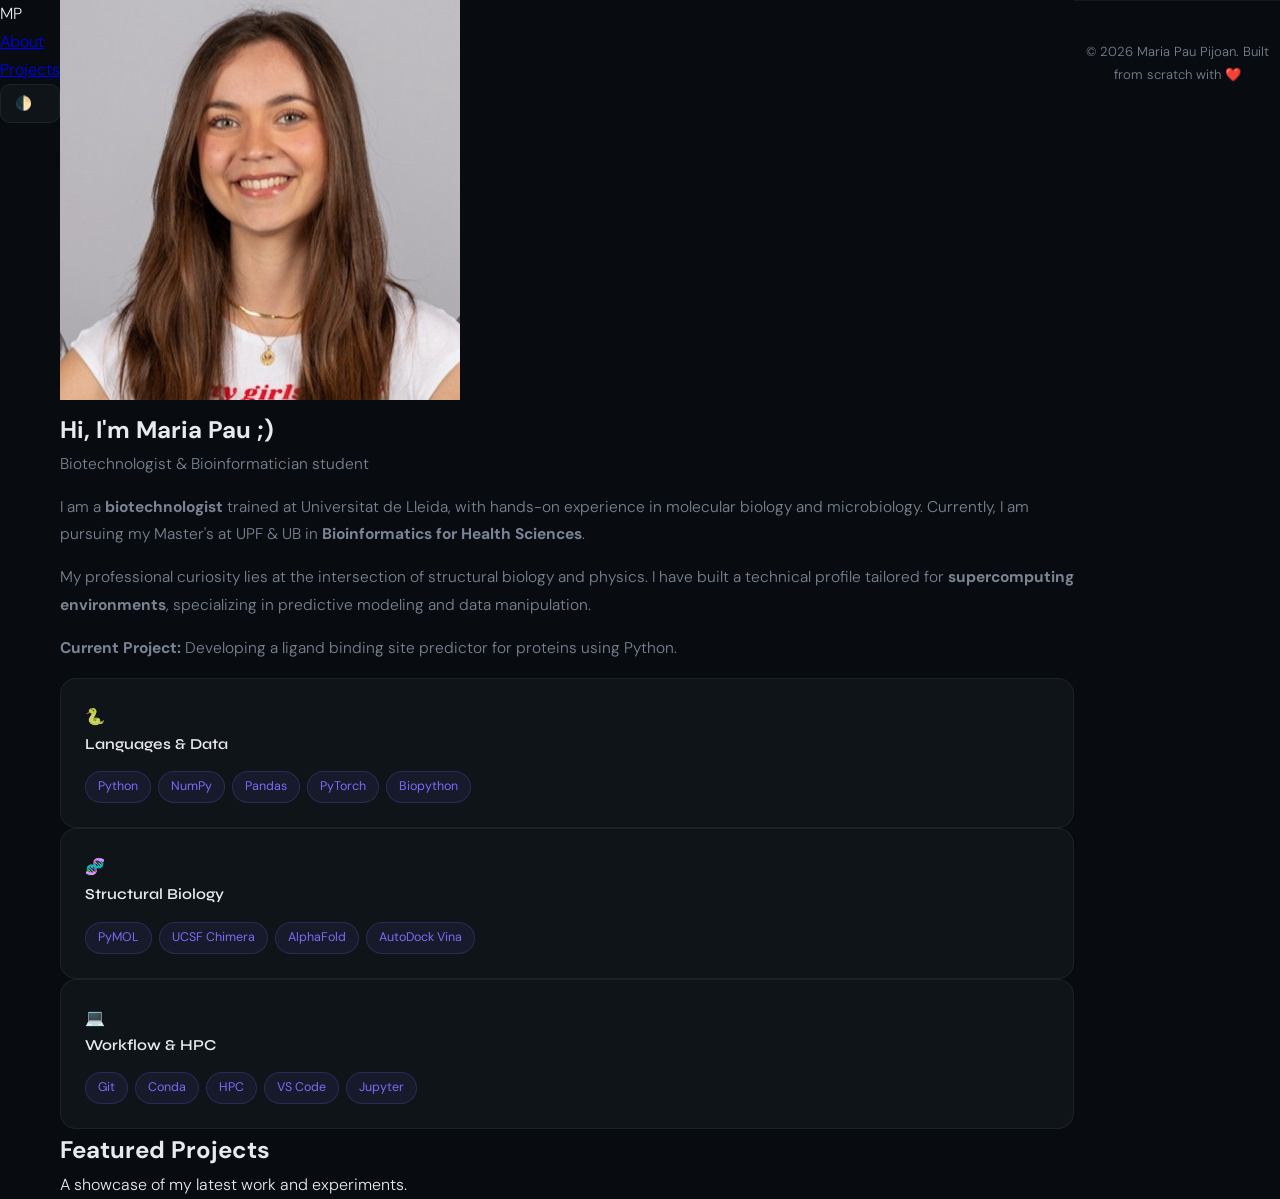
<file: myFirstHTML.html>
<!DOCTYPE html> 
<html lang="en">
<head>
    <meta charset="UTF-8">
    <meta name="viewport" content="width=device-width, initial-scale=1">
    <title>Maria Pau | Biotechnologist & Bioinformatitian student</title>
    <link rel="stylesheet" href="style.css">
</head>
<body>
    <nav class="navbar">
        <div class="logo">MP</div>
        <ul class="nav-links">
            <li><a href="#about">About</a></li>
            <li><a href="#projects">Projects</a></li>
            <li><button id="theme-toggle" aria-label="Toggle Dark Mode">🌓</button></li>
        </ul>
    </nav>

    <main>
        <section id="about" class="section">
            <div class="about-container">
                <img src="my-photo.jpg" alt="Maria Pau" class="profile-photo">
                <div class="about-text">
                    <h1>Hi, I'm Maria Pau ;)</h1>
                    <p class="subtitle">Biotechnologist & Bioinformatician student </p>
                </div>
            <div class="about-text">               
                <div class="card about-bio">
                    <p>
                        I am a <strong>biotechnologist</strong> trained at Universitat de Lleida, with hands-on experience in molecular biology and microbiology. Currently, I am pursuing my Master's at <span>UPF & UB</span> in <strong>Bioinformatics for Health Sciences</strong>.
                    </p>
                    <p>
                        My professional curiosity lies at the intersection of <span>structural biology and physics</span>. I have built a technical profile tailored for <strong>supercomputing environments</strong>, specializing in predictive modeling and data manipulation.
                    </p>
                    <p>
                        <strong>Current Project:</strong> Developing a <span>ligand binding site predictor</span> for proteins using Python.
                    </p>
                </div>

                <div class="skills-grid">
                    <div class="skill-card">
                        <div class="card-header">
                            <div class="icon-circle">🐍</div>
                            <h4>Languages & Data</h4>
                        </div>
                        <div class="tags">
                            <span>Python</span><span>NumPy</span><span>Pandas</span><span>PyTorch</span><span>Biopython</span>
                        </div>
                    </div>

                    <div class="skill-card">
                        <div class="card-header">
                            <div class="icon-circle">🧬</div>
                            <h4>Structural Biology</h4>
                        </div>
                        <div class="tags">
                            <span>PyMOL</span><span>UCSF Chimera</span><span>AlphaFold</span><span>AutoDock Vina</span>
                        </div>
                    </div>

                    <div class="skill-card">
                        <div class="card-header">
                            <div class="icon-circle">💻</div>
                            <h4>Workflow & HPC</h4>
                        </div>
                        <div class="tags">
                            <span>Git</span><span>Conda</span><span>HPC</span><span>VS Code</span><span>Jupyter</span>
                        </div>
                    </div>
                </div>
            </div>
            
        </section>

        <section id="projects" class="section">
            <div class="section-header">
                <h2>Featured Projects</h2>
                <p>A showcase of my latest work and experiments.</p>
            </div>
            
            <div class="project-grid"></div>
        </section>
    </main>

    <footer class="footer">
        <p>&copy; 2026 Maria Pau Pijoan. Built from scratch with ❤️</p>
    </footer>

    <script src="script.js"></script>
</body>
</html>
</file>
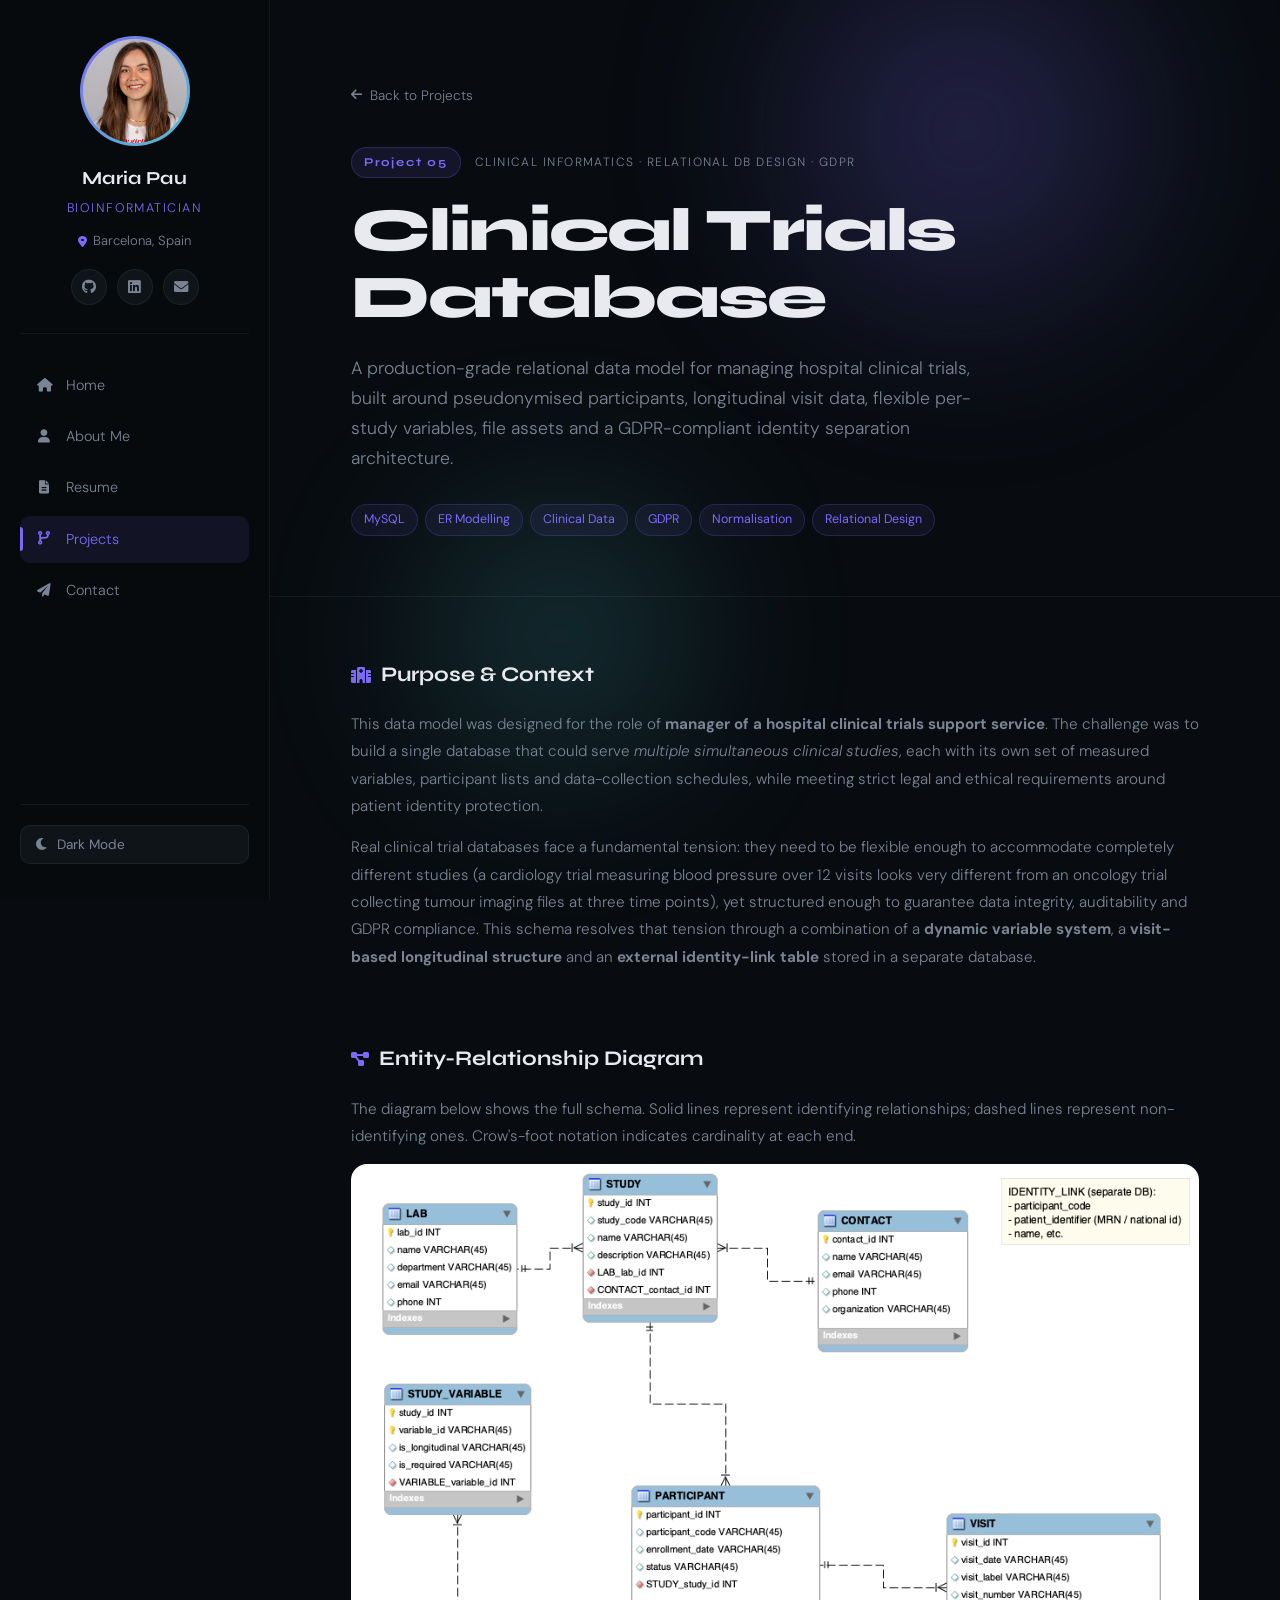
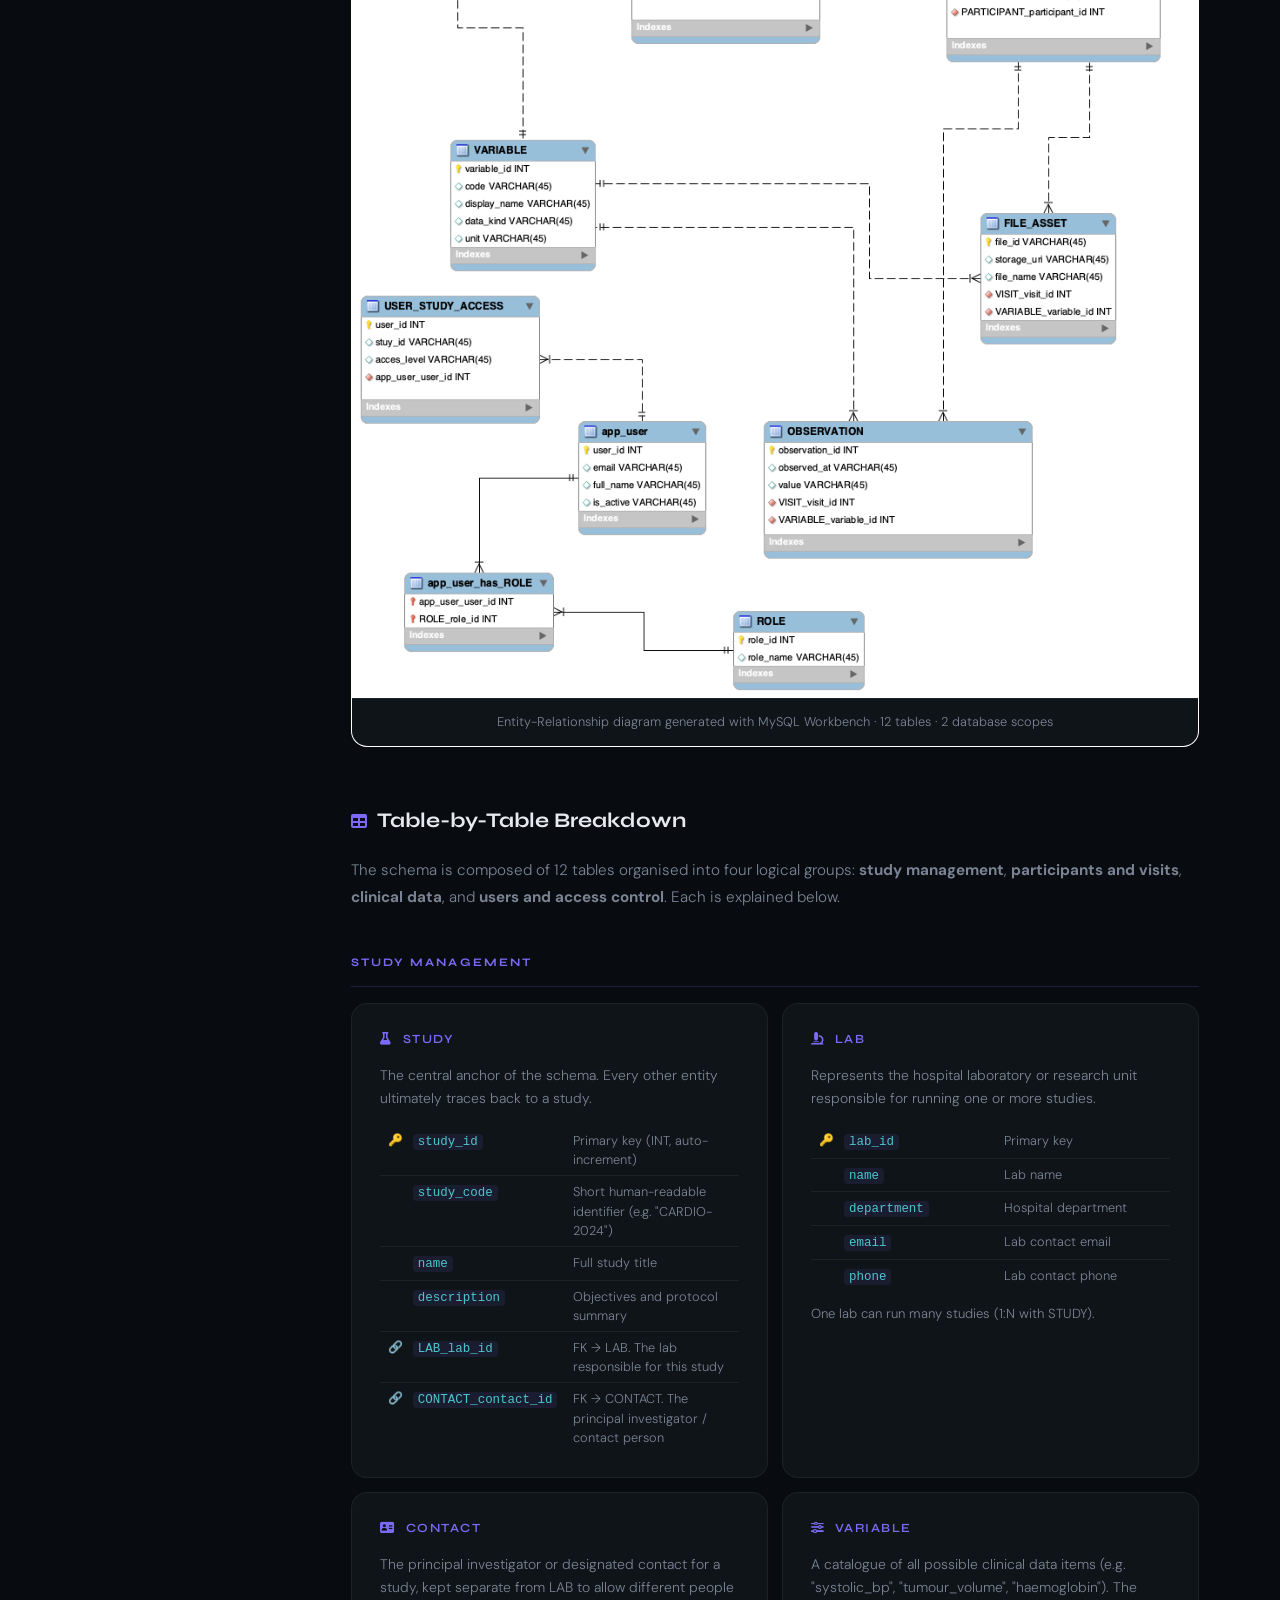
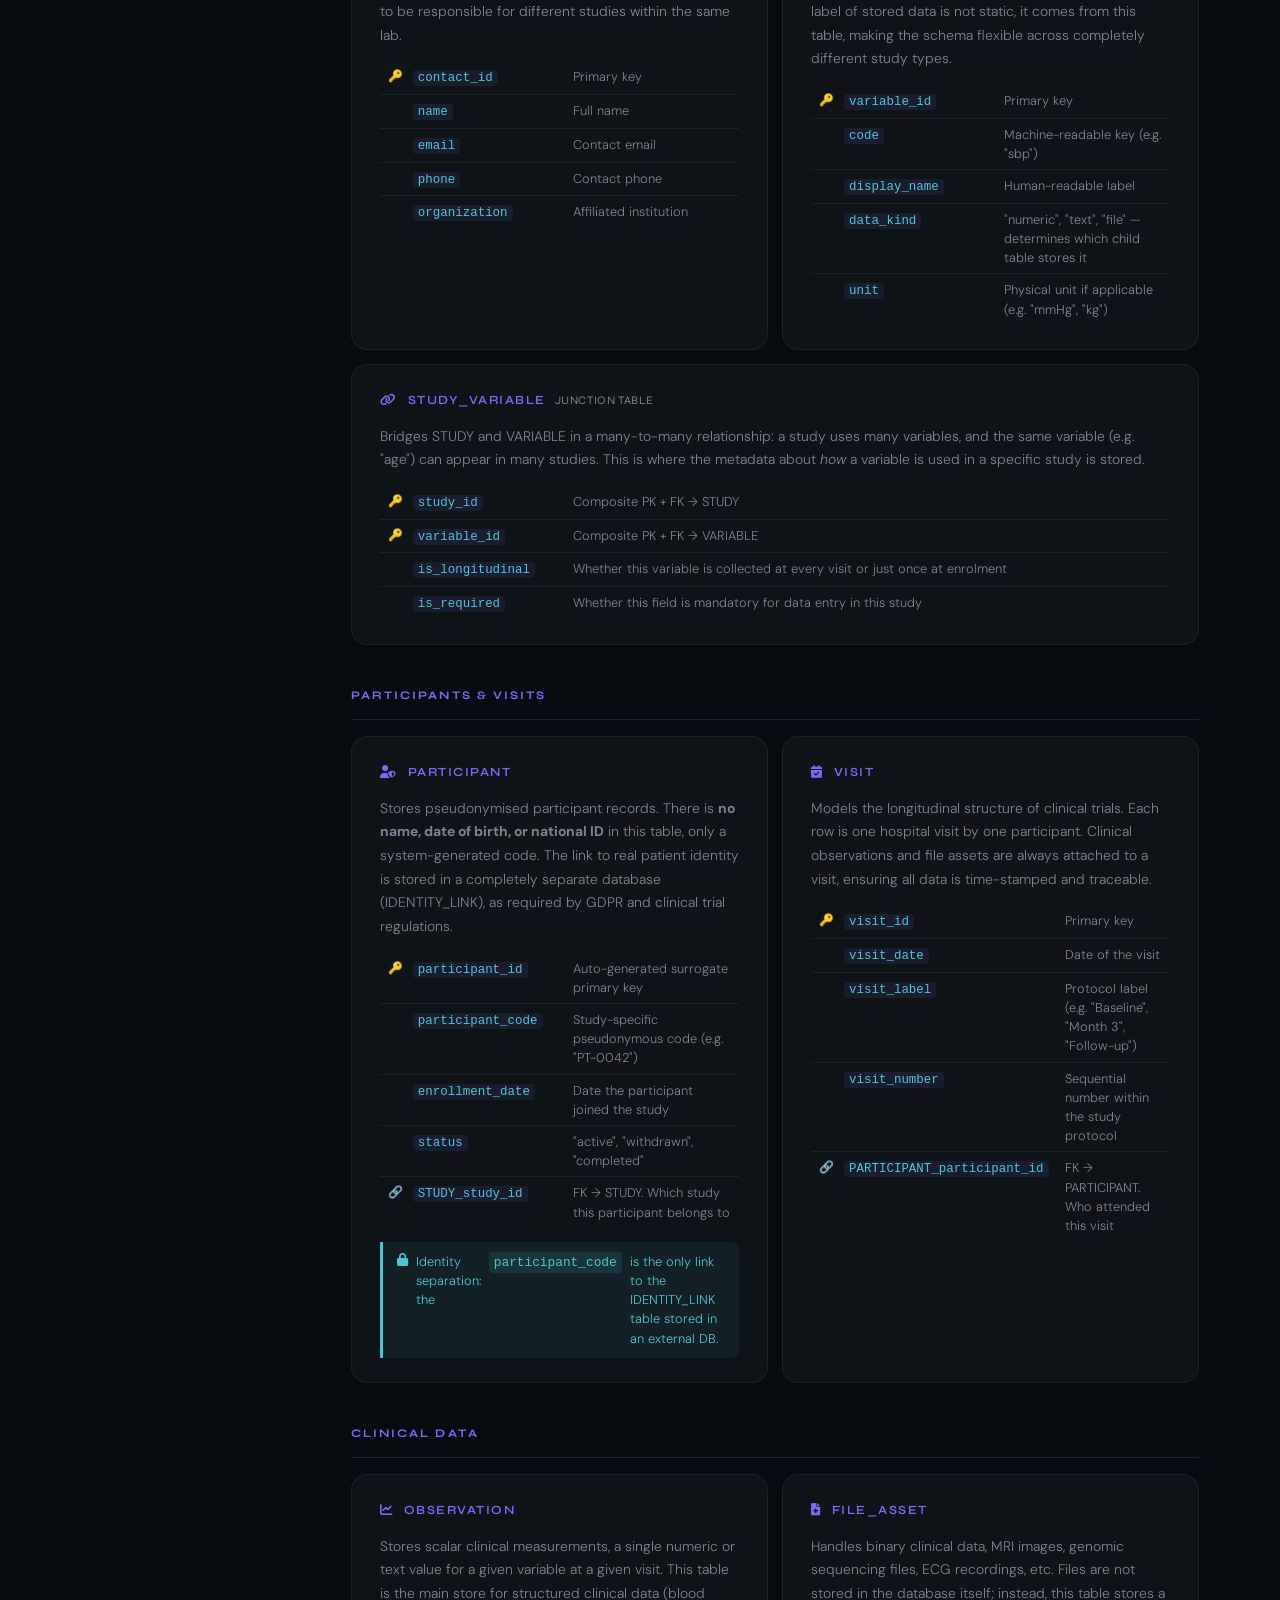
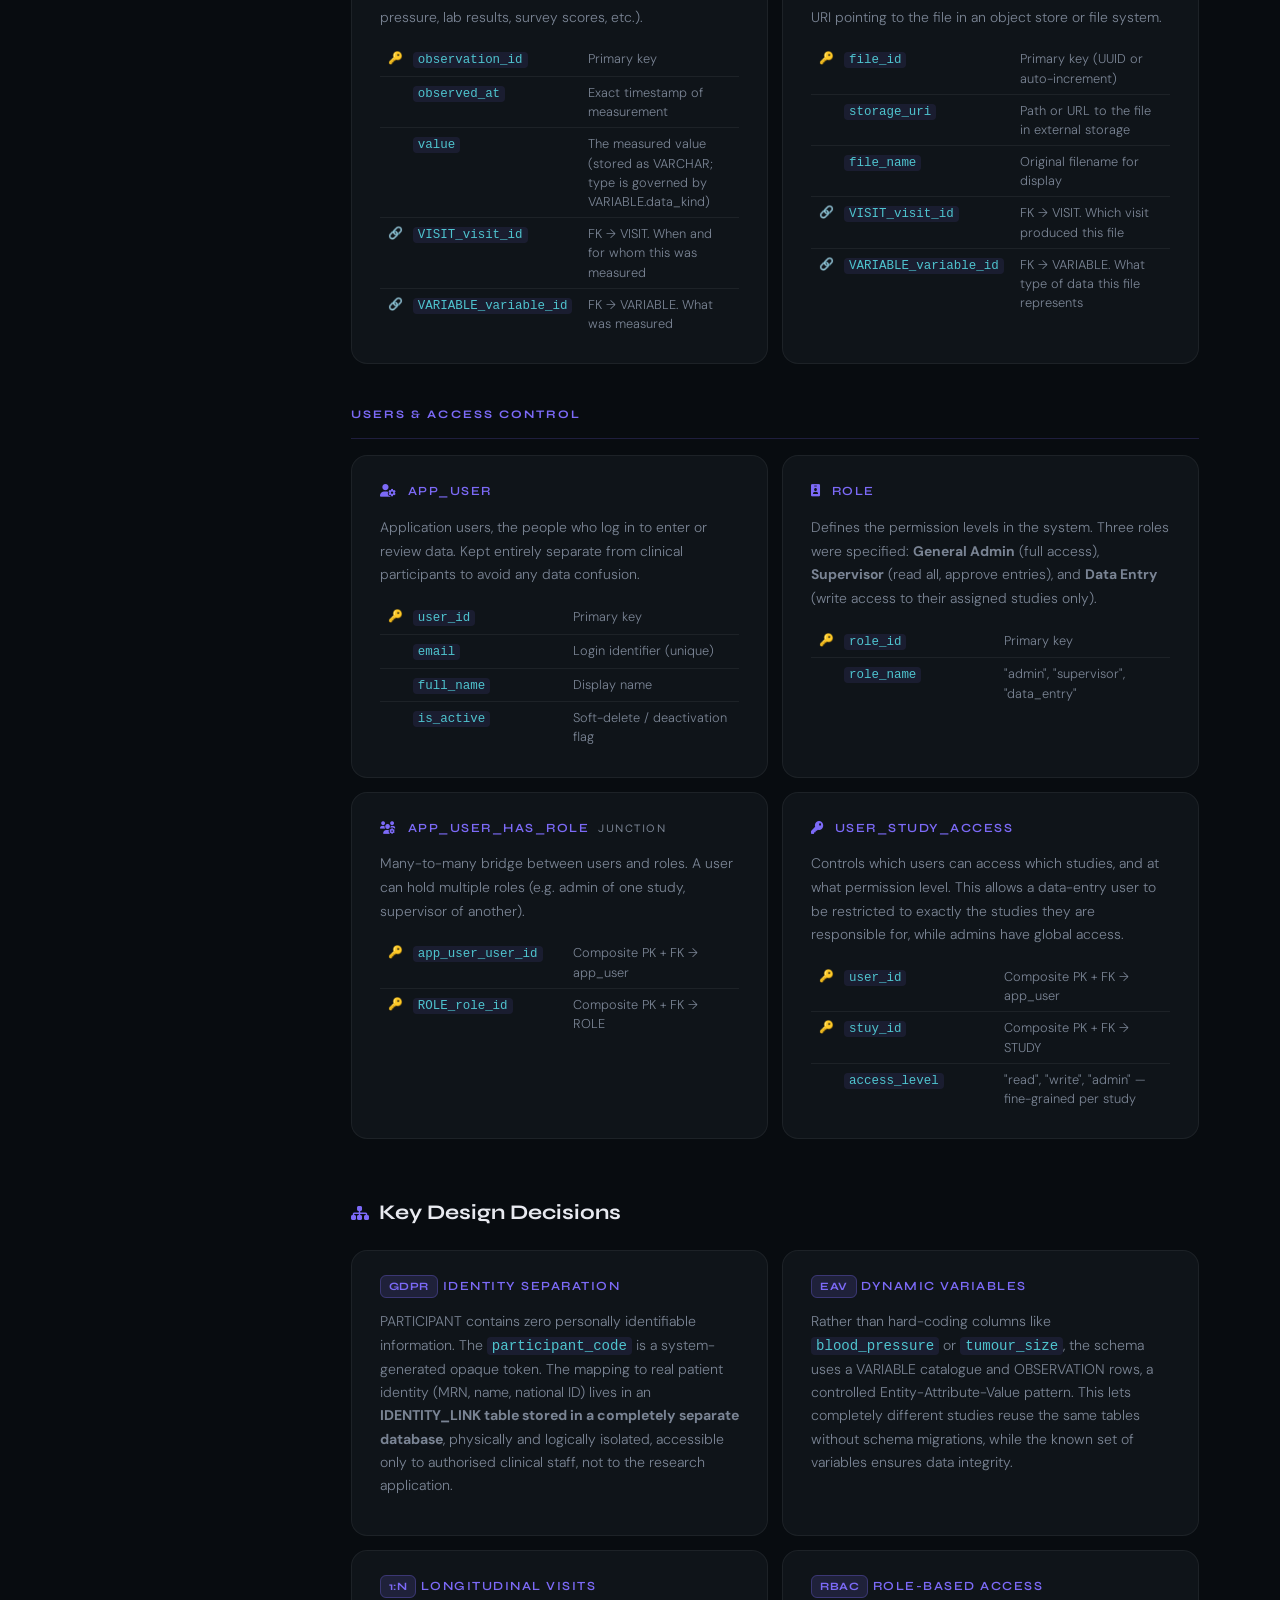
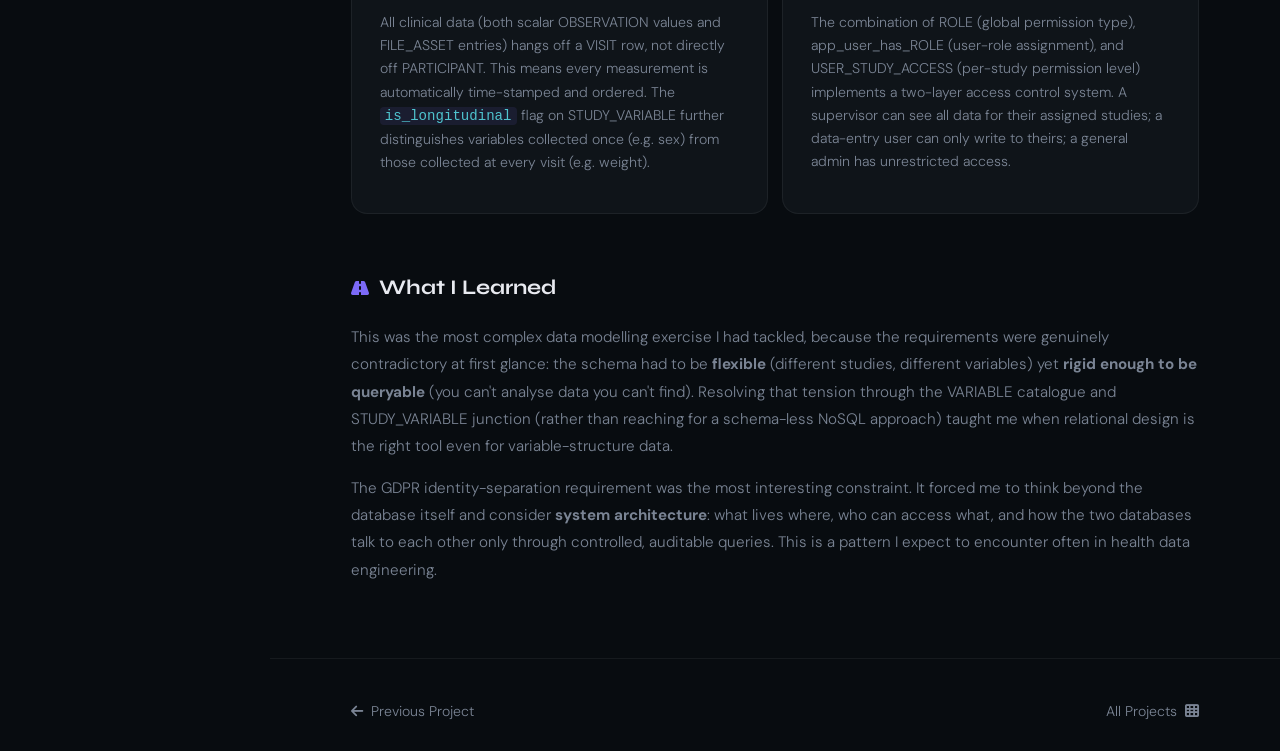
<file: project-clinical-db.html>
<!DOCTYPE html>
<html lang="en">
<head>
    <meta charset="UTF-8">
    <meta name="viewport" content="width=device-width, initial-scale=1">
    <title>Clinical Trials DB · Maria Pau</title>
    <link rel="icon" href="data:image/svg+xml,<svg xmlns=%22http://www.w3.org/2000/svg%22 viewBox=%220 0 100 100%22><text y=%22.9em%22 font-size=%2290%22>🧬</text></svg>">
    <link rel="stylesheet" href="style.css">
    <link rel="stylesheet" href="https://cdnjs.cloudflare.com/ajax/libs/font-awesome/6.0.0/css/all.min.css">
</head>
<body>

    <div class="bg-orb orb-1"></div>
    <div class="bg-orb orb-2"></div>

    <aside class="sidebar">
        <div class="sidebar-header">
            <div class="avatar-ring">
                <img src="my-photo.jpg" alt="Maria Pau" class="nav-avatar">
            </div>
            <h2 class="sidebar-name">Maria Pau</h2>
            <p class="sidebar-title">Bioinformatician</p>
            <div class="sidebar-location">
                <i class="fas fa-map-marker-alt"></i>
                <span>Barcelona, Spain</span>
            </div>
            <div class="social-links">
                <a href="https://github.com/MariaPau03" target="_blank" class="social-btn"><i class="fab fa-github"></i></a>
                <a href="https://linkedin.com/in/mariapau-pijoan-manresa" target="_blank" class="social-btn"><i class="fab fa-linkedin"></i></a>
                <a href="/cdn-cgi/l/email-protection#e28f83908b83928397cc928b888d838ca2858f838b8ecc818d8f" class="social-btn"><i class="fas fa-envelope"></i></a>
            </div>
        </div>
        <nav class="nav-menu">
            <ul>
                <li><a href="index.html#about" class="nav-link"><span class="nav-icon"><i class="fas fa-home"></i></span><span class="nav-label">Home</span></a></li>
                <li><a href="index.html#about-bio" class="nav-link"><span class="nav-icon"><i class="fas fa-user"></i></span><span class="nav-label">About Me</span></a></li>
                <li><a href="index.html#resume" class="nav-link"><span class="nav-icon"><i class="fas fa-file-alt"></i></span><span class="nav-label">Resume</span></a></li>
                <li><a href="index.html#projects" class="nav-link active"><span class="nav-icon"><i class="fas fa-code-branch"></i></span><span class="nav-label">Projects</span></a></li>
                <li><a href="index.html#contact" class="nav-link"><span class="nav-icon"><i class="fas fa-paper-plane"></i></span><span class="nav-label">Contact</span></a></li>
            </ul>
        </nav>
        <div class="sidebar-footer">
            <button id="theme-toggle"><i class="fas fa-moon"></i> <span>Dark Mode</span></button>
        </div>
    </aside>

    <div class="project-page">

        <!-- ── Hero ── -->
        <div class="project-hero">
            <a href="index.html#projects" class="back-link">
                <i class="fas fa-arrow-left"></i> Back to Projects
            </a>
            <div class="project-hero-meta">
                <span class="project-hero-num">Project 05</span>
                <span class="project-hero-category">Clinical Informatics · Relational DB Design · GDPR</span>
            </div>
            <h1>Clinical Trials Database</h1>
            <p class="project-hero-sub">A production-grade relational data model for managing hospital clinical trials, built around pseudonymised participants, longitudinal visit data, flexible per-study variables, file assets and a GDPR-compliant identity separation architecture.</p>
            <div class="project-hero-tags">
                <div class="tags">
                    <span>MySQL</span><span>ER Modelling</span><span>Clinical Data</span><span>GDPR</span><span>Normalisation</span><span>Relational Design</span>
                </div>
            </div>
        </div>

        <!-- ── Content ── -->
        <div class="project-content">

            <!-- Purpose -->
            <div class="project-section">
                <h2><i class="fas fa-hospital"></i> Purpose & Context</h2>
                <p>This data model was designed for the role of <strong>manager of a hospital clinical trials support service</strong>. The challenge was to build a single database that could serve <em>multiple simultaneous clinical studies</em>, each with its own set of measured variables, participant lists and data-collection schedules, while meeting strict legal and ethical requirements around patient identity protection.</p>
                <p>Real clinical trial databases face a fundamental tension: they need to be flexible enough to accommodate completely different studies (a cardiology trial measuring blood pressure over 12 visits looks very different from an oncology trial collecting tumour imaging files at three time points), yet structured enough to guarantee data integrity, auditability and GDPR compliance. This schema resolves that tension through a combination of a <strong>dynamic variable system</strong>, a <strong>visit-based longitudinal structure</strong> and an <strong>external identity-link table</strong> stored in a separate database.</p>
            </div>

            <!-- ER Diagram -->
            <div class="project-section">
                <h2><i class="fas fa-project-diagram"></i> Entity-Relationship Diagram</h2>
                <p>The diagram below shows the full schema. Solid lines represent identifying relationships; dashed lines represent non-identifying ones. Crow's-foot notation indicates cardinality at each end.</p>
                <div class="project-image-block">
                    <img src="data_model_clinical.png" alt="ER Diagram — Clinical Trials Database">
                    <div class="project-image-caption">Entity-Relationship diagram generated with MySQL Workbench · 12 tables · 2 database scopes</div>
                </div>
            </div>

            <!-- Table breakdown -->
            <div class="project-section">
                <h2><i class="fas fa-table"></i> Table-by-Table Breakdown</h2>
                <p>The schema is composed of 12 tables organised into four logical groups: <strong>study management</strong>, <strong>participants and visits</strong>, <strong>clinical data</strong>, and <strong>users and access control</strong>. Each is explained below.</p>

                <!-- Study management group -->
                <div class="db-group-label">Study Management</div>
                <div class="relations-grid" style="margin-bottom: 28px;">

                    <div class="project-info-card">
                        <h3><i class="fas fa-flask" style="color:var(--accent);margin-right:6px;"></i> STUDY</h3>
                        <p style="color:var(--text-dim);font-size:0.87rem;line-height:1.7;">
                            The central anchor of the schema. Every other entity ultimately traces back to a study.
                        </p>
                        <table class="schema-table">
                            <tr><td class="col-pk">🔑</td><td><code>study_id</code></td><td>Primary key (INT, auto-increment)</td></tr>
                            <tr><td></td><td><code>study_code</code></td><td>Short human-readable identifier (e.g. "CARDIO-2024")</td></tr>
                            <tr><td></td><td><code>name</code></td><td>Full study title</td></tr>
                            <tr><td></td><td><code>description</code></td><td>Objectives and protocol summary</td></tr>
                            <tr><td class="col-fk">🔗</td><td><code>LAB_lab_id</code></td><td>FK → LAB. The lab responsible for this study</td></tr>
                            <tr><td class="col-fk">🔗</td><td><code>CONTACT_contact_id</code></td><td>FK → CONTACT. The principal investigator / contact person</td></tr>
                        </table>
                    </div>

                    <div class="project-info-card">
                        <h3><i class="fas fa-microscope" style="color:var(--accent);margin-right:6px;"></i> LAB</h3>
                        <p style="color:var(--text-dim);font-size:0.87rem;line-height:1.7;">
                            Represents the hospital laboratory or research unit responsible for running one or more studies.
                        </p>
                        <table class="schema-table">
                            <tr><td class="col-pk">🔑</td><td><code>lab_id</code></td><td>Primary key</td></tr>
                            <tr><td></td><td><code>name</code></td><td>Lab name</td></tr>
                            <tr><td></td><td><code>department</code></td><td>Hospital department</td></tr>
                            <tr><td></td><td><code>email</code></td><td>Lab contact email</td></tr>
                            <tr><td></td><td><code>phone</code></td><td>Lab contact phone</td></tr>
                        </table>
                        <p style="color:var(--text-dim);font-size:0.82rem;margin-top:10px;">One lab can run many studies (1:N with STUDY).</p>
                    </div>

                    <div class="project-info-card">
                        <h3><i class="fas fa-address-card" style="color:var(--accent);margin-right:6px;"></i> CONTACT</h3>
                        <p style="color:var(--text-dim);font-size:0.87rem;line-height:1.7;">
                            The principal investigator or designated contact for a study, kept separate from LAB to allow different people to be responsible for different studies within the same lab.
                        </p>
                        <table class="schema-table">
                            <tr><td class="col-pk">🔑</td><td><code>contact_id</code></td><td>Primary key</td></tr>
                            <tr><td></td><td><code>name</code></td><td>Full name</td></tr>
                            <tr><td></td><td><code>email</code></td><td>Contact email</td></tr>
                            <tr><td></td><td><code>phone</code></td><td>Contact phone</td></tr>
                            <tr><td></td><td><code>organization</code></td><td>Affiliated institution</td></tr>
                        </table>
                    </div>

                    <div class="project-info-card">
                        <h3><i class="fas fa-sliders-h" style="color:var(--accent);margin-right:6px;"></i> VARIABLE</h3>
                        <p style="color:var(--text-dim);font-size:0.87rem;line-height:1.7;">
                            A catalogue of all possible clinical data items (e.g. "systolic_bp", "tumour_volume", "haemoglobin"). The label of stored data is not static, it comes from this table, making the schema flexible across completely different study types.
                        </p>
                        <table class="schema-table">
                            <tr><td class="col-pk">🔑</td><td><code>variable_id</code></td><td>Primary key</td></tr>
                            <tr><td></td><td><code>code</code></td><td>Machine-readable key (e.g. "sbp")</td></tr>
                            <tr><td></td><td><code>display_name</code></td><td>Human-readable label</td></tr>
                            <tr><td></td><td><code>data_kind</code></td><td>"numeric", "text", "file" — determines which child table stores it</td></tr>
                            <tr><td></td><td><code>unit</code></td><td>Physical unit if applicable (e.g. "mmHg", "kg")</td></tr>
                        </table>
                    </div>

                    <div class="project-info-card" style="grid-column: 1 / -1;">
                        <h3><i class="fas fa-link" style="color:var(--accent);margin-right:6px;"></i> STUDY_VARIABLE &nbsp;<span style="font-size:0.72rem;font-weight:400;color:var(--text-dim);letter-spacing:0.05em;">junction table</span></h3>
                        <p style="color:var(--text-dim);font-size:0.87rem;line-height:1.7;">
                            Bridges STUDY and VARIABLE in a many-to-many relationship: a study uses many variables, and the same variable (e.g. "age") can appear in many studies. This is where the metadata about <em>how</em> a variable is used in a specific study is stored.
                        </p>
                        <table class="schema-table">
                            <tr><td class="col-pk">🔑</td><td><code>study_id</code></td><td>Composite PK + FK → STUDY</td></tr>
                            <tr><td class="col-pk">🔑</td><td><code>variable_id</code></td><td>Composite PK + FK → VARIABLE</td></tr>
                            <tr><td></td><td><code>is_longitudinal</code></td><td>Whether this variable is collected at every visit or just once at enrolment</td></tr>
                            <tr><td></td><td><code>is_required</code></td><td>Whether this field is mandatory for data entry in this study</td></tr>
                        </table>
                    </div>
                </div>

                <!-- Participants & visits group -->
                <div class="db-group-label">Participants &amp; Visits</div>
                <div class="relations-grid" style="margin-bottom: 28px;">

                    <div class="project-info-card">
                        <h3><i class="fas fa-user-shield" style="color:var(--accent);margin-right:6px;"></i> PARTICIPANT</h3>
                        <p style="color:var(--text-dim);font-size:0.87rem;line-height:1.7;">
                            Stores pseudonymised participant records. There is <strong>no name, date of birth, or national ID</strong> in this table, only a system-generated code. The link to real patient identity is stored in a completely separate database (IDENTITY_LINK), as required by GDPR and clinical trial regulations.
                        </p>
                        <table class="schema-table">
                            <tr><td class="col-pk">🔑</td><td><code>participant_id</code></td><td>Auto-generated surrogate primary key</td></tr>
                            <tr><td></td><td><code>participant_code</code></td><td>Study-specific pseudonymous code (e.g. "PT-0042")</td></tr>
                            <tr><td></td><td><code>enrollment_date</code></td><td>Date the participant joined the study</td></tr>
                            <tr><td></td><td><code>status</code></td><td>"active", "withdrawn", "completed"</td></tr>
                            <tr><td class="col-fk">🔗</td><td><code>STUDY_study_id</code></td><td>FK → STUDY. Which study this participant belongs to</td></tr>
                        </table>
                        <div class="gdpr-note"><i class="fas fa-lock"></i> Identity separation: the <code>participant_code</code> is the only link to the IDENTITY_LINK table stored in an external DB.</div>
                    </div>

                    <div class="project-info-card">
                        <h3><i class="fas fa-calendar-check" style="color:var(--accent);margin-right:6px;"></i> VISIT</h3>
                        <p style="color:var(--text-dim);font-size:0.87rem;line-height:1.7;">
                            Models the longitudinal structure of clinical trials. Each row is one hospital visit by one participant. Clinical observations and file assets are always attached to a visit, ensuring all data is time-stamped and traceable.
                        </p>
                        <table class="schema-table">
                            <tr><td class="col-pk">🔑</td><td><code>visit_id</code></td><td>Primary key</td></tr>
                            <tr><td></td><td><code>visit_date</code></td><td>Date of the visit</td></tr>
                            <tr><td></td><td><code>visit_label</code></td><td>Protocol label (e.g. "Baseline", "Month 3", "Follow-up")</td></tr>
                            <tr><td></td><td><code>visit_number</code></td><td>Sequential number within the study protocol</td></tr>
                            <tr><td class="col-fk">🔗</td><td><code>PARTICIPANT_participant_id</code></td><td>FK → PARTICIPANT. Who attended this visit</td></tr>
                        </table>
                    </div>
                </div>

                <!-- Clinical data group -->
                <div class="db-group-label">Clinical Data</div>
                <div class="relations-grid" style="margin-bottom: 28px;">

                    <div class="project-info-card">
                        <h3><i class="fas fa-chart-line" style="color:var(--accent);margin-right:6px;"></i> OBSERVATION</h3>
                        <p style="color:var(--text-dim);font-size:0.87rem;line-height:1.7;">
                            Stores scalar clinical measurements, a single numeric or text value for a given variable at a given visit. This table is the main store for structured clinical data (blood pressure, lab results, survey scores, etc.).
                        </p>
                        <table class="schema-table">
                            <tr><td class="col-pk">🔑</td><td><code>observation_id</code></td><td>Primary key</td></tr>
                            <tr><td></td><td><code>observed_at</code></td><td>Exact timestamp of measurement</td></tr>
                            <tr><td></td><td><code>value</code></td><td>The measured value (stored as VARCHAR; type is governed by VARIABLE.data_kind)</td></tr>
                            <tr><td class="col-fk">🔗</td><td><code>VISIT_visit_id</code></td><td>FK → VISIT. When and for whom this was measured</td></tr>
                            <tr><td class="col-fk">🔗</td><td><code>VARIABLE_variable_id</code></td><td>FK → VARIABLE. What was measured</td></tr>
                        </table>
                    </div>

                    <div class="project-info-card">
                        <h3><i class="fas fa-file-medical" style="color:var(--accent);margin-right:6px;"></i> FILE_ASSET</h3>
                        <p style="color:var(--text-dim);font-size:0.87rem;line-height:1.7;">
                            Handles binary clinical data, MRI images, genomic sequencing files, ECG recordings, etc. Files are not stored in the database itself; instead, this table stores a URI pointing to the file in an object store or file system.
                        </p>
                        <table class="schema-table">
                            <tr><td class="col-pk">🔑</td><td><code>file_id</code></td><td>Primary key (UUID or auto-increment)</td></tr>
                            <tr><td></td><td><code>storage_uri</code></td><td>Path or URL to the file in external storage</td></tr>
                            <tr><td></td><td><code>file_name</code></td><td>Original filename for display</td></tr>
                            <tr><td class="col-fk">🔗</td><td><code>VISIT_visit_id</code></td><td>FK → VISIT. Which visit produced this file</td></tr>
                            <tr><td class="col-fk">🔗</td><td><code>VARIABLE_variable_id</code></td><td>FK → VARIABLE. What type of data this file represents</td></tr>
                        </table>
                    </div>
                </div>

                <!-- Users & access group -->
                <div class="db-group-label">Users &amp; Access Control</div>
                <div class="relations-grid" style="margin-bottom: 0;">

                    <div class="project-info-card">
                        <h3><i class="fas fa-user-cog" style="color:var(--accent);margin-right:6px;"></i> app_user</h3>
                        <p style="color:var(--text-dim);font-size:0.87rem;line-height:1.7;">
                            Application users, the people who log in to enter or review data. Kept entirely separate from clinical participants to avoid any data confusion.
                        </p>
                        <table class="schema-table">
                            <tr><td class="col-pk">🔑</td><td><code>user_id</code></td><td>Primary key</td></tr>
                            <tr><td></td><td><code>email</code></td><td>Login identifier (unique)</td></tr>
                            <tr><td></td><td><code>full_name</code></td><td>Display name</td></tr>
                            <tr><td></td><td><code>is_active</code></td><td>Soft-delete / deactivation flag</td></tr>
                        </table>
                    </div>

                    <div class="project-info-card">
                        <h3><i class="fas fa-id-badge" style="color:var(--accent);margin-right:6px;"></i> ROLE</h3>
                        <p style="color:var(--text-dim);font-size:0.87rem;line-height:1.7;">
                            Defines the permission levels in the system. Three roles were specified: <strong>General Admin</strong> (full access), <strong>Supervisor</strong> (read all, approve entries), and <strong>Data Entry</strong> (write access to their assigned studies only).
                        </p>
                        <table class="schema-table">
                            <tr><td class="col-pk">🔑</td><td><code>role_id</code></td><td>Primary key</td></tr>
                            <tr><td></td><td><code>role_name</code></td><td>"admin", "supervisor", "data_entry"</td></tr>
                        </table>
                    </div>

                    <div class="project-info-card">
                        <h3><i class="fas fa-users-cog" style="color:var(--accent);margin-right:6px;"></i> app_user_has_ROLE &nbsp;<span style="font-size:0.72rem;font-weight:400;color:var(--text-dim);">junction</span></h3>
                        <p style="color:var(--text-dim);font-size:0.87rem;line-height:1.7;">
                            Many-to-many bridge between users and roles. A user can hold multiple roles (e.g. admin of one study, supervisor of another).
                        </p>
                        <table class="schema-table">
                            <tr><td class="col-pk">🔑</td><td><code>app_user_user_id</code></td><td>Composite PK + FK → app_user</td></tr>
                            <tr><td class="col-pk">🔑</td><td><code>ROLE_role_id</code></td><td>Composite PK + FK → ROLE</td></tr>
                        </table>
                    </div>

                    <div class="project-info-card">
                        <h3><i class="fas fa-key" style="color:var(--accent);margin-right:6px;"></i> USER_STUDY_ACCESS</h3>
                        <p style="color:var(--text-dim);font-size:0.87rem;line-height:1.7;">
                            Controls which users can access which studies, and at what permission level. This allows a data-entry user to be restricted to exactly the studies they are responsible for, while admins have global access.
                        </p>
                        <table class="schema-table">
                            <tr><td class="col-pk">🔑</td><td><code>user_id</code></td><td>Composite PK + FK → app_user</td></tr>
                            <tr><td class="col-pk">🔑</td><td><code>stuy_id</code></td><td>Composite PK + FK → STUDY</td></tr>
                            <tr><td></td><td><code>access_level</code></td><td>"read", "write", "admin" — fine-grained per study</td></tr>
                        </table>
                    </div>
                </div>
            </div>

            <!-- Key design decisions -->
            <div class="project-section">
                <h2><i class="fas fa-sitemap"></i> Key Design Decisions</h2>

                <div class="relations-grid">
                    <div class="project-info-card">
                        <h3><span class="db-relation-badge">GDPR</span> Identity Separation</h3>
                        <p style="color:var(--text-dim);font-size:0.88rem;line-height:1.65;">
                            PARTICIPANT contains zero personally identifiable information. The <code style="background:rgba(124,106,247,0.1);color:var(--accent-2);padding:1px 5px;border-radius:4px;">participant_code</code> is a system-generated opaque token. The mapping to real patient identity (MRN, name, national ID) lives in an <strong>IDENTITY_LINK table stored in a completely separate database</strong>, physically and logically isolated, accessible only to authorised clinical staff, not to the research application.
                        </p>
                    </div>
                    <div class="project-info-card">
                        <h3><span class="db-relation-badge">EAV</span> Dynamic Variables</h3>
                        <p style="color:var(--text-dim);font-size:0.88rem;line-height:1.65;">
                            Rather than hard-coding columns like <code style="background:rgba(124,106,247,0.1);color:var(--accent-2);padding:1px 5px;border-radius:4px;">blood_pressure</code> or <code style="background:rgba(124,106,247,0.1);color:var(--accent-2);padding:1px 5px;border-radius:4px;">tumour_size</code>, the schema uses a VARIABLE catalogue and OBSERVATION rows, a controlled Entity-Attribute-Value pattern. This lets completely different studies reuse the same tables without schema migrations, while the known set of variables ensures data integrity.
                        </p>
                    </div>
                    <div class="project-info-card">
                        <h3><span class="db-relation-badge">1:N</span> Longitudinal Visits</h3>
                        <p style="color:var(--text-dim);font-size:0.88rem;line-height:1.65;">
                            All clinical data (both scalar OBSERVATION values and FILE_ASSET entries) hangs off a VISIT row, not directly off PARTICIPANT. This means every measurement is automatically time-stamped and ordered. The <code style="background:rgba(124,106,247,0.1);color:var(--accent-2);padding:1px 5px;border-radius:4px;">is_longitudinal</code> flag on STUDY_VARIABLE further distinguishes variables collected once (e.g. sex) from those collected at every visit (e.g. weight).
                        </p>
                    </div>
                    <div class="project-info-card">
                        <h3><span class="db-relation-badge">RBAC</span> Role-Based Access</h3>
                        <p style="color:var(--text-dim);font-size:0.88rem;line-height:1.65;">
                            The combination of ROLE (global permission type), app_user_has_ROLE (user-role assignment), and USER_STUDY_ACCESS (per-study permission level) implements a two-layer access control system. A supervisor can see all data for their assigned studies; a data-entry user can only write to theirs; a general admin has unrestricted access.
                        </p>
                    </div>
                </div>
            </div>

            <!-- What I learned -->
            <div class="project-section">
                <h2><i class="fas fa-road"></i> What I Learned</h2>
                <p>This was the most complex data modelling exercise I had tackled, because the requirements were genuinely contradictory at first glance: the schema had to be <strong>flexible</strong> (different studies, different variables) yet <strong>rigid enough to be queryable</strong> (you can't analyse data you can't find). Resolving that tension through the VARIABLE catalogue and STUDY_VARIABLE junction (rather than reaching for a schema-less NoSQL approach) taught me when relational design is the right tool even for variable-structure data.</p>
                <p>The GDPR identity-separation requirement was the most interesting constraint. It forced me to think beyond the database itself and consider <strong>system architecture</strong>: what lives where, who can access what, and how the two databases talk to each other only through controlled, auditable queries. This is a pattern I expect to encounter often in health data engineering.</p>
            </div>

        </div>

        <div class="project-footer-nav">
            <a href="project-clustal.html"><i class="fas fa-arrow-left"></i> Previous Project</a>
            <a href="index.html#projects">All Projects <i class="fas fa-th"></i></a>
        </div>

    </div>

    <s

    <script src="script.js"></script>
</body>
</html>
</file>
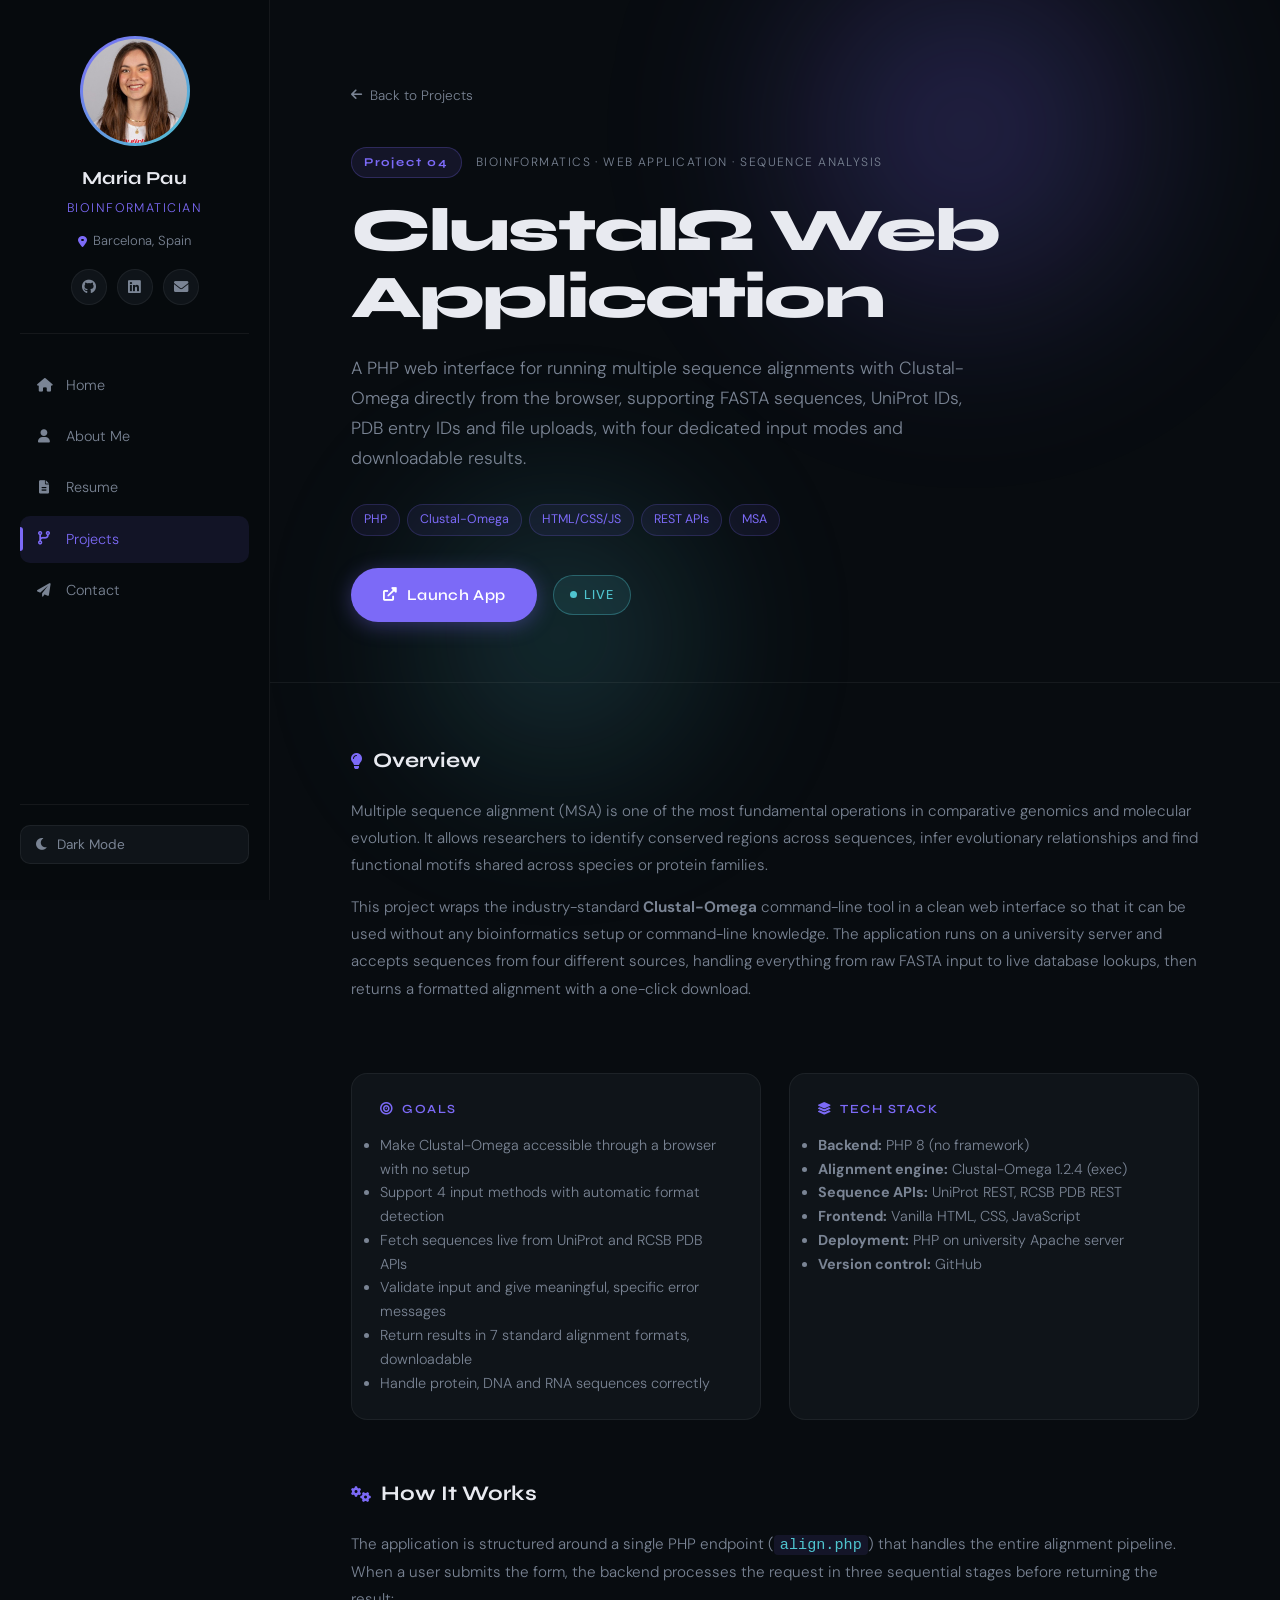
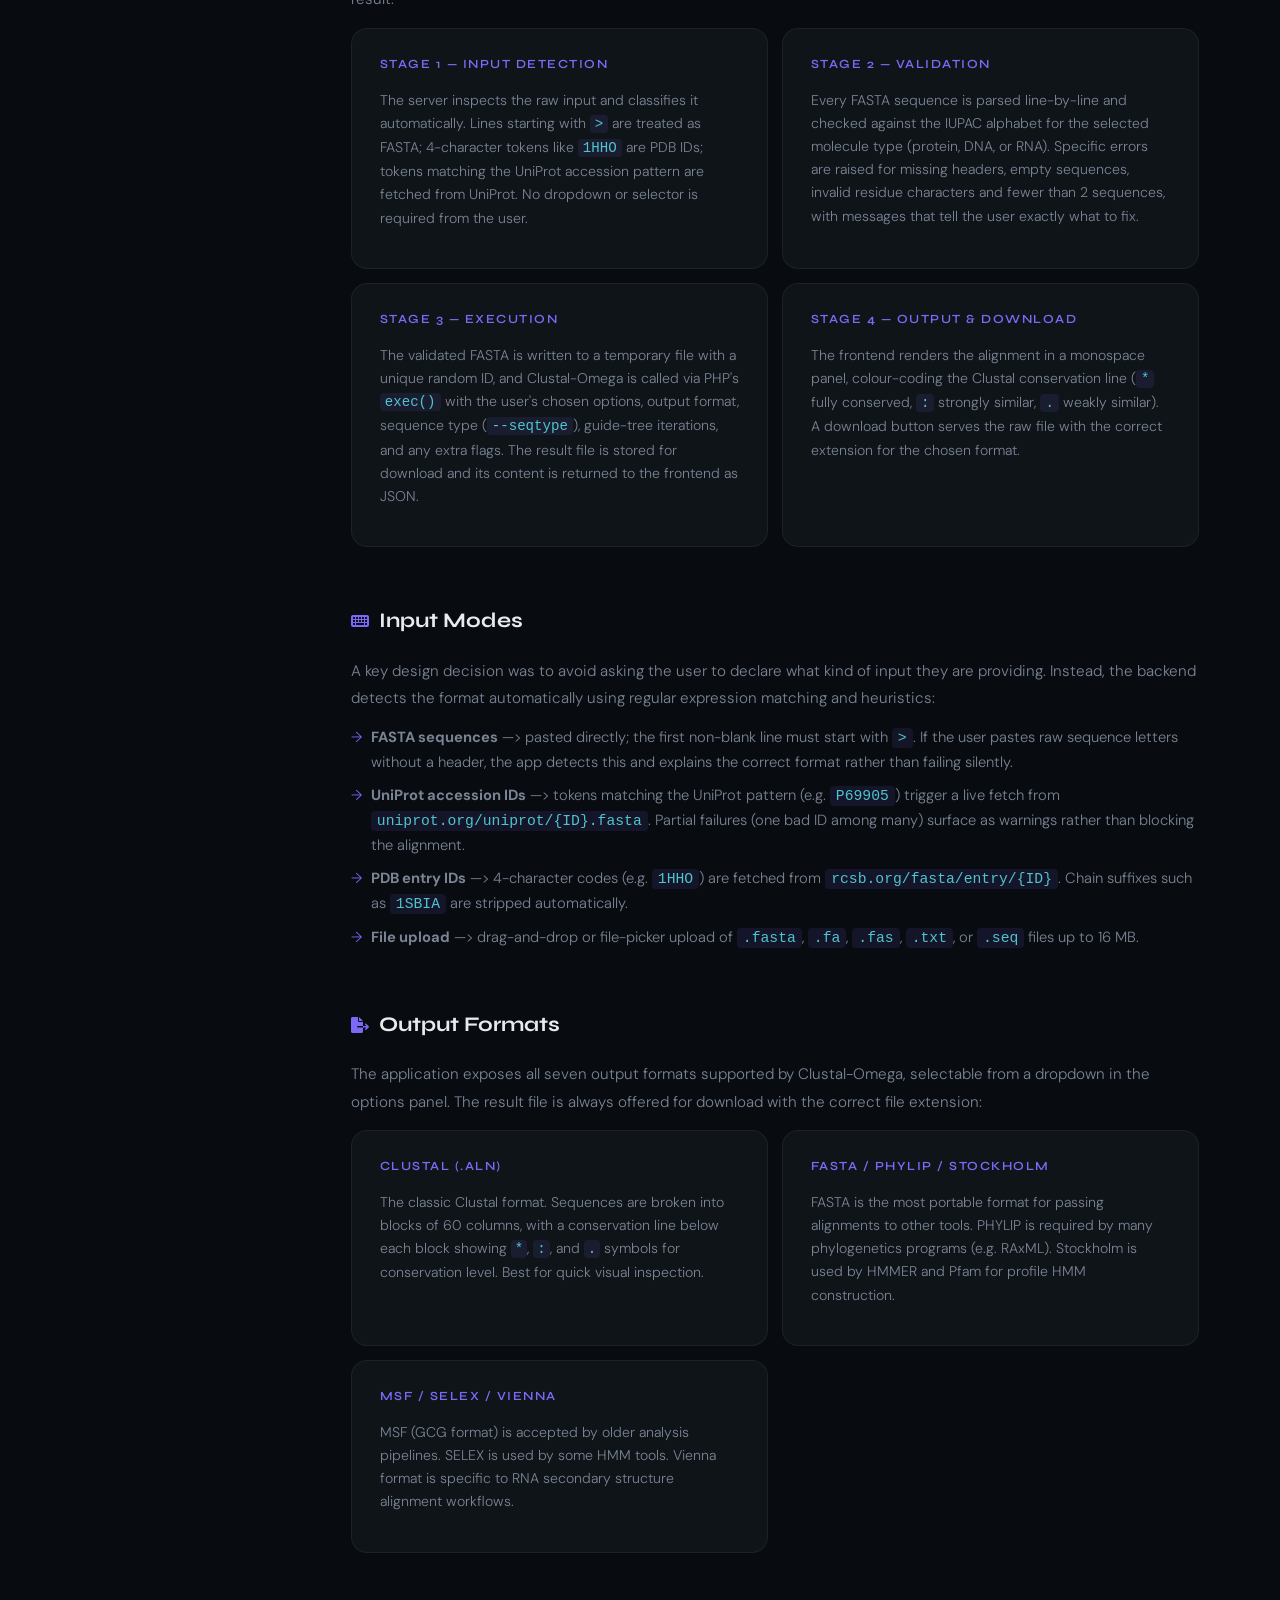
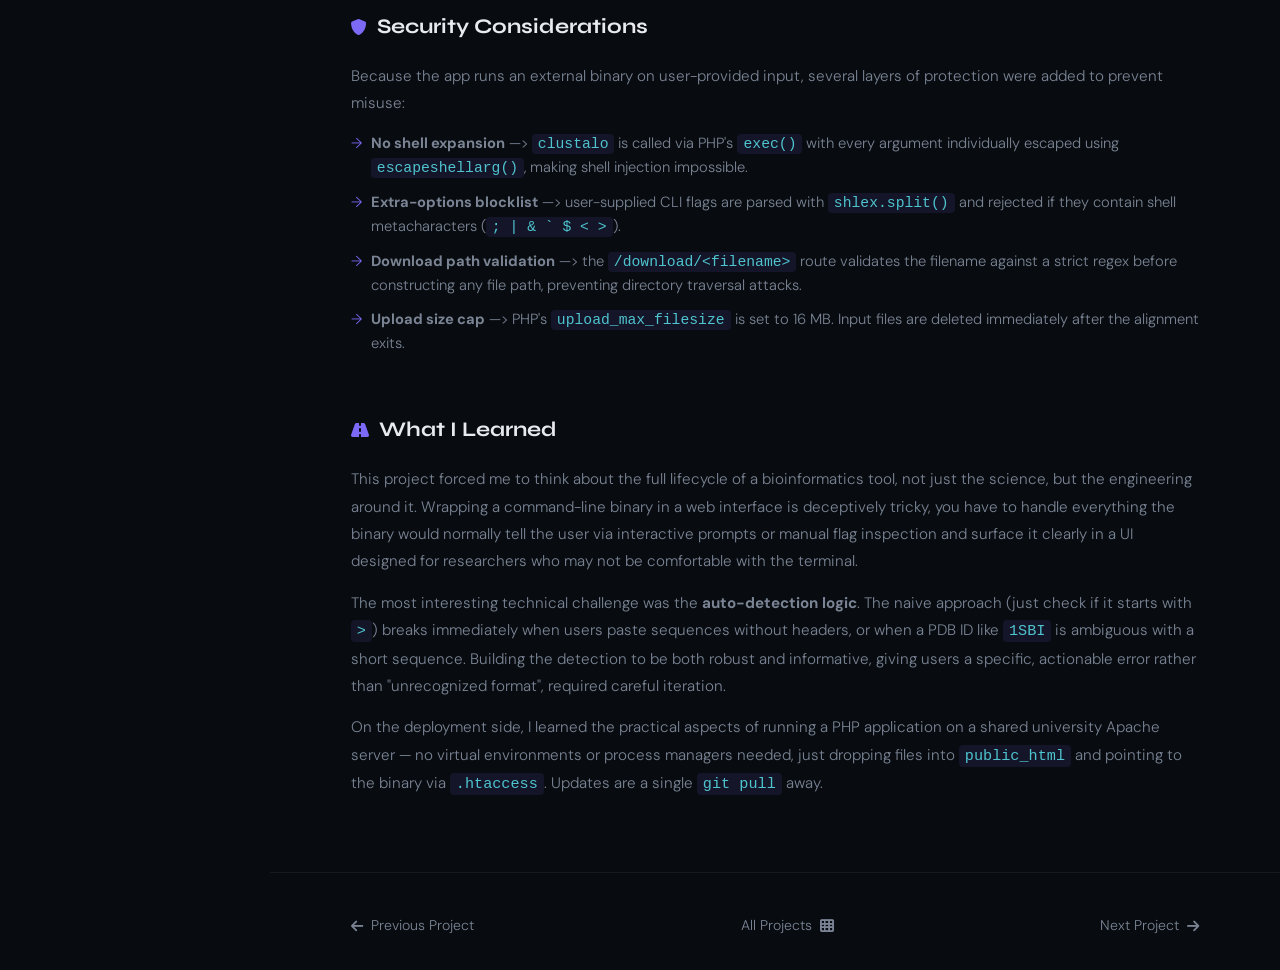
<file: project-clustal.html>
<!DOCTYPE html>
<html lang="en">
<head>
    <meta charset="UTF-8">
    <meta name="viewport" content="width=device-width, initial-scale=1">
    <title>ClustalΩ Web App · Maria Pau</title>
    <link rel="icon" href="data:image/svg+xml,<svg xmlns=%22http://www.w3.org/2000/svg%22 viewBox=%220 0 100 100%22><text y=%22.9em%22 font-size=%2290%22>🧬</text></svg>">
    <link rel="stylesheet" href="style.css">
    <link rel="stylesheet" href="https://cdnjs.cloudflare.com/ajax/libs/font-awesome/6.0.0/css/all.min.css">
</head>
<body>

    <div class="bg-orb orb-1"></div>
    <div class="bg-orb orb-2"></div>

    <aside class="sidebar">
        <div class="sidebar-header">
            <div class="avatar-ring">
                <img src="my-photo.jpg" alt="Maria Pau" class="nav-avatar">
            </div>
            <h2 class="sidebar-name">Maria Pau</h2>
            <p class="sidebar-title">Bioinformatician</p>
            <div class="sidebar-location">
                <i class="fas fa-map-marker-alt"></i>
                <span>Barcelona, Spain</span>
            </div>
            <div class="social-links">
                <a href="https://github.com/MariaPau03" target="_blank" class="social-btn"><i class="fab fa-github"></i></a>
                <a href="https://linkedin.com/in/mariapau-pijoan-manresa" target="_blank" class="social-btn"><i class="fab fa-linkedin"></i></a>
                <a href="/cdn-cgi/l/email-protection#9af7fbe8f3fbeafbefdaffe2fbf7eaf6ffb4f9f5f7" class="social-btn"><i class="fas fa-envelope"></i></a>
            </div>
        </div>
        <nav class="nav-menu">
            <ul>
                <li><a href="index.html#about" class="nav-link"><span class="nav-icon"><i class="fas fa-home"></i></span><span class="nav-label">Home</span></a></li>
                <li><a href="index.html#about-bio" class="nav-link"><span class="nav-icon"><i class="fas fa-user"></i></span><span class="nav-label">About Me</span></a></li>
                <li><a href="index.html#resume" class="nav-link"><span class="nav-icon"><i class="fas fa-file-alt"></i></span><span class="nav-label">Resume</span></a></li>
                <li><a href="index.html#projects" class="nav-link active"><span class="nav-icon"><i class="fas fa-code-branch"></i></span><span class="nav-label">Projects</span></a></li>
                <li><a href="index.html#contact" class="nav-link"><span class="nav-icon"><i class="fas fa-paper-plane"></i></span><span class="nav-label">Contact</span></a></li>
            </ul>
        </nav>
        <div class="sidebar-footer">
            <button id="theme-toggle"><i class="fas fa-moon"></i> <span>Dark Mode</span></button>
        </div>
    </aside>

    <div class="project-page">

        <!-- ─── Hero ─── -->
        <div class="project-hero">
            <a href="index.html#projects" class="back-link">
                <i class="fas fa-arrow-left"></i> Back to Projects
            </a>
            <div class="project-hero-meta">
                <span class="project-hero-num">Project 04</span>
                <span class="project-hero-category">Bioinformatics · Web Application · Sequence Analysis</span>
            </div>
            <h1>ClustalΩ Web Application</h1>
            <p class="project-hero-sub">A PHP web interface for running multiple sequence alignments with Clustal-Omega directly from the browser, supporting FASTA sequences, UniProt IDs, PDB entry IDs and file uploads, with four dedicated input modes and downloadable results.</p>
            <div class="project-hero-tags">
                <div class="tags">
                    <span>PHP</span><span>Clustal-Omega</span><span>HTML/CSS/JS</span><span>REST APIs</span><span>MSA</span>
                </div>
            </div>

            <div class="project-hero-actions">
                <a href="https://formacio.bq.ub.edu/~u316755/clustal/" target="_blank" rel="noopener noreferrer" class="launch-btn">
                    <i class="fas fa-external-link-alt"></i> Launch App
                </a>
                <span class="live-badge"><span class="live-dot"></span> Live</span>
            </div>
        </div>

        <!-- ─── Content ─── -->
        <div class="project-content">

            <!-- Overview -->
            <div class="project-section">
                <h2><i class="fas fa-lightbulb"></i> Overview</h2>
                <p>Multiple sequence alignment (MSA) is one of the most fundamental operations in comparative genomics and molecular evolution. It allows researchers to identify conserved regions across sequences, infer evolutionary relationships and find functional motifs shared across species or protein families.</p>
                <p>This project wraps the industry-standard <strong>Clustal-Omega</strong> command-line tool in a clean web interface so that it can be used without any bioinformatics setup or command-line knowledge. The application runs on a university server and accepts sequences from four different sources, handling everything from raw FASTA input to live database lookups, then returns a formatted alignment with a one-click download.</p>
            </div>

            <!-- Goals & Stack -->
            <div class="project-two-col">
                <div class="project-info-card">
                    <h3><i class="fas fa-bullseye"></i> &nbsp;Goals</h3>
                    <ul class="project-section">
                        <li>Make Clustal-Omega accessible through a browser with no setup</li>
                        <li>Support 4 input methods with automatic format detection</li>
                        <li>Fetch sequences live from UniProt and RCSB PDB APIs</li>
                        <li>Validate input and give meaningful, specific error messages</li>
                        <li>Return results in 7 standard alignment formats, downloadable</li>
                        <li>Handle protein, DNA and RNA sequences correctly</li>
                    </ul>
                </div>
                <div class="project-info-card">
                    <h3><i class="fas fa-layer-group"></i> &nbsp;Tech Stack</h3>
                    <ul class="project-section">
                        <li><strong>Backend:</strong> PHP 8 (no framework)</li>
                        <li><strong>Alignment engine:</strong> Clustal-Omega 1.2.4 (exec)</li>
                        <li><strong>Sequence APIs:</strong> UniProt REST, RCSB PDB REST</li>
                        <li><strong>Frontend:</strong> Vanilla HTML, CSS, JavaScript</li>
                        <li><strong>Deployment:</strong> PHP on university Apache server</li>
                        <li><strong>Version control:</strong> GitHub</li>
                    </ul>
                </div>
            </div>

            <!-- How it works -->
            <div class="project-section">
                <h2><i class="fas fa-cogs"></i> How It Works</h2>
                <p>The application is structured around a single PHP endpoint (<code style="background:rgba(124,106,247,0.1);color:var(--accent-2);padding:1px 6px;border-radius:4px;">align.php</code>) that handles the entire alignment pipeline. When a user submits the form, the backend processes the request in three sequential stages before returning the result:</p>

                <div class="relations-grid">
                    <div class="project-info-card">
                        <h3>Stage 1 — Input Detection</h3>
                        <p style="color:var(--text-dim);font-size:0.88rem;line-height:1.65;">The server inspects the raw input and classifies it automatically. Lines starting with <code style="background:rgba(124,106,247,0.1);color:var(--accent-2);padding:1px 5px;border-radius:4px;">&gt;</code> are treated as FASTA; 4-character tokens like <code style="background:rgba(124,106,247,0.1);color:var(--accent-2);padding:1px 5px;border-radius:4px;">1HHO</code> are PDB IDs; tokens matching the UniProt accession pattern are fetched from UniProt. No dropdown or selector is required from the user.</p>
                    </div>
                    <div class="project-info-card">
                        <h3>Stage 2 — Validation</h3>
                        <p style="color:var(--text-dim);font-size:0.88rem;line-height:1.65;">Every FASTA sequence is parsed line-by-line and checked against the IUPAC alphabet for the selected molecule type (protein, DNA, or RNA). Specific errors are raised for missing headers, empty sequences, invalid residue characters and fewer than 2 sequences, with messages that tell the user exactly what to fix.</p>
                    </div>
                    <div class="project-info-card">
                        <h3>Stage 3 — Execution</h3>
                        <p style="color:var(--text-dim);font-size:0.88rem;line-height:1.65;">The validated FASTA is written to a temporary file with a unique random ID, and Clustal-Omega is called via PHP's <code style="background:rgba(124,106,247,0.1);color:var(--accent-2);padding:1px 5px;border-radius:4px;">exec()</code> with the user's chosen options, output format, sequence type (<code style="background:rgba(124,106,247,0.1);color:var(--accent-2);padding:1px 5px;border-radius:4px;">--seqtype</code>), guide-tree iterations, and any extra flags. The result file is stored for download and its content is returned to the frontend as JSON.</p>
                    </div>
                    <div class="project-info-card">
                        <h3>Stage 4 — Output & Download</h3>
                        <p style="color:var(--text-dim);font-size:0.88rem;line-height:1.65;">The frontend renders the alignment in a monospace panel, colour-coding the Clustal conservation line (<code style="background:rgba(124,106,247,0.1);color:var(--accent-2);padding:1px 5px;border-radius:4px;">*</code> fully conserved, <code style="background:rgba(124,106,247,0.1);color:var(--accent-2);padding:1px 5px;border-radius:4px;">:</code> strongly similar, <code style="background:rgba(124,106,247,0.1);color:var(--accent-2);padding:1px 5px;border-radius:4px;">.</code> weakly similar). A download button serves the raw file with the correct extension for the chosen format.</p>
                    </div>
                </div>
            </div>

            <!-- Input modes -->
            <div class="project-section">
                <h2><i class="fas fa-keyboard"></i> Input Modes</h2>
                <p>A key design decision was to avoid asking the user to declare what kind of input they are providing. Instead, the backend detects the format automatically using regular expression matching and heuristics:</p>
                <ul>
                    <li><strong>FASTA sequences</strong> —> pasted directly; the first non-blank line must start with <code style="background:rgba(124,106,247,0.1);color:var(--accent-2);padding:2px 6px;border-radius:4px;">&gt;</code>. If the user pastes raw sequence letters without a header, the app detects this and explains the correct format rather than failing silently.</li>
                    <li><strong>UniProt accession IDs</strong> —> tokens matching the UniProt pattern (e.g. <code style="background:rgba(124,106,247,0.1);color:var(--accent-2);padding:2px 6px;border-radius:4px;">P69905</code>) trigger a live fetch from <code style="background:rgba(124,106,247,0.1);color:var(--accent-2);padding:2px 6px;border-radius:4px;">uniprot.org/uniprot/{ID}.fasta</code>. Partial failures (one bad ID among many) surface as warnings rather than blocking the alignment.</li>
                    <li><strong>PDB entry IDs</strong> —> 4-character codes (e.g. <code style="background:rgba(124,106,247,0.1);color:var(--accent-2);padding:2px 6px;border-radius:4px;">1HHO</code>) are fetched from <code style="background:rgba(124,106,247,0.1);color:var(--accent-2);padding:2px 6px;border-radius:4px;">rcsb.org/fasta/entry/{ID}</code>. Chain suffixes such as <code style="background:rgba(124,106,247,0.1);color:var(--accent-2);padding:2px 6px;border-radius:4px;">1SBIA</code> are stripped automatically.</li>
                    <li><strong>File upload</strong> —> drag-and-drop or file-picker upload of <code style="background:rgba(124,106,247,0.1);color:var(--accent-2);padding:2px 6px;border-radius:4px;">.fasta</code>, <code style="background:rgba(124,106,247,0.1);color:var(--accent-2);padding:2px 6px;border-radius:4px;">.fa</code>, <code style="background:rgba(124,106,247,0.1);color:var(--accent-2);padding:2px 6px;border-radius:4px;">.fas</code>, <code style="background:rgba(124,106,247,0.1);color:var(--accent-2);padding:2px 6px;border-radius:4px;">.txt</code>, or <code style="background:rgba(124,106,247,0.1);color:var(--accent-2);padding:2px 6px;border-radius:4px;">.seq</code> files up to 16 MB.</li>
                </ul>
            </div>

            <!-- Output formats -->
            <div class="project-section">
                <h2><i class="fas fa-file-export"></i> Output Formats</h2>
                <p>The application exposes all seven output formats supported by Clustal-Omega, selectable from a dropdown in the options panel. The result file is always offered for download with the correct file extension:</p>
                <div class="relations-grid">
                    <div class="project-info-card">
                        <h3>Clustal (.aln)</h3>
                        <p style="color:var(--text-dim);font-size:0.88rem;line-height:1.65;">The classic Clustal format. Sequences are broken into blocks of 60 columns, with a conservation line below each block showing <code style="background:rgba(124,106,247,0.1);color:var(--accent-2);padding:1px 4px;border-radius:4px;">*</code>, <code style="background:rgba(124,106,247,0.1);color:var(--accent-2);padding:1px 4px;border-radius:4px;">:</code>, and <code style="background:rgba(124,106,247,0.1);color:var(--accent-2);padding:1px 4px;border-radius:4px;">.</code> symbols for conservation level. Best for quick visual inspection.</p>
                    </div>
                    <div class="project-info-card">
                        <h3>FASTA / PHYLIP / Stockholm</h3>
                        <p style="color:var(--text-dim);font-size:0.88rem;line-height:1.65;">FASTA is the most portable format for passing alignments to other tools. PHYLIP is required by many phylogenetics programs (e.g. RAxML). Stockholm is used by HMMER and Pfam for profile HMM construction.</p>
                    </div>
                    <div class="project-info-card">
                        <h3>MSF / SELEX / Vienna</h3>
                        <p style="color:var(--text-dim);font-size:0.88rem;line-height:1.65;">MSF (GCG format) is accepted by older analysis pipelines. SELEX is used by some HMM tools. Vienna format is specific to RNA secondary structure alignment workflows.</p>
                    </div>
                </div>
            </div>

            <!-- Security -->
            <div class="project-section">
                <h2><i class="fas fa-shield-alt"></i> Security Considerations</h2>
                <p>Because the app runs an external binary on user-provided input, several layers of protection were added to prevent misuse:</p>
                <ul>
                    <li><strong>No shell expansion</strong> —> <code style="background:rgba(124,106,247,0.1);color:var(--accent-2);padding:2px 6px;border-radius:4px;">clustalo</code> is called via PHP's <code style="background:rgba(124,106,247,0.1);color:var(--accent-2);padding:2px 6px;border-radius:4px;">exec()</code> with every argument individually escaped using <code style="background:rgba(124,106,247,0.1);color:var(--accent-2);padding:2px 6px;border-radius:4px;">escapeshellarg()</code>, making shell injection impossible.</li>
                    <li><strong>Extra-options blocklist</strong> —> user-supplied CLI flags are parsed with <code style="background:rgba(124,106,247,0.1);color:var(--accent-2);padding:2px 6px;border-radius:4px;">shlex.split()</code> and rejected if they contain shell metacharacters (<code style="background:rgba(124,106,247,0.1);color:var(--accent-2);padding:2px 6px;border-radius:4px;">; | & ` $ &lt; &gt;</code>).</li>
                    <li><strong>Download path validation</strong> —> the <code style="background:rgba(124,106,247,0.1);color:var(--accent-2);padding:2px 6px;border-radius:4px;">/download/&lt;filename&gt;</code> route validates the filename against a strict regex before constructing any file path, preventing directory traversal attacks.</li>
                    <li><strong>Upload size cap</strong> —> PHP's <code style="background:rgba(124,106,247,0.1);color:var(--accent-2);padding:2px 6px;border-radius:4px;">upload_max_filesize</code> is set to 16 MB. Input files are deleted immediately after the alignment exits.</li>
                </ul>
            </div>

            <!-- What I Learned -->
            <div class="project-section">
                <h2><i class="fas fa-road"></i> What I Learned</h2>
                <p>This project forced me to think about the full lifecycle of a bioinformatics tool, not just the science, but the engineering around it. Wrapping a command-line binary in a web interface is deceptively tricky, you have to handle everything the binary would normally tell the user via interactive prompts or manual flag inspection and surface it clearly in a UI designed for researchers who may not be comfortable with the terminal.</p>
                <p>The most interesting technical challenge was the <strong>auto-detection logic</strong>. The naive approach (just check if it starts with <code style="background:rgba(124,106,247,0.1);color:var(--accent-2);padding:2px 6px;border-radius:4px;">&gt;</code>) breaks immediately when users paste sequences without headers, or when a PDB ID like <code style="background:rgba(124,106,247,0.1);color:var(--accent-2);padding:2px 6px;border-radius:4px;">1SBI</code> is ambiguous with a short sequence. Building the detection to be both robust and informative, giving users a specific, actionable error rather than "unrecognized format", required careful iteration.</p>
                <p>On the deployment side, I learned the practical aspects of running a PHP application on a shared university Apache server — no virtual environments or process managers needed, just dropping files into <code style="background:rgba(124,106,247,0.1);color:var(--accent-2);padding:2px 6px;border-radius:4px;">public_html</code> and pointing to the binary via <code style="background:rgba(124,106,247,0.1);color:var(--accent-2);padding:2px 6px;border-radius:4px;">.htaccess</code>. Updates are a single <code style="background:rgba(124,106,247,0.1);color:var(--accent-2);padding:2px 6px;border-radius:4px;">git pull</code> away.</p>
            </div>

        </div>

        <div class="project-footer-nav">
            <a href="project-database.html"><i class="fas fa-arrow-left"></i> Previous Project</a>
            <a href="index.html#projects">All Projects <i class="fas fa-th"></i></a>
            <a href="project-clinical-db.html">Next Project <i class="fas fa-arrow-right"></i></a>
        </div>

    </div>

    <script src="script.js"></script>
</body>
</html>
</file>
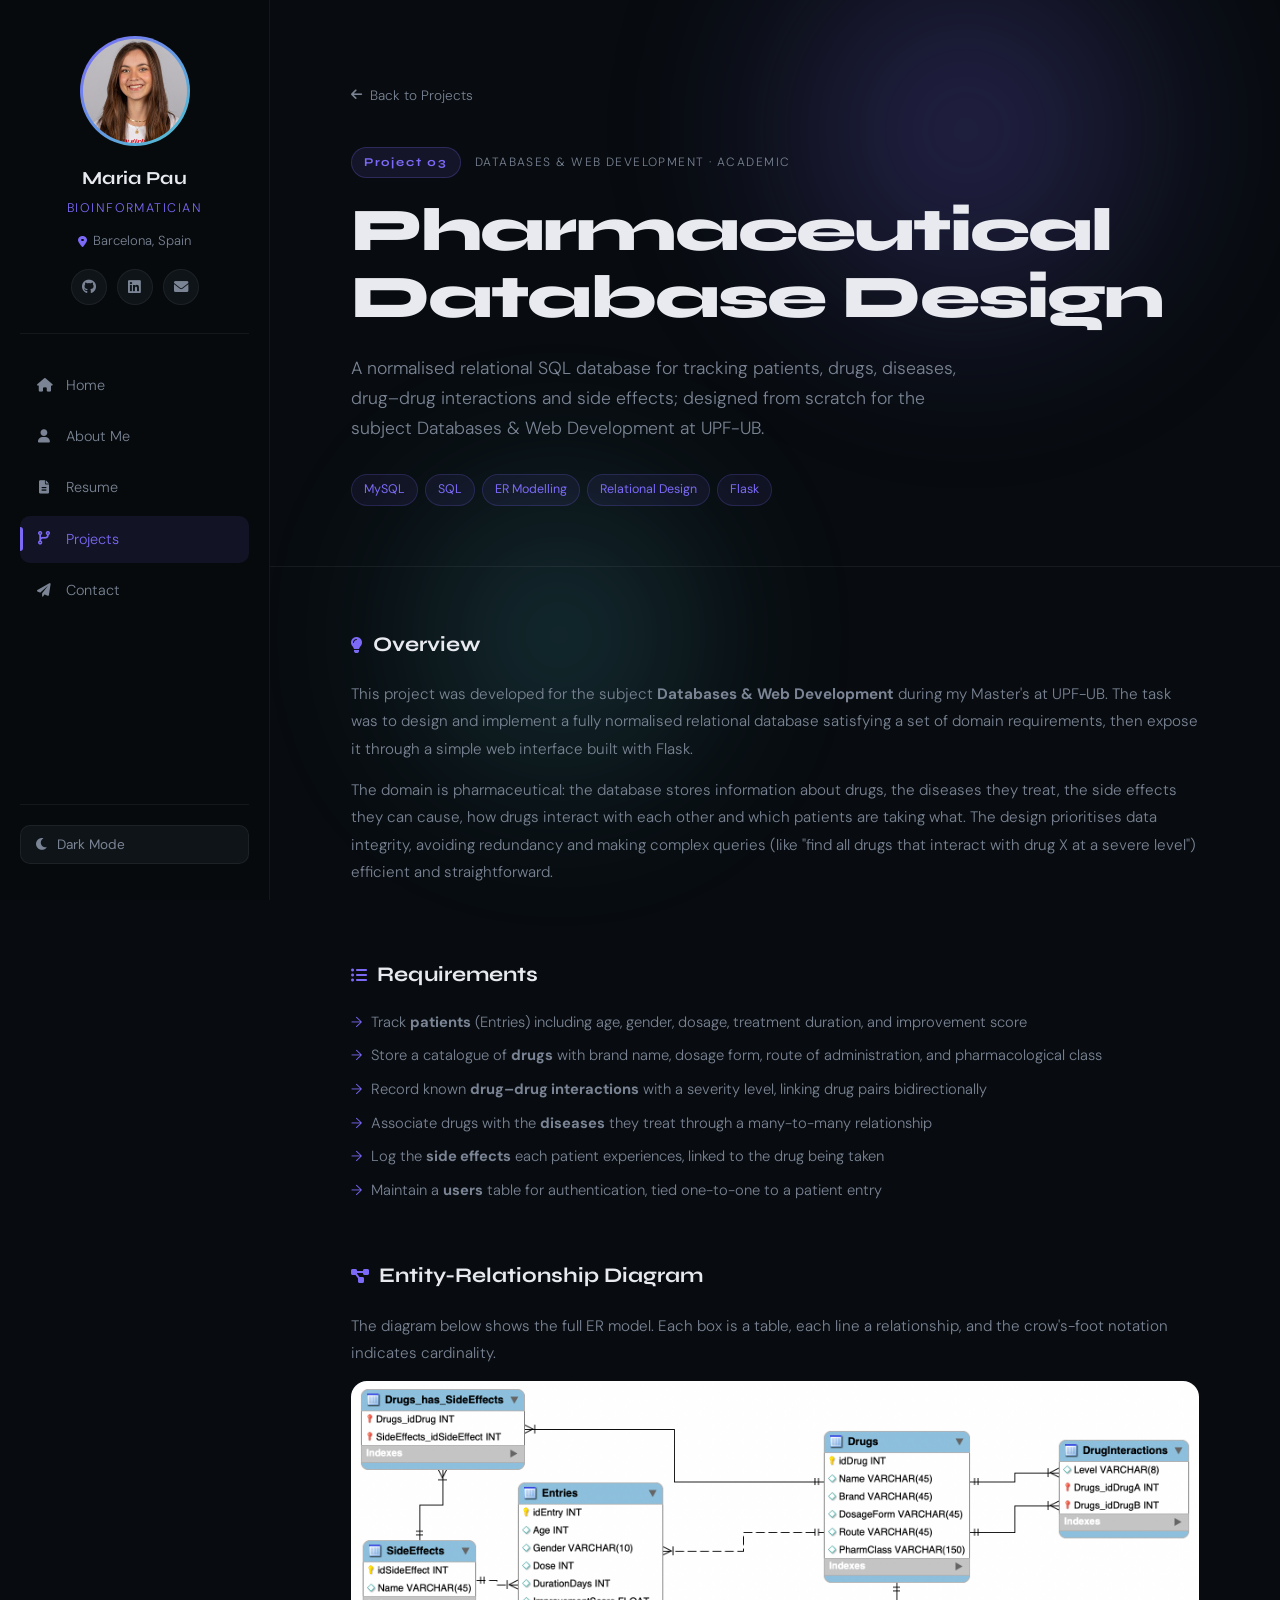
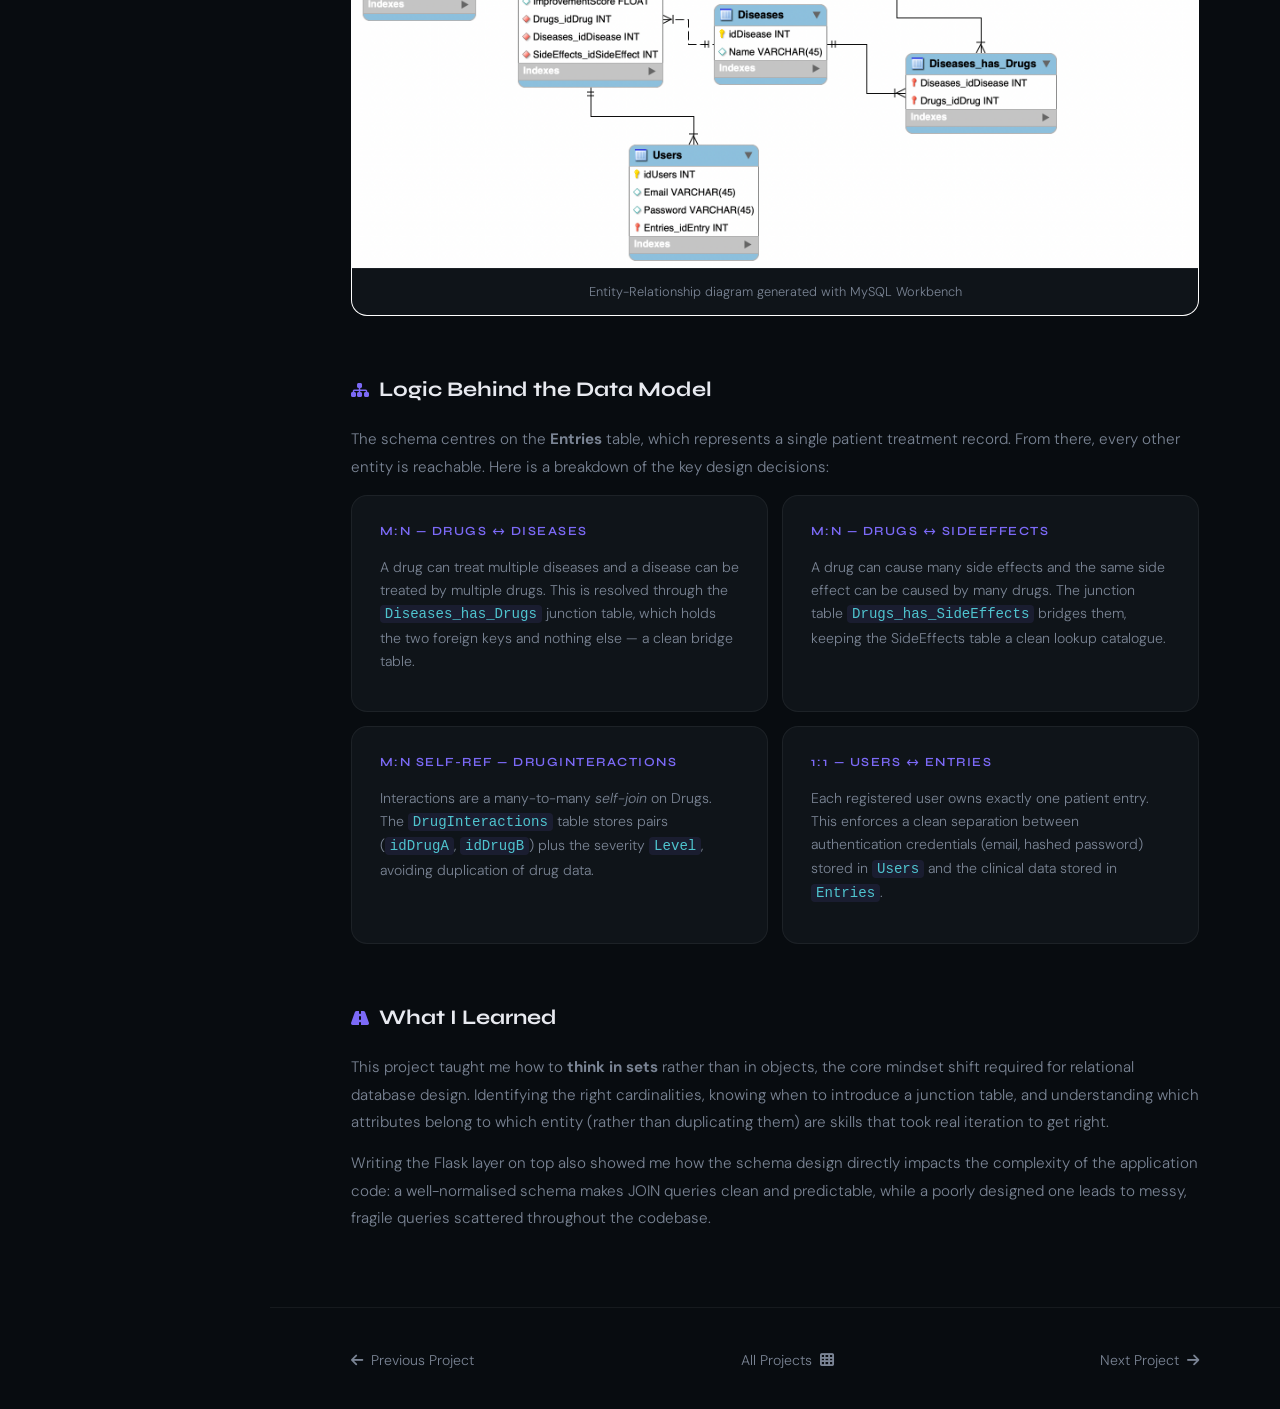
<file: project-database.html>
<!DOCTYPE html>
<html lang="en">
<head>
    <meta charset="UTF-8">
    <meta name="viewport" content="width=device-width, initial-scale=1">
    <title>Pharmaceutical DB · Maria Pau</title>
    <link rel="icon" href="data:image/svg+xml,<svg xmlns=%22http://www.w3.org/2000/svg%22 viewBox=%220 0 100 100%22><text y=%22.9em%22 font-size=%2290%22>🧬</text></svg>">
    <link rel="stylesheet" href="style.css">
    <link rel="stylesheet" href="https://cdnjs.cloudflare.com/ajax/libs/font-awesome/6.0.0/css/all.min.css">
</head>
<body>

    <div class="bg-orb orb-1"></div>
    <div class="bg-orb orb-2"></div>

    <aside class="sidebar">
        <div class="sidebar-header">
            <div class="avatar-ring">
                <img src="my-photo.jpg" alt="Maria Pau" class="nav-avatar">
            </div>
            <h2 class="sidebar-name">Maria Pau</h2>
            <p class="sidebar-title">Bioinformatician</p>
            <div class="sidebar-location">
                <i class="fas fa-map-marker-alt"></i>
                <span>Barcelona, Spain</span>
            </div>
            <div class="social-links">
                <a href="https://github.com/MariaPau03" target="_blank" class="social-btn"><i class="fab fa-github"></i></a>
                <a href="https://linkedin.com/in/mariapau-pijoan-manresa" target="_blank" class="social-btn"><i class="fab fa-linkedin"></i></a>
                <a href="/cdn-cgi/l/email-protection#a6cbc7d4cfc7d6c7d3e6c3dec7cbd6cac388c5c9cb" class="social-btn"><i class="fas fa-envelope"></i></a>
            </div>
        </div>
        <nav class="nav-menu">
            <ul>
                <li><a href="index.html#about" class="nav-link"><span class="nav-icon"><i class="fas fa-home"></i></span><span class="nav-label">Home</span></a></li>
                <li><a href="index.html#about-bio" class="nav-link"><span class="nav-icon"><i class="fas fa-user"></i></span><span class="nav-label">About Me</span></a></li>
                <li><a href="index.html#resume" class="nav-link"><span class="nav-icon"><i class="fas fa-file-alt"></i></span><span class="nav-label">Resume</span></a></li>
                <li><a href="index.html#projects" class="nav-link active"><span class="nav-icon"><i class="fas fa-code-branch"></i></span><span class="nav-label">Projects</span></a></li>
                <li><a href="index.html#contact" class="nav-link"><span class="nav-icon"><i class="fas fa-paper-plane"></i></span><span class="nav-label">Contact</span></a></li>
            </ul>
        </nav>
        <div class="sidebar-footer">
            <button id="theme-toggle"><i class="fas fa-moon"></i> <span>Dark Mode</span></button>
        </div>
    </aside>

    <div class="project-page">

        <div class="project-hero">
            <a href="index.html#projects" class="back-link">
                <i class="fas fa-arrow-left"></i> Back to Projects
            </a>
            <div class="project-hero-meta">
                <span class="project-hero-num">Project 03</span>
                <span class="project-hero-category">Databases &amp; Web Development · Academic</span>
            </div>
            <h1>Pharmaceutical Database Design</h1>
            <p class="project-hero-sub">A normalised relational SQL database for tracking patients, drugs, diseases, drug–drug interactions and side effects; designed from scratch for the subject Databases &amp; Web Development at UPF-UB.</p>
            <div class="project-hero-tags">
                <div class="tags">
                    <span>MySQL</span><span>SQL</span><span>ER Modelling</span><span>Relational Design</span><span>Flask</span>
                </div>
            </div>
        </div>

        <div class="project-content">

            <div class="project-section">
                <h2><i class="fas fa-lightbulb"></i> Overview</h2>
                <p>This project was developed for the subject <strong>Databases &amp; Web Development</strong> during my Master's at UPF-UB. The task was to design and implement a fully normalised relational database satisfying a set of domain requirements, then expose it through a simple web interface built with Flask.</p>
                <p>The domain is pharmaceutical: the database stores information about drugs, the diseases they treat, the side effects they can cause, how drugs interact with each other and which patients are taking what. The design prioritises data integrity, avoiding redundancy and making complex queries (like "find all drugs that interact with drug X at a severe level") efficient and straightforward.</p>
            </div>

            <div class="project-section">
                <h2><i class="fas fa-list-ul"></i> Requirements</h2>
                <ul>
                    <li>Track <strong>patients</strong> (Entries) including age, gender, dosage, treatment duration, and improvement score</li>
                    <li>Store a catalogue of <strong>drugs</strong> with brand name, dosage form, route of administration, and pharmacological class</li>
                    <li>Record known <strong>drug–drug interactions</strong> with a severity level, linking drug pairs bidirectionally</li>
                    <li>Associate drugs with the <strong>diseases</strong> they treat through a many-to-many relationship</li>
                    <li>Log the <strong>side effects</strong> each patient experiences, linked to the drug being taken</li>
                    <li>Maintain a <strong>users</strong> table for authentication, tied one-to-one to a patient entry</li>
                </ul>
            </div>

            <!-- ER Diagram -->
            <div class="project-section">
                <h2><i class="fas fa-project-diagram"></i> Entity-Relationship Diagram</h2>
                <p>The diagram below shows the full ER model. Each box is a table, each line a relationship, and the crow's-foot notation indicates cardinality.</p>
                <div class="project-image-block">
                    <img src="data_model.jpg" alt="ER Diagram — Pharmaceutical Database">
                    <div class="project-image-caption">Entity-Relationship diagram generated with MySQL Workbench</div>
                </div>
            </div>

            <!-- Schema logic -->
            <div class="project-section">
                <h2><i class="fas fa-sitemap"></i> Logic Behind the Data Model</h2>
                <p>The schema centres on the <strong>Entries</strong> table, which represents a single patient treatment record. From there, every other entity is reachable. Here is a breakdown of the key design decisions:</p>

                <div class="relations-grid">
                    <div class="project-info-card">
                        <h3>M:N — Drugs ↔ Diseases</h3>
                        <p style="color:var(--text-dim);font-size:0.88rem;line-height:1.65;">A drug can treat multiple diseases and a disease can be treated by multiple drugs. This is resolved through the <code style="background:rgba(124,106,247,0.1);color:var(--accent-2);padding:1px 5px;border-radius:4px;">Diseases_has_Drugs</code> junction table, which holds the two foreign keys and nothing else — a clean bridge table.</p>
                    </div>
                    <div class="project-info-card">
                        <h3>M:N — Drugs ↔ SideEffects</h3>
                        <p style="color:var(--text-dim);font-size:0.88rem;line-height:1.65;">A drug can cause many side effects and the same side effect can be caused by many drugs. The junction table <code style="background:rgba(124,106,247,0.1);color:var(--accent-2);padding:1px 5px;border-radius:4px;">Drugs_has_SideEffects</code> bridges them, keeping the SideEffects table a clean lookup catalogue.</p>
                    </div>
                    <div class="project-info-card">
                        <h3>M:N self-ref — DrugInteractions</h3>
                        <p style="color:var(--text-dim);font-size:0.88rem;line-height:1.65;">Interactions are a many-to-many <em>self-join</em> on Drugs. The <code style="background:rgba(124,106,247,0.1);color:var(--accent-2);padding:1px 5px;border-radius:4px;">DrugInteractions</code> table stores pairs (<code style="background:rgba(124,106,247,0.1);color:var(--accent-2);padding:1px 5px;border-radius:4px;">idDrugA</code>, <code style="background:rgba(124,106,247,0.1);color:var(--accent-2);padding:1px 5px;border-radius:4px;">idDrugB</code>) plus the severity <code style="background:rgba(124,106,247,0.1);color:var(--accent-2);padding:1px 5px;border-radius:4px;">Level</code>, avoiding duplication of drug data.</p>
                    </div>
                    <div class="project-info-card">
                        <h3>1:1 — Users ↔ Entries</h3>
                        <p style="color:var(--text-dim);font-size:0.88rem;line-height:1.65;">Each registered user owns exactly one patient entry. This enforces a clean separation between authentication credentials (email, hashed password) stored in <code style="background:rgba(124,106,247,0.1);color:var(--accent-2);padding:1px 5px;border-radius:4px;">Users</code> and the clinical data stored in <code style="background:rgba(124,106,247,0.1);color:var(--accent-2);padding:1px 5px;border-radius:4px;">Entries</code>.</p>
                    </div>
                </div>
            </div>

            <div class="project-section">
                <h2><i class="fas fa-road"></i> What I Learned</h2>
                <p>This project taught me how to <strong>think in sets</strong> rather than in objects, the core mindset shift required for relational database design. Identifying the right cardinalities, knowing when to introduce a junction table, and understanding which attributes belong to which entity (rather than duplicating them) are skills that took real iteration to get right.</p>
                <p>Writing the Flask layer on top also showed me how the schema design directly impacts the complexity of the application code: a well-normalised schema makes JOIN queries clean and predictable, while a poorly designed one leads to messy, fragile queries scattered throughout the codebase.</p>
            </div>

        </div>

        <div class="project-footer-nav">
            <a href="project-ligand.html"><i class="fas fa-arrow-left"></i> Previous Project</a>
            <a href="index.html#projects">All Projects <i class="fas fa-th"></i></a>
            <a href="project-clustal.html">Next Project <i class="fas fa-arrow-right"></i></a>
        </div>

    </div>

    <script src="script.js"></script>
</body>
</html>
</file>
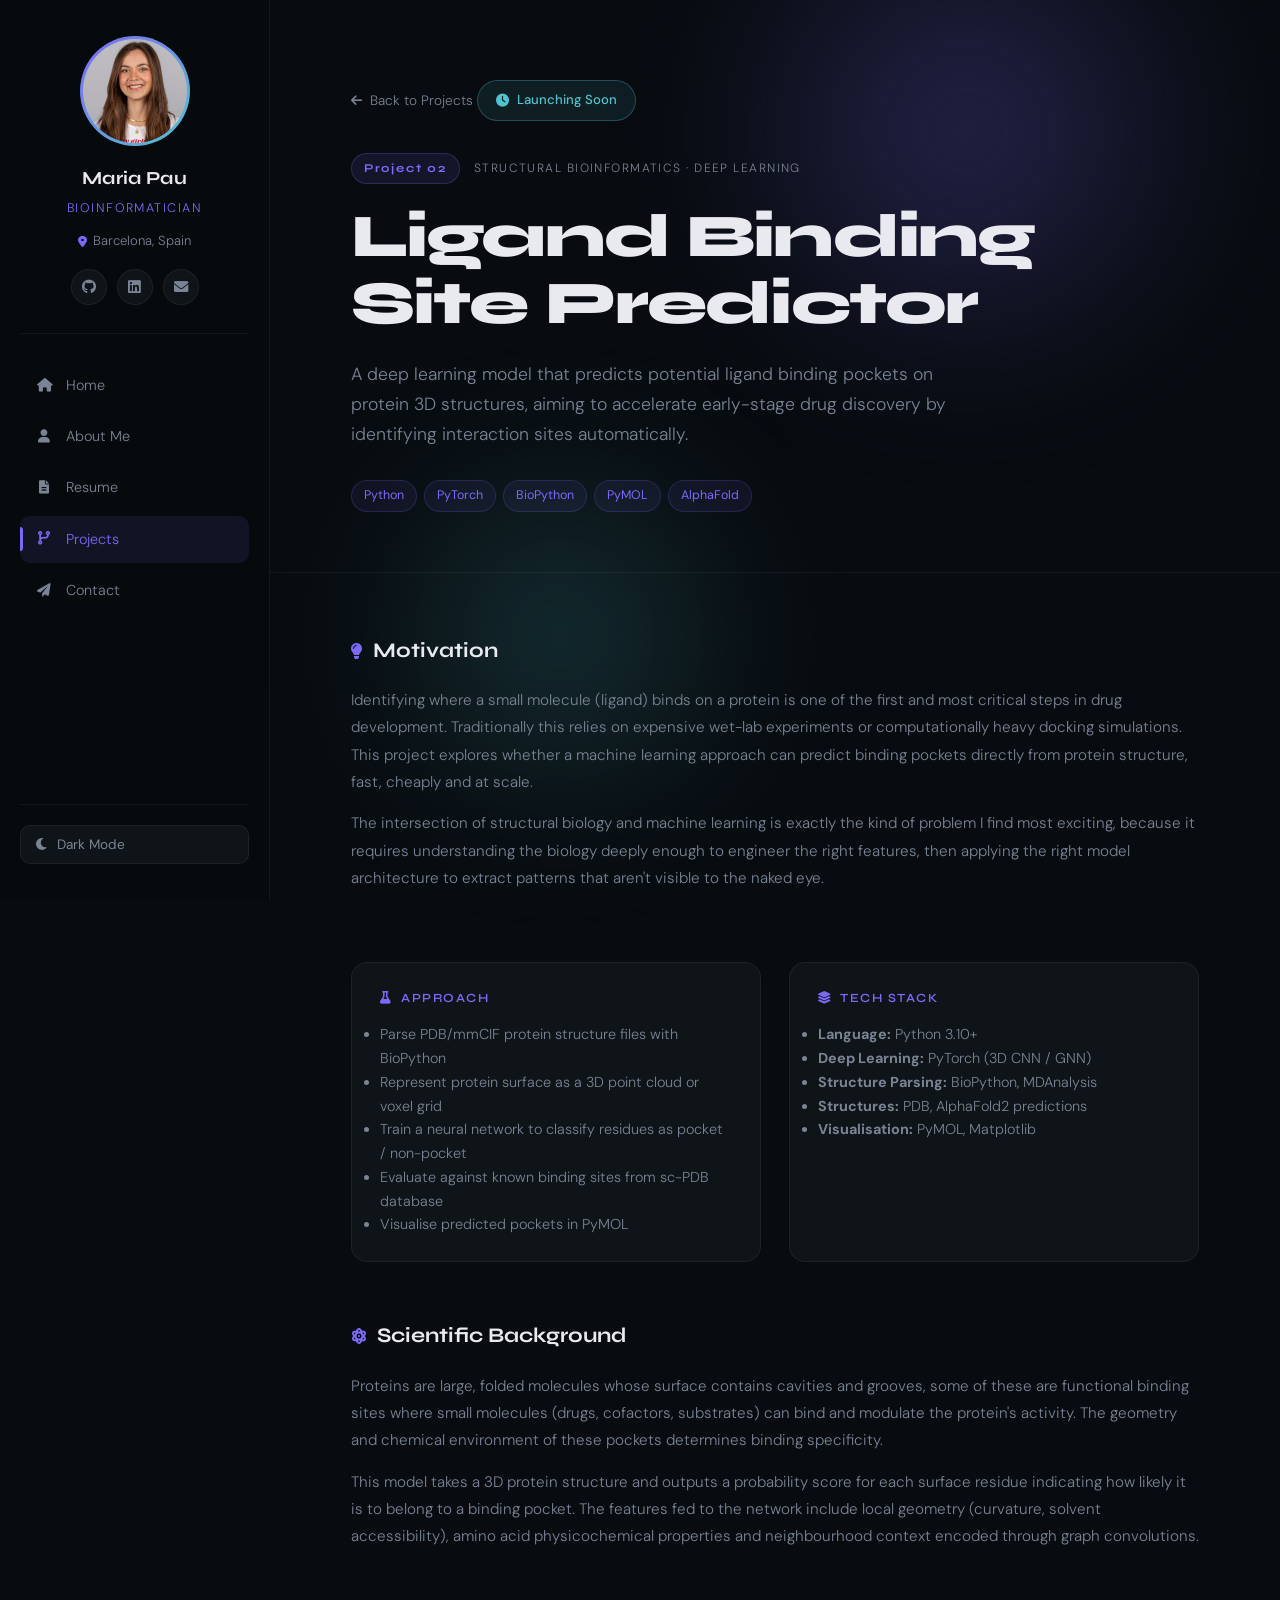
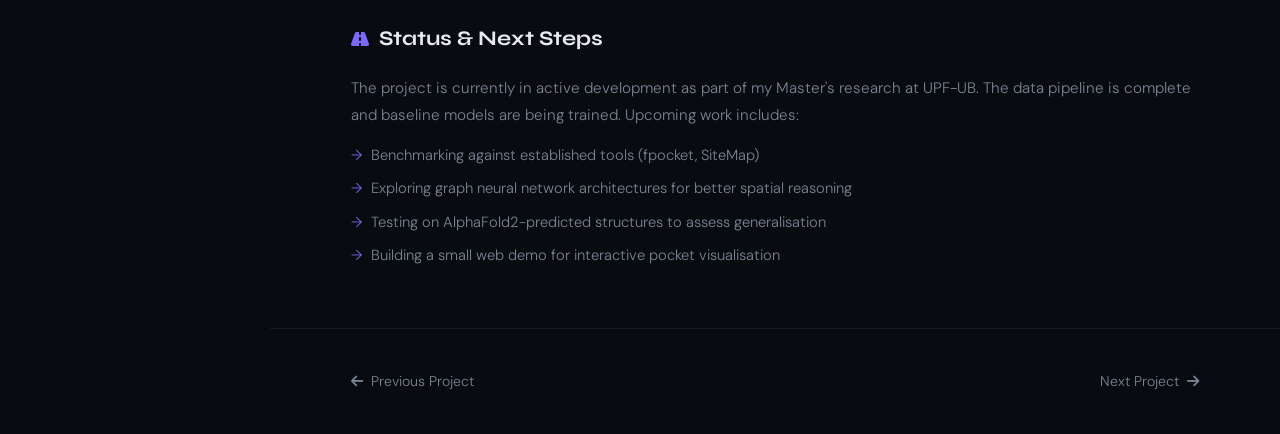
<file: project-ligand.html>
<!DOCTYPE html>
<html lang="en">
<head>
    <meta charset="UTF-8">
    <meta name="viewport" content="width=device-width, initial-scale=1">
    <title>Ligand Binding Site Predictor · Maria Pau</title>
    <link rel="icon" href="data:image/svg+xml,<svg xmlns=%22http://www.w3.org/2000/svg%22 viewBox=%220 0 100 100%22><text y=%22.9em%22 font-size=%2290%22>🧬</text></svg>">
    <link rel="stylesheet" href="style.css">
    <link rel="stylesheet" href="https://cdnjs.cloudflare.com/ajax/libs/font-awesome/6.0.0/css/all.min.css">
</head>
<body>

    <div class="bg-orb orb-1"></div>
    <div class="bg-orb orb-2"></div>

    <aside class="sidebar">
        <div class="sidebar-header">
            <div class="avatar-ring">
                <img src="my-photo.jpg" alt="Maria Pau" class="nav-avatar">
            </div>
            <h2 class="sidebar-name">Maria Pau</h2>
            <p class="sidebar-title">Bioinformatician</p>
            <div class="sidebar-location">
                <i class="fas fa-map-marker-alt"></i>
                <span>Barcelona, Spain</span>
            </div>
            <div class="social-links">
                <a href="https://github.com/MariaPau03" target="_blank" class="social-btn"><i class="fab fa-github"></i></a>
                <a href="https://linkedin.com/in/mariapau-pijoan-manresa" target="_blank" class="social-btn"><i class="fab fa-linkedin"></i></a>
                <a href="/cdn-cgi/l/email-protection#046965766d6574657144617c65697468612a676b69" class="social-btn"><i class="fas fa-envelope"></i></a>
            </div>
        </div>
        <nav class="nav-menu">
            <ul>
                <li><a href="index.html#about" class="nav-link"><span class="nav-icon"><i class="fas fa-home"></i></span><span class="nav-label">Home</span></a></li>
                <li><a href="index.html#about-bio" class="nav-link"><span class="nav-icon"><i class="fas fa-user"></i></span><span class="nav-label">About Me</span></a></li>
                <li><a href="index.html#resume" class="nav-link"><span class="nav-icon"><i class="fas fa-file-alt"></i></span><span class="nav-label">Resume</span></a></li>
                <li><a href="index.html#projects" class="nav-link active"><span class="nav-icon"><i class="fas fa-code-branch"></i></span><span class="nav-label">Projects</span></a></li>
                <li><a href="index.html#contact" class="nav-link"><span class="nav-icon"><i class="fas fa-paper-plane"></i></span><span class="nav-label">Contact</span></a></li>
            </ul>
        </nav>
        <div class="sidebar-footer">
            <button id="theme-toggle"><i class="fas fa-moon"></i> <span>Dark Mode</span></button>
        </div>
    </aside>

    <div class="project-page">

        <div class="project-hero">
            <a href="index.html#projects" class="back-link">
                <i class="fas fa-arrow-left"></i> Back to Projects
            </a>
            <div class="coming-soon-badge">
                <i class="fas fa-clock"></i> Launching Soon
            </div>
            <div class="project-hero-meta">
                <span class="project-hero-num">Project 02</span>
                <span class="project-hero-category">Structural Bioinformatics · Deep Learning</span>
            </div>
            <h1>Ligand Binding Site Predictor</h1>
            <p class="project-hero-sub">A deep learning model that predicts potential ligand binding pockets on protein 3D structures, aiming to accelerate early-stage drug discovery by identifying interaction sites automatically.</p>
            <div class="project-hero-tags">
                <div class="tags">
                    <span>Python</span><span>PyTorch</span><span>BioPython</span><span>PyMOL</span><span>AlphaFold</span>
                </div>
            </div>
        </div>

        <div class="project-content">

            <div class="project-section">
                <h2><i class="fas fa-lightbulb"></i> Motivation</h2>
                <p>Identifying where a small molecule (ligand) binds on a protein is one of the first and most critical steps in drug development. Traditionally this relies on expensive wet-lab experiments or computationally heavy docking simulations. This project explores whether a machine learning approach can predict binding pockets directly from protein structure, fast, cheaply and at scale.</p>
                <p>The intersection of structural biology and machine learning is exactly the kind of problem I find most exciting, because it requires understanding the biology deeply enough to engineer the right features, then applying the right model architecture to extract patterns that aren't visible to the naked eye.</p>
            </div>

            <div class="project-two-col">
                <div class="project-info-card">
                    <h3><i class="fas fa-flask"></i> &nbsp;Approach</h3>
                    <ul class="project-section">
                        <li>Parse PDB/mmCIF protein structure files with BioPython</li>
                        <li>Represent protein surface as a 3D point cloud or voxel grid</li>
                        <li>Train a neural network to classify residues as pocket / non-pocket</li>
                        <li>Evaluate against known binding sites from sc-PDB database</li>
                        <li>Visualise predicted pockets in PyMOL</li>
                    </ul>
                </div>
                <div class="project-info-card">
                    <h3><i class="fas fa-layer-group"></i> &nbsp;Tech Stack</h3>
                    <ul class="project-section">
                        <li><strong>Language:</strong> Python 3.10+</li>
                        <li><strong>Deep Learning:</strong> PyTorch (3D CNN / GNN)</li>
                        <li><strong>Structure Parsing:</strong> BioPython, MDAnalysis</li>
                        <li><strong>Structures:</strong> PDB, AlphaFold2 predictions</li>
                        <li><strong>Visualisation:</strong> PyMOL, Matplotlib</li>
                    </ul>
                </div>
            </div>

            <div class="project-section">
                <h2><i class="fas fa-atom"></i> Scientific Background</h2>
                <p>Proteins are large, folded molecules whose surface contains cavities and grooves, some of these are functional binding sites where small molecules (drugs, cofactors, substrates) can bind and modulate the protein's activity. The geometry and chemical environment of these pockets determines binding specificity.</p>
                <p>This model takes a 3D protein structure and outputs a probability score for each surface residue indicating how likely it is to belong to a binding pocket. The features fed to the network include local geometry (curvature, solvent accessibility), amino acid physicochemical properties and neighbourhood context encoded through graph convolutions.</p>
            </div>

            <div class="project-section">
                <h2><i class="fas fa-road"></i> Status & Next Steps</h2>
                <p>The project is currently in active development as part of my Master's research at UPF-UB. The data pipeline is complete and baseline models are being trained. Upcoming work includes:</p>
                <ul>
                    <li>Benchmarking against established tools (fpocket, SiteMap)</li>
                    <li>Exploring graph neural network architectures for better spatial reasoning</li>
                    <li>Testing on AlphaFold2-predicted structures to assess generalisation</li>
                    <li>Building a small web demo for interactive pocket visualisation</li>
                </ul>
            </div>

        </div>

        <div class="project-footer-nav">
            <a href="project-rxinsight.html"><i class="fas fa-arrow-left"></i> Previous Project</a>
            <a href="project-database.html">Next Project <i class="fas fa-arrow-right"></i></a>
        </div>

    </div>

    <script

    <script src="script.js"></script>
</body>
</html>
</file>
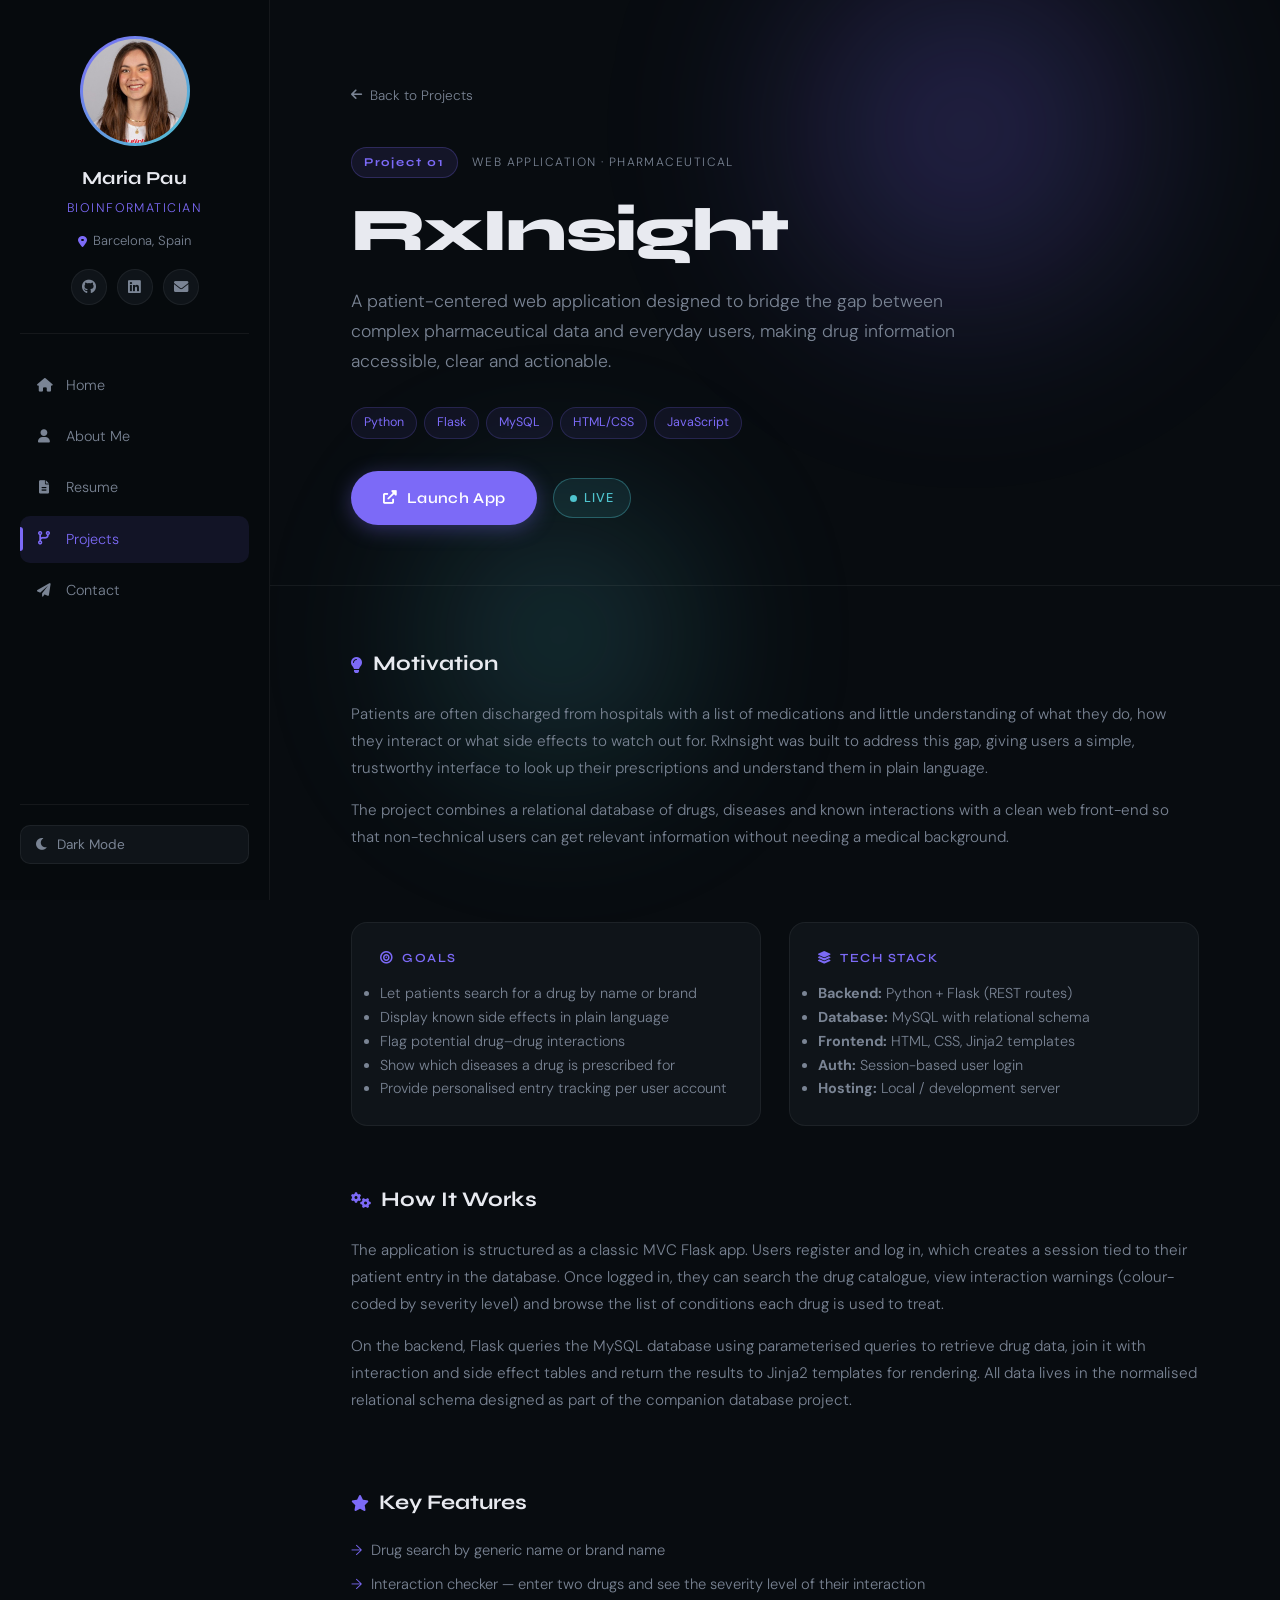
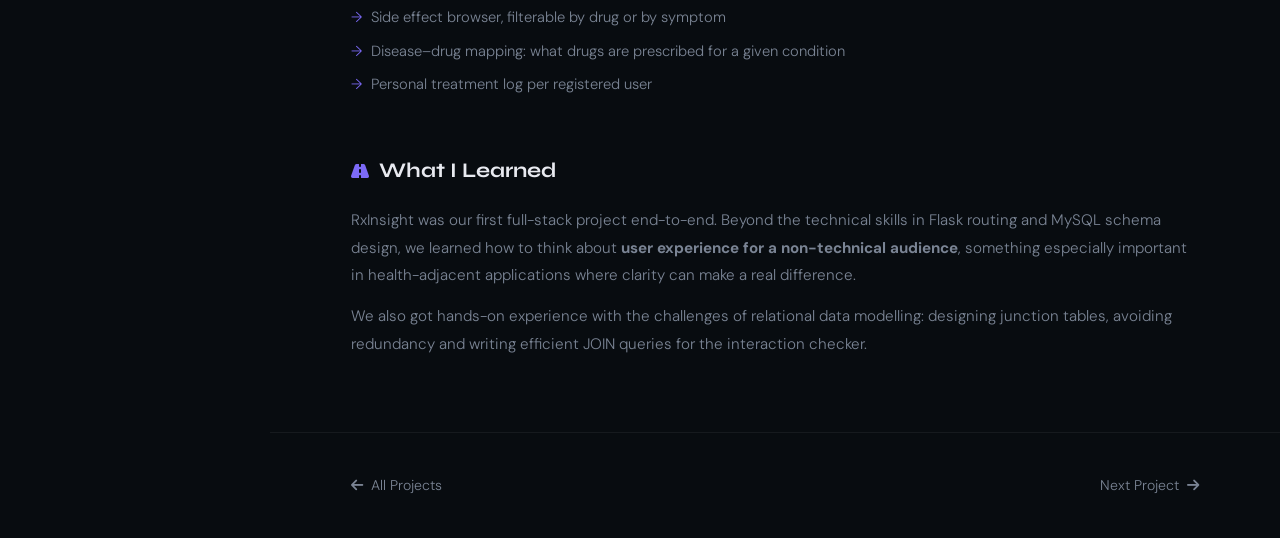
<file: project-rxinsight.html>
<!DOCTYPE html>
<html lang="en">
<head>
    <meta charset="UTF-8">
    <meta name="viewport" content="width=device-width, initial-scale=1">
    <title>RxInsight · Maria Pau</title>
    <link rel="icon" href="data:image/svg+xml,<svg xmlns=%22http://www.w3.org/2000/svg%22 viewBox=%220 0 100 100%22><text y=%22.9em%22 font-size=%2290%22>🧬</text></svg>">
    <link rel="stylesheet" href="style.css">
    <link rel="stylesheet" href="https://cdnjs.cloudflare.com/ajax/libs/font-awesome/6.0.0/css/all.min.css">
</head>
<body>

    <div class="bg-orb orb-1"></div>
    <div class="bg-orb orb-2"></div>

    <!-- Sidebar (same as main) -->
    <aside class="sidebar">
        <div class="sidebar-header">
            <div class="avatar-ring">
                <img src="my-photo.jpg" alt="Maria Pau" class="nav-avatar">
            </div>
            <h2 class="sidebar-name">Maria Pau</h2>
            <p class="sidebar-title">Bioinformatician</p>
            <div class="sidebar-location">
                <i class="fas fa-map-marker-alt"></i>
                <span>Barcelona, Spain</span>
            </div>
            <div class="social-links">
                <a href="https://github.com/MariaPau03" target="_blank" class="social-btn"><i class="fab fa-github"></i></a>
                <a href="https://linkedin.com/in/mariapau-pijoan-manresa" target="_blank" class="social-btn"><i class="fab fa-linkedin"></i></a>
                <a href="/cdn-cgi/l/email-protection#2845495a414958495d684d50494558444d064b4745" class="social-btn"><i class="fas fa-envelope"></i></a>
            </div>
        </div>
        <nav class="nav-menu">
            <ul>
                <li><a href="index.html#about" class="nav-link"><span class="nav-icon"><i class="fas fa-home"></i></span><span class="nav-label">Home</span></a></li>
                <li><a href="index.html#about-bio" class="nav-link"><span class="nav-icon"><i class="fas fa-user"></i></span><span class="nav-label">About Me</span></a></li>
                <li><a href="index.html#resume" class="nav-link"><span class="nav-icon"><i class="fas fa-file-alt"></i></span><span class="nav-label">Resume</span></a></li>
                <li><a href="index.html#projects" class="nav-link active"><span class="nav-icon"><i class="fas fa-code-branch"></i></span><span class="nav-label">Projects</span></a></li>
                <li><a href="index.html#contact" class="nav-link"><span class="nav-icon"><i class="fas fa-paper-plane"></i></span><span class="nav-label">Contact</span></a></li>
            </ul>
        </nav>
        <div class="sidebar-footer">
            <button id="theme-toggle"><i class="fas fa-moon"></i> <span>Dark Mode</span></button>
        </div>
    </aside>

    <!-- Project Page -->
    <div class="project-page">

        <!-- Hero -->
        <div class="project-hero">
            <a href="index.html#projects" class="back-link">
                <i class="fas fa-arrow-left"></i> Back to Projects
            </a>
            <div class="project-hero-meta">
                <span class="project-hero-num">Project 01</span>
                <span class="project-hero-category">Web Application · Pharmaceutical</span>
            </div>
            <h1>RxInsight</h1>
            <p class="project-hero-sub">A patient-centered web application designed to bridge the gap between complex pharmaceutical data and everyday users, making drug information accessible, clear and actionable.</p>
            <div class="project-hero-tags">
                <div class="tags">
                    <span>Python</span><span>Flask</span><span>MySQL</span><span>HTML/CSS</span><span>JavaScript</span>
                </div>
            </div>
            <div class="project-hero-actions">
                <a href="https://formacio.bq.ub.edu/rxinsight" target="_blank" rel="noopener noreferrer" class="launch-btn">
                    <i class="fas fa-external-link-alt"></i> Launch App
                </a>
                <span class="live-badge"><span class="live-dot"></span> Live</span>
            </div>
        </div>

        <!-- Content -->
        <div class="project-content">

            <div class="project-section">
                <h2><i class="fas fa-lightbulb"></i> Motivation</h2>
                <p>Patients are often discharged from hospitals with a list of medications and little understanding of what they do, how they interact or what side effects to watch out for. RxInsight was built to address this gap, giving users a simple, trustworthy interface to look up their prescriptions and understand them in plain language.</p>
                <p>The project combines a relational database of drugs, diseases and known interactions with a clean web front-end so that non-technical users can get relevant information without needing a medical background.</p>
            </div>

            <div class="project-two-col">
                <div class="project-info-card">
                    <h3><i class="fas fa-bullseye"></i> &nbsp;Goals</h3>
                    <ul class="project-section">
                        <li>Let patients search for a drug by name or brand</li>
                        <li>Display known side effects in plain language</li>
                        <li>Flag potential drug–drug interactions</li>
                        <li>Show which diseases a drug is prescribed for</li>
                        <li>Provide personalised entry tracking per user account</li>
                    </ul>
                </div>
                <div class="project-info-card">
                    <h3><i class="fas fa-layer-group"></i> &nbsp;Tech Stack</h3>
                    <ul class="project-section">
                        <li><strong>Backend:</strong> Python + Flask (REST routes)</li>
                        <li><strong>Database:</strong> MySQL with relational schema</li>
                        <li><strong>Frontend:</strong> HTML, CSS, Jinja2 templates</li>
                        <li><strong>Auth:</strong> Session-based user login</li>
                        <li><strong>Hosting:</strong> Local / development server</li>
                    </ul>
                </div>
            </div>

            <div class="project-section">
                <h2><i class="fas fa-cogs"></i> How It Works</h2>
                <p>The application is structured as a classic MVC Flask app. Users register and log in, which creates a session tied to their patient entry in the database. Once logged in, they can search the drug catalogue, view interaction warnings (colour-coded by severity level) and browse the list of conditions each drug is used to treat.</p>
                <p>On the backend, Flask queries the MySQL database using parameterised queries to retrieve drug data, join it with interaction and side effect tables and return the results to Jinja2 templates for rendering. All data lives in the normalised relational schema designed as part of the companion database project.</p>
            </div>

            <div class="project-section">
                <h2><i class="fas fa-star"></i> Key Features</h2>
                <ul>
                    <li>Drug search by generic name or brand name</li>
                    <li>Interaction checker — enter two drugs and see the severity level of their interaction</li>
                    <li>Side effect browser, filterable by drug or by symptom</li>
                    <li>Disease–drug mapping: what drugs are prescribed for a given condition</li>
                    <li>Personal treatment log per registered user</li>
                </ul>
            </div>

            <div class="project-section">
                <h2><i class="fas fa-road"></i> What I Learned</h2>
                <p>RxInsight was our first full-stack project end-to-end. Beyond the technical skills in Flask routing and MySQL schema design, we learned how to think about <strong>user experience for a non-technical audience</strong>, something especially important in health-adjacent applications where clarity can make a real difference.</p>
                <p>We also got hands-on experience with the challenges of relational data modelling: designing junction tables, avoiding redundancy and writing efficient JOIN queries for the interaction checker.</p>
            </div>

        </div>

        <!-- Footer nav -->
        <div class="project-footer-nav">
            <a href="index.html#projects"><i class="fas fa-arrow-left"></i> All Projects</a>
            <a href="project-ligand.html">Next Project <i class="fas fa-arrow-right"></i></a>
        </div>

    </div>

    <script

    <script src="script.js"></script>
</body>
</html>
</file>
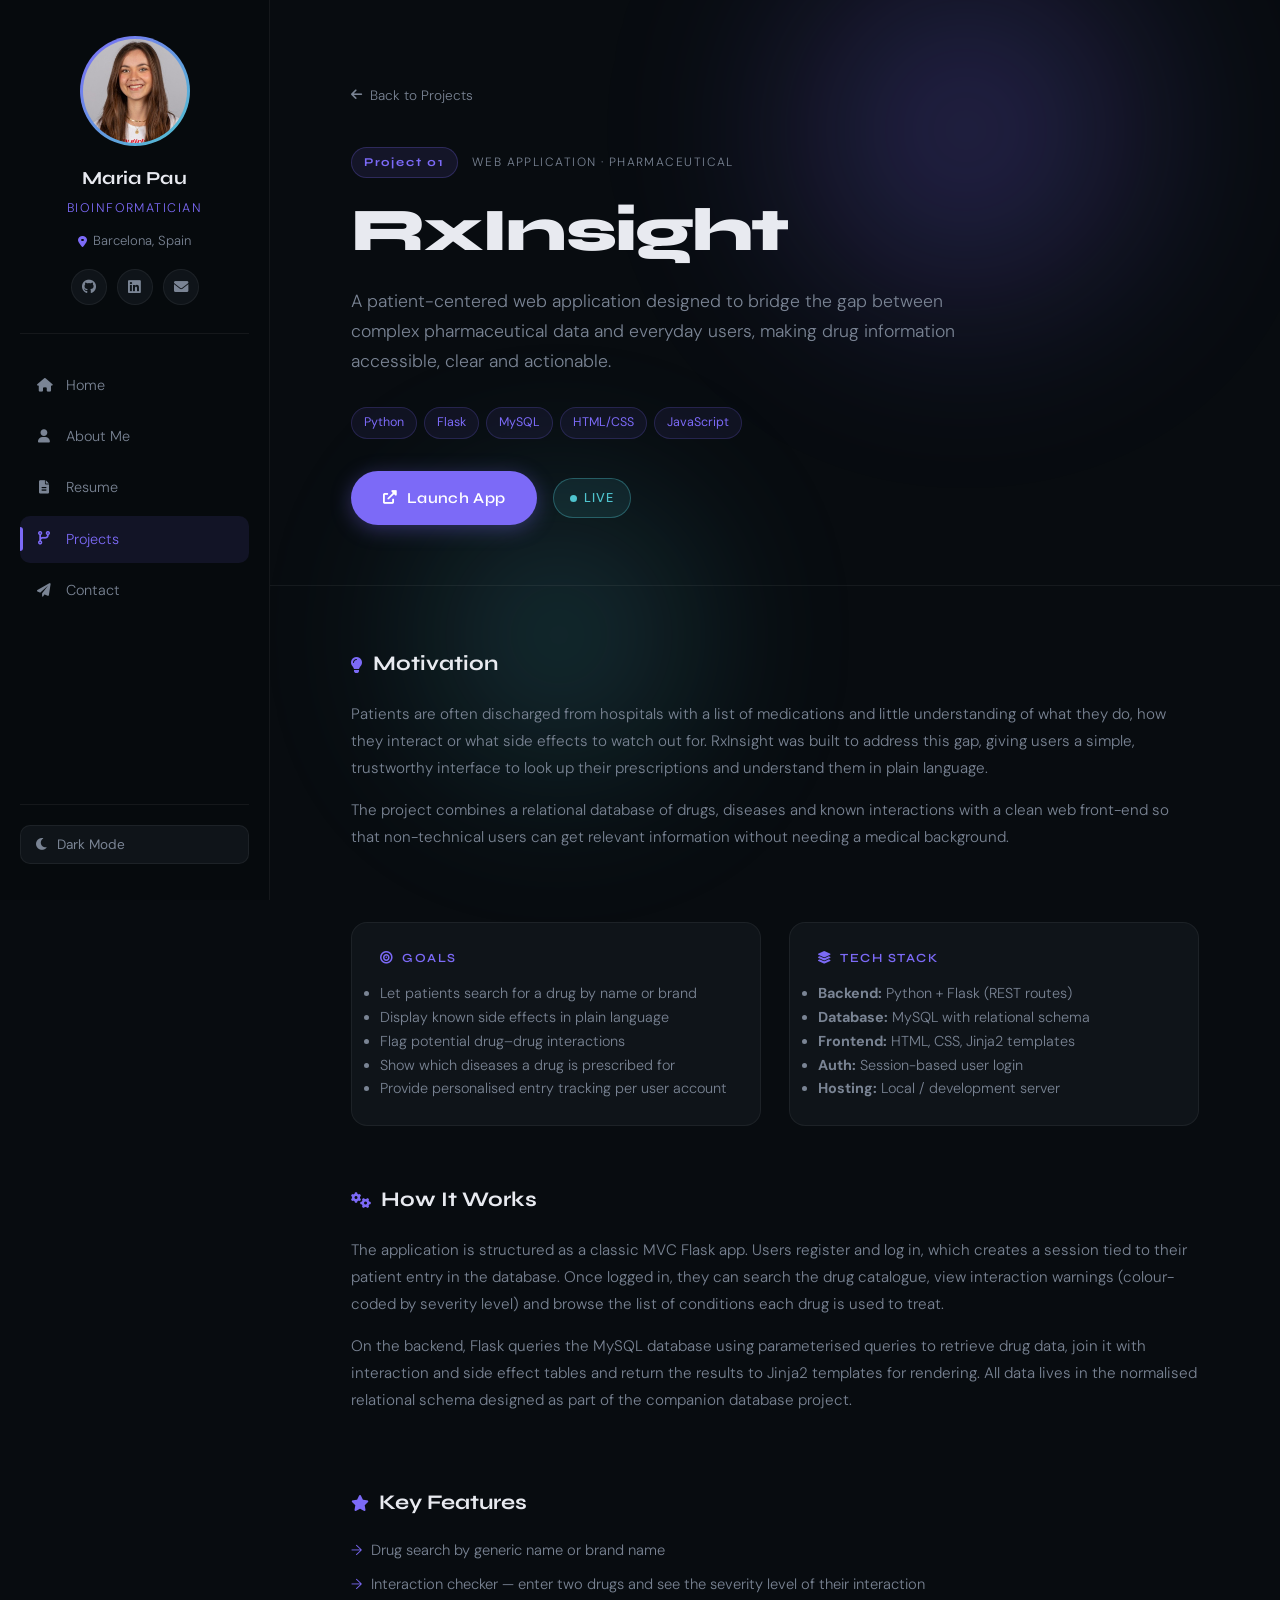
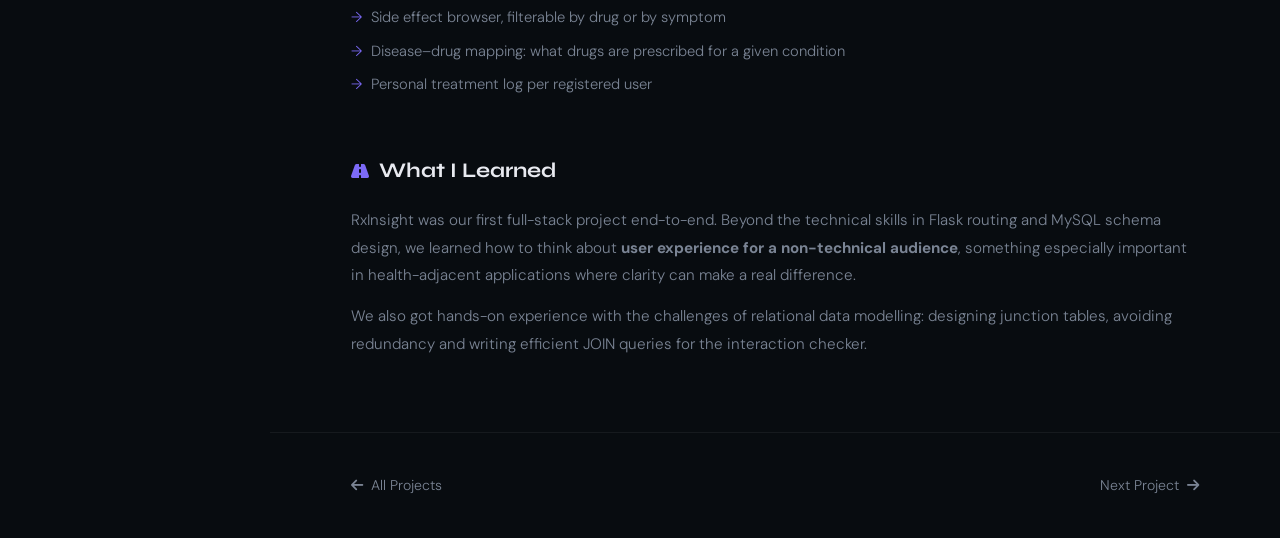
<file: portfolio/project-rxinsight.html>
<!DOCTYPE html>
<html lang="en">
<head>
    <meta charset="UTF-8">
    <meta name="viewport" content="width=device-width, initial-scale=1">
    <title>RxInsight · Maria Pau</title>
    <link rel="icon" href="data:image/svg+xml,<svg xmlns=%22http://www.w3.org/2000/svg%22 viewBox=%220 0 100 100%22><text y=%22.9em%22 font-size=%2290%22>🧬</text></svg>">
    <link rel="stylesheet" href="style.css">
    <link rel="stylesheet" href="https://cdnjs.cloudflare.com/ajax/libs/font-awesome/6.0.0/css/all.min.css">
</head>
<body>

    <div class="bg-orb orb-1"></div>
    <div class="bg-orb orb-2"></div>

    <!-- Sidebar (same as main) -->
    <aside class="sidebar">
        <div class="sidebar-header">
            <div class="avatar-ring">
                <img src="my-photo.jpg" alt="Maria Pau" class="nav-avatar">
            </div>
            <h2 class="sidebar-name">Maria Pau</h2>
            <p class="sidebar-title">Bioinformatician</p>
            <div class="sidebar-location">
                <i class="fas fa-map-marker-alt"></i>
                <span>Barcelona, Spain</span>
            </div>
            <div class="social-links">
                <a href="https://github.com/MariaPau03" target="_blank" class="social-btn"><i class="fab fa-github"></i></a>
                <a href="https://linkedin.com/in/mariapau-pijoan-manresa" target="_blank" class="social-btn"><i class="fab fa-linkedin"></i></a>
                <a href="/cdn-cgi/l/email-protection#2845495a414958495d684d50494558444d064b4745" class="social-btn"><i class="fas fa-envelope"></i></a>
            </div>
        </div>
        <nav class="nav-menu">
            <ul>
                <li><a href="index.html#about" class="nav-link"><span class="nav-icon"><i class="fas fa-home"></i></span><span class="nav-label">Home</span></a></li>
                <li><a href="index.html#about-bio" class="nav-link"><span class="nav-icon"><i class="fas fa-user"></i></span><span class="nav-label">About Me</span></a></li>
                <li><a href="index.html#resume" class="nav-link"><span class="nav-icon"><i class="fas fa-file-alt"></i></span><span class="nav-label">Resume</span></a></li>
                <li><a href="index.html#projects" class="nav-link active"><span class="nav-icon"><i class="fas fa-code-branch"></i></span><span class="nav-label">Projects</span></a></li>
                <li><a href="index.html#contact" class="nav-link"><span class="nav-icon"><i class="fas fa-paper-plane"></i></span><span class="nav-label">Contact</span></a></li>
            </ul>
        </nav>
        <div class="sidebar-footer">
            <button id="theme-toggle"><i class="fas fa-moon"></i> <span>Dark Mode</span></button>
        </div>
    </aside>

    <!-- Project Page -->
    <div class="project-page">

        <!-- Hero -->
        <div class="project-hero">
            <a href="index.html#projects" class="back-link">
                <i class="fas fa-arrow-left"></i> Back to Projects
            </a>
            <div class="project-hero-meta">
                <span class="project-hero-num">Project 01</span>
                <span class="project-hero-category">Web Application · Pharmaceutical</span>
            </div>
            <h1>RxInsight</h1>
            <p class="project-hero-sub">A patient-centered web application designed to bridge the gap between complex pharmaceutical data and everyday users, making drug information accessible, clear and actionable.</p>
            <div class="project-hero-tags">
                <div class="tags">
                    <span>Python</span><span>Flask</span><span>MySQL</span><span>HTML/CSS</span><span>JavaScript</span>
                </div>
            </div>
            <div class="project-hero-actions">
                <a href="PUT THE CORRECT LINK!!" target="_blank" rel="noopener noreferrer" class="launch-btn">
                    <i class="fas fa-external-link-alt"></i> Launch App
                </a>
                <span class="live-badge"><span class="live-dot"></span> Live</span>
            </div>
        </div>

        <!-- Content -->
        <div class="project-content">

            <div class="project-section">
                <h2><i class="fas fa-lightbulb"></i> Motivation</h2>
                <p>Patients are often discharged from hospitals with a list of medications and little understanding of what they do, how they interact or what side effects to watch out for. RxInsight was built to address this gap, giving users a simple, trustworthy interface to look up their prescriptions and understand them in plain language.</p>
                <p>The project combines a relational database of drugs, diseases and known interactions with a clean web front-end so that non-technical users can get relevant information without needing a medical background.</p>
            </div>

            <div class="project-two-col">
                <div class="project-info-card">
                    <h3><i class="fas fa-bullseye"></i> &nbsp;Goals</h3>
                    <ul class="project-section">
                        <li>Let patients search for a drug by name or brand</li>
                        <li>Display known side effects in plain language</li>
                        <li>Flag potential drug–drug interactions</li>
                        <li>Show which diseases a drug is prescribed for</li>
                        <li>Provide personalised entry tracking per user account</li>
                    </ul>
                </div>
                <div class="project-info-card">
                    <h3><i class="fas fa-layer-group"></i> &nbsp;Tech Stack</h3>
                    <ul class="project-section">
                        <li><strong>Backend:</strong> Python + Flask (REST routes)</li>
                        <li><strong>Database:</strong> MySQL with relational schema</li>
                        <li><strong>Frontend:</strong> HTML, CSS, Jinja2 templates</li>
                        <li><strong>Auth:</strong> Session-based user login</li>
                        <li><strong>Hosting:</strong> Local / development server</li>
                    </ul>
                </div>
            </div>

            <div class="project-section">
                <h2><i class="fas fa-cogs"></i> How It Works</h2>
                <p>The application is structured as a classic MVC Flask app. Users register and log in, which creates a session tied to their patient entry in the database. Once logged in, they can search the drug catalogue, view interaction warnings (colour-coded by severity level) and browse the list of conditions each drug is used to treat.</p>
                <p>On the backend, Flask queries the MySQL database using parameterised queries to retrieve drug data, join it with interaction and side effect tables and return the results to Jinja2 templates for rendering. All data lives in the normalised relational schema designed as part of the companion database project.</p>
            </div>

            <div class="project-section">
                <h2><i class="fas fa-star"></i> Key Features</h2>
                <ul>
                    <li>Drug search by generic name or brand name</li>
                    <li>Interaction checker — enter two drugs and see the severity level of their interaction</li>
                    <li>Side effect browser, filterable by drug or by symptom</li>
                    <li>Disease–drug mapping: what drugs are prescribed for a given condition</li>
                    <li>Personal treatment log per registered user</li>
                </ul>
            </div>

            <div class="project-section">
                <h2><i class="fas fa-road"></i> What I Learned</h2>
                <p>RxInsight was our first full-stack project end-to-end. Beyond the technical skills in Flask routing and MySQL schema design, we learned how to think about <strong>user experience for a non-technical audience</strong>, something especially important in health-adjacent applications where clarity can make a real difference.</p>
                <p>We also got hands-on experience with the challenges of relational data modelling: designing junction tables, avoiding redundancy and writing efficient JOIN queries for the interaction checker.</p>
            </div>

        </div>

        <!-- Footer nav -->
        <div class="project-footer-nav">
            <a href="index.html#projects"><i class="fas fa-arrow-left"></i> All Projects</a>
            <a href="project-ligand.html">Next Project <i class="fas fa-arrow-right"></i></a>
        </div>

    </div>

    <script

    <script src="script.js"></script>
</body>
</html>
</file>
<file: style.css>
@import url('https://fonts.googleapis.com/css2?family=Syne:wght@400;600;700;800&family=DM+Sans:ital,opsz,wght@0,9..40,300;0,9..40,400;0,9..40,500;1,9..40,300&display=swap');

/* =============================================
   MARIA PAU — PORTFOLIO STYLESHEET
   Aesthetic: Refined dark science / editorial
   Fonts: Syne (display) + DM Sans (body)
============================================= */

/* 1. Variables & Reset */
:root {
    --bg: #080c10;
    --sidebar-bg: #060a0d;
    --card-bg: #0f1419;
    --card-border: rgba(255,255,255,0.06);
    --accent: #7c6af7;
    --accent-2: #4fc4cf;
    --accent-glow: rgba(124, 106, 247, 0.25);
    --accent-glow-2: rgba(79, 196, 207, 0.15);
    --text: #e8eaf0;
    --text-dim: #7a8494;
    --text-dimmer: #3d4654;
    --sidebar-w: 270px;
    --radius: 16px;
    --radius-sm: 10px;
    --transition: 0.3s cubic-bezier(0.4, 0, 0.2, 1);
}

.light-theme {
    --bg: #f2f4f8;
    --sidebar-bg: #e8eaf0;
    --card-bg: #ffffff;
    --card-border: rgba(0,0,0,0.07);
    --text: #111418;
    --text-dim: #555e6e;
    --text-dimmer: #b0b8c6;
    --accent-glow: rgba(124, 106, 247, 0.12);
}


*, *::before, *::after { margin: 0; padding: 0; box-sizing: border-box; }

html { scroll-behavior: smooth; }

body {
    background-color: var(--bg);
    color: var(--text);
    font-family: 'DM Sans', sans-serif;
    font-weight: 300;
    line-height: 1.75;
    display: flex;
    min-height: 100vh;
    overflow-x: hidden;
    transition: background-color 0.4s, color 0.4s;
}

/* 2. Ambient Orbs */
.bg-orb {
    position: fixed;
    border-radius: 50%;
    filter: blur(90px);
    pointer-events: none;
    z-index: 0;
    opacity: 0.35;
    transition: opacity 0.4s;
}
.orb-1 { width: 500px; height: 500px; background: radial-gradient(circle, var(--accent) 0%, transparent 70%); top: -120px; right: 5%; }
.orb-2 { width: 350px; height: 350px; background: radial-gradient(circle, var(--accent-2) 0%, transparent 70%); bottom: 10%; left: 30%; }
.orb-3 { width: 250px; height: 250px; background: radial-gradient(circle, #e040fb 0%, transparent 70%); top: 50%; right: 15%; opacity: 0.15; }
.light-theme .bg-orb { opacity: 0.12; }

/* 3. Sidebar */
.sidebar {
    width: var(--sidebar-w);
    height: 100vh;
    background: var(--sidebar-bg);
    position: fixed;
    top: 0; left: 0;
    border-right: 1px solid var(--card-border);
    padding: 36px 20px;
    display: flex;
    flex-direction: column;
    z-index: 100;
    transition: background 0.4s;
}

.sidebar-header {
    text-align: center;
    padding-bottom: 28px;
    border-bottom: 1px solid var(--card-border);
}

.avatar-ring {
    width: 110px;
    height: 110px;
    border-radius: 50%;
    padding: 3px;
    background: linear-gradient(135deg, var(--accent), var(--accent-2));
    margin: 0 auto 16px;
}
.nav-avatar {
    width: 100%;
    height: 100%;
    border-radius: 50%;
    object-fit: cover;
    display: block;
    background: var(--card-bg);
}

.sidebar-name {
    font-family: 'Syne', sans-serif;
    font-weight: 700;
    font-size: 1.15rem;
    letter-spacing: 0.02em;
    color: var(--text);
}

.sidebar-title {
    font-size: 0.78rem;
    color: var(--accent);
    letter-spacing: 0.12em;
    text-transform: uppercase;
    margin: 4px 0 10px;
}

.sidebar-location {
    display: flex;
    align-items: center;
    justify-content: center;
    gap: 6px;
    color: var(--text-dim);
    font-size: 0.82rem;
    margin-bottom: 16px;
}
.sidebar-location i { color: var(--accent); font-size: 0.75rem; }

.social-links {
    display: flex;
    justify-content: center;
    gap: 10px;
}
.social-btn {
    width: 36px;
    height: 36px;
    display: flex;
    align-items: center;
    justify-content: center;
    border-radius: 50%;
    background: var(--card-bg);
    border: 1px solid var(--card-border);
    color: var(--text-dim);
    font-size: 0.9rem;
    text-decoration: none;
    transition: var(--transition);
}
.social-btn:hover {
    background: var(--accent);
    color: white;
    border-color: transparent;
    transform: translateY(-2px);
    box-shadow: 0 4px 14px var(--accent-glow);
}

/* Nav */
.nav-menu { flex: 1; padding-top: 28px; }
.nav-menu ul { list-style: none; display: flex; flex-direction: column; gap: 4px; }
.nav-link {
    text-decoration: none;
    color: var(--text-dim);
    display: flex;
    align-items: center;
    gap: 12px;
    padding: 11px 14px;
    border-radius: var(--radius-sm);
    transition: var(--transition);
    font-size: 0.9rem;
    position: relative;
}
.nav-link .nav-icon {
    width: 20px;
    text-align: center;
    font-size: 0.85rem;
}
.nav-link:hover, .nav-link.active {
    background: rgba(124, 106, 247, 0.1);
    color: var(--accent);
}
.nav-link.active::before {
    content: '';
    position: absolute;
    left: 0;
    top: 25%;
    height: 50%;
    width: 3px;
    background: var(--accent);
    border-radius: 0 3px 3px 0;
}

.sidebar-footer { padding-top: 20px; border-top: 1px solid var(--card-border); }
#theme-toggle {
    width: 100%;
    background: var(--card-bg);
    border: 1px solid var(--card-border);
    color: var(--text-dim);
    padding: 10px 14px;
    border-radius: var(--radius-sm);
    cursor: pointer;
    font-family: 'DM Sans', sans-serif;
    font-size: 0.85rem;
    display: flex;
    align-items: center;
    gap: 8px;
    transition: var(--transition);
}
#theme-toggle:hover {
    background: rgba(124, 106, 247, 0.1);
    color: var(--accent);
    border-color: var(--accent);
}

/* 4. Content Area */
.content-area {
    margin-left: var(--sidebar-w);
    flex: 1;
    position: relative;
    z-index: 1;
    overflow-x: hidden;
}

/* 5. Hero */
.hero-full {
    position: relative;
    height: 100vh;
    min-height: 600px;
    background: url('Sports2.jpg') no-repeat center center / cover;
    display: flex;
    flex-direction: column;
    align-items: center;
    justify-content: center;
    text-align: center;
    overflow: hidden;
}
.hero-overlay {
    position: absolute;
    inset: 0;
    background: linear-gradient(
        to bottom,
        rgba(8, 12, 16, 0.55) 0%,
        rgba(8, 12, 16, 0.75) 60%,
        rgba(8, 12, 16, 1) 100%
    );
}

.hero-text-center {
    position: relative;
    z-index: 2;
    max-width: 700px;
    width: 100%;
    padding: 0 30px;
    animation: heroFadeIn 1.1s ease forwards;
}
@keyframes heroFadeIn {
    from { opacity: 0; transform: translateY(30px); }
    to { opacity: 1; transform: translateY(0); }
}

.hero-eyebrow {
    font-size: 0.78rem;
    letter-spacing: 0.2em;
    text-transform: uppercase;
    color: var(--accent-2);
    margin-bottom: 18px;
    font-weight: 400;
}

.hero-text-center h1 {
    font-family: 'Syne', sans-serif;
    font-size: clamp(4rem, 10vw, 7.5rem);
    font-weight: 800;
    line-height: 0.92;
    letter-spacing: -0.03em;
    color: #ffffff;
    margin-bottom: 22px;
}
.name-accent {
    -webkit-text-stroke: 2px var(--accent);
    color: transparent;
    display: block;
}

.hero-sub {
    font-size: 1.05rem;
    color: rgba(255,255,255,0.65);
    margin-bottom: 36px;
    font-weight: 300;
}
.highlight-text {
    color: var(--accent-2);
    font-weight: 500;
}

.hero-cta-row { display: flex; gap: 14px; justify-content: center; flex-wrap: wrap; }

.cta-primary {
    background: var(--accent);
    color: white;
    padding: 13px 28px;
    border-radius: 100px;
    text-decoration: none;
    font-size: 0.9rem;
    font-weight: 500;
    transition: var(--transition);
    display: flex;
    align-items: center;
    gap: 8px;
}
.cta-primary:hover {
    transform: translateY(-2px);
    box-shadow: 0 8px 24px var(--accent-glow);
    background: #9580ff;
}

.cta-secondary {
    background: transparent;
    color: white;
    border: 1px solid rgba(255,255,255,0.3);
    padding: 13px 28px;
    border-radius: 100px;
    text-decoration: none;
    font-size: 0.9rem;
    font-weight: 400;
    transition: var(--transition);
    display: flex;
    align-items: center;
    gap: 8px;
    backdrop-filter: blur(8px);
}
.cta-secondary:hover {
    border-color: white;
    background: rgba(255,255,255,0.08);
}

/* Scroll indicator */
.scroll-indicator {
    position: absolute;
    bottom: 38px;
    z-index: 2;
    display: flex;
    flex-direction: column;
    align-items: center;
    gap: 8px;
    color: rgba(255,255,255,0.4);
    font-size: 0.68rem;
    letter-spacing: 0.15em;
    text-transform: uppercase;
    animation: fadeInUp 1.5s 1s ease both;
}
.scroll-line {
    width: 1px;
    height: 50px;
    background: linear-gradient(to bottom, rgba(255,255,255,0.5), transparent);
    animation: scrollPulse 2s infinite;
}
@keyframes scrollPulse {
    0%, 100% { transform: scaleY(1); opacity: 0.5; }
    50% { transform: scaleY(0.7); opacity: 1; }
}
@keyframes fadeInUp {
    from { opacity: 0; transform: translateY(10px); }
    to { opacity: 1; transform: translateY(0); }
}

/* 6. Content Wrapper */
.content-wrapper {
    padding: 80px 7% 60px;
    max-width: 1200px;
    margin: 0 auto;
    display: flex;
    flex-direction: column;
    gap: 90px;
}

/* 7. Section Base */
.section-label {
    font-size: 0.72rem;
    letter-spacing: 0.2em;
    text-transform: uppercase;
    color: var(--accent);
    margin-bottom: 10px;
    font-weight: 500;
}

.section-title {
    font-family: 'Syne', sans-serif;
    font-size: clamp(1.8rem, 4vw, 2.8rem);
    font-weight: 700;
    color: var(--text);
    letter-spacing: -0.02em;
    margin-bottom: 36px;
    line-height: 1.15;
}

.section-sub {
    color: var(--text-dim);
    font-size: 1rem;
    margin-top: -20px;
    margin-bottom: 36px;
}

/* Reveal animation */
.reveal {
    opacity: 0;
    transform: translateY(28px);
    transition: opacity 0.7s ease, transform 0.7s ease;
}
.reveal.visible {
    opacity: 1;
    transform: translateY(0);
}

/* 8. About Layout */
.about-layout {
    display: flex;
    flex-direction: column;
    gap: 48px;
}

.about-text .lead-text {
    font-size: 1.15rem;
    color: var(--text);
    font-weight: 400;
    margin-bottom: 18px;
    line-height: 1.65;
}

.about-text p {
    color: var(--text-dim);
    margin-bottom: 16px;
    font-size: 0.97rem;
}

.about-stats {
    display: flex;
    align-items: center;
    gap: 24px;
    margin-top: 32px;
    padding: 22px 24px;
    background: var(--card-bg);
    border: 1px solid var(--card-border);
    border-radius: var(--radius);
}
.stat-item { text-align: center; }
.stat-num {
    display: block;
    font-family: 'Syne', sans-serif;
    font-size: 1.7rem;
    font-weight: 700;
    color: var(--accent);
}
.stat-label {
    font-size: 0.72rem;
    color: var(--text-dim);
    letter-spacing: 0.05em;
    text-transform: uppercase;
}
.stat-divider {
    width: 1px;
    height: 36px;
    background: var(--card-border);
}

/* Slideshow */
.about-slideshow { }
.slideshow-container {
    border-radius: var(--radius);
    overflow: hidden;
    border: 1px solid var(--card-border);
    background: var(--card-bg);
    position: relative;
}
.slideshow-wrapper {
    display: flex;
    transition: transform 0.9s cubic-bezier(0.45, 0, 0.55, 1);
}
.mySlides {
    flex: 0 0 100%;
    display: flex;
    flex-direction: column;
}
.mySlides img {
    width: 100%;
    height: 340px;
    object-fit: contain;
    display: block;
    background-color: #080c10;
}

.light-theme .mySlides img {
    background-color: #e8eaf0;
}
.slide-caption {
    padding: 14px 18px;
    font-size: 0.85rem;
    color: var(--text-dim);
    text-align: center;
}
.slide-dots {
    display: flex;
    justify-content: center;
    gap: 6px;
    padding: 0 18px 14px;
}
.dot {
    width: 6px;
    height: 6px;
    border-radius: 50%;
    background: var(--text-dimmer);
    cursor: pointer;
    transition: var(--transition);
}
.dot.active {
    background: var(--accent);
    width: 18px;
    border-radius: 3px;
}

/* 9. Skills */
.skills-container {
    display: grid;
    grid-template-columns: repeat(auto-fill, minmax(270px, 1fr));
    gap: 18px;
}

.skill-card {
    background: var(--card-bg);
    border: 1px solid var(--card-border);
    border-radius: var(--radius);
    padding: 24px;
    transition: var(--transition);
    position: relative;
    overflow: hidden;
}
.skill-card::before {
    content: '';
    position: absolute;
    top: 0; left: 0; right: 0;
    height: 2px;
    background: linear-gradient(to right, var(--accent), var(--accent-2));
    opacity: 0;
    transition: var(--transition);
}
.skill-card:hover { transform: translateY(-4px); border-color: rgba(124,106,247,0.3); }
.skill-card:hover::before { opacity: 1; }

.skill-card-icon {
    width: 38px;
    height: 38px;
    background: rgba(124, 106, 247, 0.12);
    border-radius: 10px;
    display: flex;
    align-items: center;
    justify-content: center;
    color: var(--accent);
    font-size: 0.9rem;
    margin-bottom: 14px;
}

.skill-card h4 {
    font-family: 'Syne', sans-serif;
    font-size: 0.95rem;
    font-weight: 600;
    color: var(--text);
    margin-bottom: 14px;
}

.tags {
    display: flex;
    flex-wrap: wrap;
    gap: 7px;
}
.tags span {
    background: rgba(124, 106, 247, 0.08);
    color: var(--accent);
    border: 1px solid rgba(124, 106, 247, 0.2);
    padding: 4px 12px;
    border-radius: 100px;
    font-size: 0.78rem;
    font-weight: 400;
    transition: var(--transition);
}
.tags span:hover {
    background: rgba(124, 106, 247, 0.18);
}

/* 10. Resume */
.section-header-row {
    display: flex;
    align-items: center;
    justify-content: space-between;
    flex-wrap: wrap;
    gap: 16px;
    margin-bottom: 36px;
}
.section-header-row .section-title { margin-bottom: 0; }

.download-btn {
    display: flex;
    align-items: center;
    gap: 8px;
    background: transparent;
    border: 1px solid var(--accent);
    color: var(--accent);
    padding: 10px 20px;
    border-radius: 100px;
    text-decoration: none;
    font-size: 0.85rem;
    font-weight: 500;
    transition: var(--transition);
    white-space: nowrap;
}
.download-btn:hover {
    background: var(--accent);
    color: white;
    box-shadow: 0 4px 16px var(--accent-glow);
}

.resume-grid {
    display: grid;
    grid-template-columns: 1fr 1fr;
    gap: 40px;
}
.resume-category {
    font-family: 'Syne', sans-serif;
    font-size: 0.85rem;
    font-weight: 600;
    color: var(--text-dim);
    letter-spacing: 0.1em;
    text-transform: uppercase;
    display: flex;
    align-items: center;
    gap: 10px;
    margin-bottom: 24px;
    padding-bottom: 14px;
    border-bottom: 1px solid var(--card-border);
}
.resume-category i { color: var(--accent); }

.timeline { position: relative; padding-left: 24px; }
.timeline::before {
    content: '';
    position: absolute;
    left: 6px; top: 8px; bottom: 0;
    width: 1px;
    background: linear-gradient(to bottom, var(--accent), transparent);
}

.timeline-item {
    position: relative;
    margin-bottom: 24px;
}
.timeline-dot {
    position: absolute;
    left: -21px;
    top: 6px;
    width: 13px;
    height: 13px;
    background: var(--bg);
    border: 2px solid var(--accent);
    border-radius: 50%;
    box-shadow: 0 0 10px var(--accent-glow);
}
.timeline-content {
    background: var(--card-bg);
    border: 1px solid var(--card-border);
    border-radius: var(--radius-sm);
    padding: 18px 20px;
    transition: var(--transition);
}
.timeline-content:hover {
    border-color: rgba(124,106,247,0.3);
    transform: translateX(3px);
}
.timeline-date {
    font-size: 0.74rem;
    color: var(--accent-2);
    letter-spacing: 0.08em;
    font-weight: 500;
    text-transform: uppercase;
    display: block;
    margin-bottom: 6px;
}
.timeline-content h4 {
    font-family: 'Syne', sans-serif;
    font-size: 0.95rem;
    font-weight: 600;
    color: var(--text);
    margin-bottom: 4px;
}
.timeline-content p {
    font-size: 0.84rem;
    color: var(--text-dim);
}

/* Custom text styles */
.uni-purple {
    color: rgba(232, 195, 255, 0.3);
}

.cursive {
    font-style: italic;
}

/* 11. Projects */
.project-grid {
    display: flex;
    flex-direction: column;
    gap: 20px;
}

.project-card {
    background: var(--card-bg);
    border: 1px solid var(--card-border);
    border-radius: var(--radius);
    padding: 32px;
    display: grid;
    grid-template-columns: auto 1fr auto;
    align-items: center;
    gap: 28px;
    transition: var(--transition);
    position: relative;
    overflow: hidden;
}
.project-card::after {
    content: '';
    position: absolute;
    inset: 0;
    background: linear-gradient(135deg, rgba(124,106,247,0.04) 0%, transparent 50%);
    opacity: 0;
    transition: var(--transition);
}
.project-card:hover {
    border-color: rgba(124,106,247,0.4);
    transform: translateY(-3px);
    box-shadow: 0 12px 40px rgba(0,0,0,0.3);
}
.project-card:hover::after { opacity: 1; }

.project-number {
    font-family: 'Syne', sans-serif;
    font-size: 2.5rem;
    font-weight: 800;
    color: var(--text-dimmer);
    line-height: 1;
    min-width: 48px;
}
.project-card:hover .project-number { color: var(--accent); transition: var(--transition); }

.project-body h3 {
    font-family: 'Syne', sans-serif;
    font-size: 1.15rem;
    font-weight: 700;
    color: var(--text);
    margin-bottom: 8px;
}
.project-body p {
    font-size: 0.88rem;
    color: var(--text-dim);
    margin-bottom: 14px;
    max-width: 560px;
}

.project-link {
    display: flex;
    align-items: center;
    gap: 8px;
    color: var(--accent);
    text-decoration: none;
    font-size: 0.85rem;
    font-weight: 500;
    white-space: nowrap;
    padding: 10px 18px;
    border-radius: 100px;
    border: 1px solid rgba(124,106,247,0.3);
    transition: var(--transition);
}
.project-link:hover {
    background: var(--accent);
    color: white;
    border-color: transparent;
    box-shadow: 0 4px 16px var(--accent-glow);
}
.project-soon {
    color: var(--text-dim);
    border-color: var(--card-border);
    opacity: 0.7;
}

/* 12. Contact */
.contact-grid {
    display: grid;
    grid-template-columns: repeat(auto-fit, minmax(220px, 1fr));
    gap: 18px;
}

.contact-card {
    background: var(--card-bg);
    border: 1px solid var(--card-border);
    border-radius: var(--radius);
    padding: 32px 24px;
    text-align: center;
    text-decoration: none;
    color: var(--text);
    transition: var(--transition);
    display: flex;
    flex-direction: column;
    align-items: center;
    gap: 10px;
}
.contact-card:hover {
    border-color: var(--accent);
    transform: translateY(-5px);
    box-shadow: 0 12px 30px rgba(0,0,0,0.2), 0 0 20px var(--accent-glow);
}

.contact-icon {
    width: 52px;
    height: 52px;
    background: rgba(124, 106, 247, 0.1);
    border-radius: 50%;
    display: flex;
    align-items: center;
    justify-content: center;
    font-size: 1.2rem;
    color: var(--accent);
    margin-bottom: 6px;
    transition: var(--transition);
}
.contact-card:hover .contact-icon {
    background: var(--accent);
    color: white;
}

.contact-card h3 {
    font-family: 'Syne', sans-serif;
    font-size: 1rem;
    font-weight: 600;
}
.contact-card p {
    font-size: 0.83rem;
    color: var(--text-dim);
}

.copy-hint {
    font-size: 0.75rem;
    color: var(--accent);
    display: flex;
    align-items: center;
    gap: 5px;
}

/* 13. Location */
.location-container {
    display: grid;
    grid-template-columns: 1fr 320px;
    gap: 24px;
}
.map-box {
    border-radius: var(--radius);
    overflow: hidden;
    border: 1px solid var(--card-border);
}
.map-box iframe { display: block; width: 100%; height: 400px; }

.address-card {
    background: var(--card-bg);
    border: 1px solid var(--card-border);
    border-radius: var(--radius);
    padding: 28px;
    display: flex;
    flex-direction: column;
    justify-content: center;
    gap: 22px;
}
.address-item {
    display: flex;
    align-items: flex-start;
    gap: 14px;
}
.address-item i {
    color: var(--accent);
    font-size: 0.95rem;
    margin-top: 3px;
    width: 16px;
}
.address-item h4 {
    font-size: 0.72rem;
    color: var(--text-dim);
    letter-spacing: 0.08em;
    text-transform: uppercase;
    margin-bottom: 2px;
}
.address-item p {
    font-size: 0.9rem;
    color: var(--text);
    margin: 0;
}

/* 14. Footer */
.footer {
    text-align: center;
    color: var(--text-dim);
    font-size: 0.82rem;
    padding: 40px 0 20px;
    border-top: 1px solid var(--card-border);
}
.footer strong { color: var(--accent); }

/* 15. Responsive */
@media (max-width: 1024px) {
    .about-layout { grid-template-columns: 1fr; }
    .location-container { grid-template-columns: 1fr; }
    .resume-grid { grid-template-columns: 1fr; }
    .project-card { grid-template-columns: auto 1fr; }
    .project-link { grid-column: 1/-1; justify-self: start; }
}

@media (max-width: 768px) {
    :root { --sidebar-w: 0px; }

    body { flex-direction: column; }

    .bg-orb { display: none; }

    .sidebar {
        width: 100%;
        height: auto;
        position: relative;
        padding: 20px;
        border-right: none;
        border-bottom: 1px solid var(--card-border);
        flex-direction: row;
        flex-wrap: wrap;
        align-items: center;
        gap: 12px;
    }

    .sidebar-header {
        display: flex;
        align-items: center;
        gap: 14px;
        text-align: left;
        padding-bottom: 0;
        border-bottom: none;
    }
    .avatar-ring { width: 52px; height: 52px; margin: 0; }
    .sidebar-title { margin: 2px 0; }
    .sidebar-location { display: none; }
    .social-links { margin-top: 0; }

    .nav-menu { padding-top: 0; flex: unset; }
    .nav-menu ul { flex-direction: row; gap: 4px; flex-wrap: wrap; }
    .nav-link { padding: 8px 12px; font-size: 0.8rem; }
    .nav-link.active::before { display: none; }

    .sidebar-footer { padding-top: 0; border-top: none; }

    .content-area { margin-left: 0; }

    .hero-full { height: 90vh; }

    .content-wrapper { padding: 60px 5% 40px; gap: 60px; }

    .project-card { display: block; }
    .project-number { font-size: 1.5rem; margin-bottom: 8px; }
}

/* =============================================
   PROJECT 03 — Expanded DB Card
============================================= */
.project-card--expanded {
    display: block !important;
    padding: 32px;
}

.project-card-top {
    display: grid;
    grid-template-columns: auto 1fr auto;
    align-items: start;
    gap: 24px;
    margin-bottom: 32px;
}

.project-context {
    font-size: 0.75rem !important;
    letter-spacing: 0.1em;
    text-transform: uppercase;
    color: var(--accent-2) !important;
    margin-bottom: 10px !important;
    font-weight: 500;
}

.project-requirements {
    list-style: none;
    margin-top: 14px;
    display: flex;
    flex-direction: column;
    gap: 8px;
}
.project-requirements li {
    font-size: 0.87rem;
    color: var(--text-dim);
    padding-left: 18px;
    position: relative;
    line-height: 1.55;
}
.project-requirements li::before {
    content: '→';
    position: absolute;
    left: 0;
    color: var(--accent);
    font-size: 0.8rem;
}

/* DB Schema section */
.project-db-section {
    background: rgba(124, 106, 247, 0.04);
    border: 1px solid rgba(124, 106, 247, 0.15);
    border-radius: var(--radius);
    padding: 28px;
    margin-bottom: 8px;
}

.db-schema-title {
    font-family: 'Syne', sans-serif;
    font-size: 0.85rem;
    font-weight: 600;
    color: var(--text-dim);
    letter-spacing: 0.08em;
    text-transform: uppercase;
    display: flex;
    align-items: center;
    gap: 10px;
    margin-bottom: 20px;
}
.db-schema-title i { color: var(--accent); }

.db-image-wrapper {
    border-radius: var(--radius-sm);
    overflow: hidden;
    border: 1px solid var(--card-border);
    margin-bottom: 28px;
    background: #fff;
}
.db-diagram-img {
    width: 100%;
    display: block;
    transition: transform 0.4s ease;
}
.db-image-wrapper:hover .db-diagram-img {
    transform: scale(1.015);
}

/* Explanation */
.db-explanation h4 {
    font-family: 'Syne', sans-serif;
    font-size: 1rem;
    font-weight: 700;
    color: var(--text);
    margin-bottom: 10px;
}
.db-explanation > p {
    font-size: 0.9rem;
    color: var(--text-dim);
    margin-bottom: 22px;
    line-height: 1.7;
}

.db-relations {
    display: grid;
    grid-template-columns: 1fr 1fr;
    gap: 14px;
}

.db-relation-item {
    display: flex;
    gap: 12px;
    align-items: flex-start;
    background: var(--card-bg);
    border: 1px solid var(--card-border);
    border-radius: var(--radius-sm);
    padding: 16px;
    transition: var(--transition);
}
.db-relation-item:hover {
    border-color: rgba(124,106,247,0.3);
}

.db-relation-badge {
    flex-shrink: 0;
    background: rgba(124, 106, 247, 0.15);
    color: var(--accent);
    border: 1px solid rgba(124, 106, 247, 0.3);
    font-size: 0.7rem;
    font-weight: 700;
    letter-spacing: 0.05em;
    padding: 4px 8px;
    border-radius: 6px;
    font-family: 'Syne', sans-serif;
    margin-top: 2px;
}

.db-relation-item strong {
    display: block;
    font-size: 0.88rem;
    color: var(--text);
    margin-bottom: 4px;
}
.db-relation-item p {
    font-size: 0.8rem;
    color: var(--text-dim);
    line-height: 1.5;
    margin: 0;
}
.db-relation-item code {
    background: rgba(124,106,247,0.1);
    color: var(--accent-2);
    padding: 1px 5px;
    border-radius: 4px;
    font-size: 0.78rem;
}

@media (max-width: 768px) {
    .project-card-top { grid-template-columns: auto 1fr; }
    .project-card-top .project-link { display: none; }
    .db-relations { grid-template-columns: 1fr; }
}

/* =============================================
   CLICKABLE PROJECT CARDS (index page)
============================================= */
.project-card--link {
    text-decoration: none;
    color: inherit;
    cursor: pointer;
    display: grid;
    grid-template-columns: auto 1fr auto;
    align-items: center;
    gap: 28px;
}
.project-card--link:hover .project-number { color: var(--accent); }

/* =============================================
   PROJECT DETAIL PAGES
============================================= */
.project-page {
    margin-left: var(--sidebar-w);
    min-height: 100vh;
    position: relative;
    z-index: 1;
}

.project-hero {
    padding: 80px 8% 60px;
    border-bottom: 1px solid var(--card-border);
    position: relative;
}

.back-link {
    display: inline-flex;
    align-items: center;
    gap: 8px;
    color: var(--text-dim);
    text-decoration: none;
    font-size: 0.85rem;
    margin-bottom: 40px;
    transition: var(--transition);
}
.back-link:hover { color: var(--accent); }
.back-link i { font-size: 0.8rem; }

.project-hero-meta {
    display: flex;
    align-items: center;
    gap: 14px;
    margin-bottom: 20px;
    flex-wrap: wrap;
}
.project-hero-num {
    font-family: 'Syne', sans-serif;
    font-size: 0.75rem;
    font-weight: 700;
    letter-spacing: 0.15em;
    color: var(--accent);
    background: rgba(124,106,247,0.1);
    border: 1px solid rgba(124,106,247,0.25);
    padding: 4px 12px;
    border-radius: 100px;
}
.project-hero-category {
    font-size: 0.75rem;
    letter-spacing: 0.12em;
    text-transform: uppercase;
    color: var(--text-dim);
}

.project-hero h1 {
    font-family: 'Syne', sans-serif;
    font-size: clamp(2.2rem, 5vw, 3.8rem);
    font-weight: 800;
    letter-spacing: -0.03em;
    line-height: 1.1;
    margin-bottom: 22px;
    color: var(--text);
}

.project-hero-sub {
    font-size: 1.1rem;
    color: var(--text-dim);
    max-width: 620px;
    line-height: 1.7;
    margin-bottom: 30px;
}

.project-hero-tags { display: flex; flex-wrap: wrap; gap: 8px; }

.project-content {
    padding: 60px 8%;
    max-width: 1100px;
    display: flex;
    flex-direction: column;
    gap: 56px;
}

.project-section h2 {
    font-family: 'Syne', sans-serif;
    font-size: 1.3rem;
    font-weight: 700;
    color: var(--text);
    margin-bottom: 18px;
    display: flex;
    align-items: center;
    gap: 10px;
}
.project-section h2 i { color: var(--accent); font-size: 1rem; }

.project-section p {
    color: var(--text-dim);
    font-size: 0.95rem;
    line-height: 1.8;
    margin-bottom: 14px;
}

.project-section ul {
    list-style: none;
    display: flex;
    flex-direction: column;
    gap: 10px;
}
.project-section ul li {
    color: var(--text-dim);
    font-size: 0.92rem;
    padding-left: 20px;
    position: relative;
    line-height: 1.6;
}
.project-section ul li::before {
    content: '→';
    position: absolute;
    left: 0;
    color: var(--accent);
}

/* Two column layout for detail pages */
.project-two-col {
    display: grid;
    grid-template-columns: 1fr 1fr;
    gap: 28px;
}

/* Info cards on detail pages */
.project-info-card {
    background: var(--card-bg);
    border: 1px solid var(--card-border);
    border-radius: var(--radius);
    padding: 24px 28px;
}
.project-info-card h3 {
    font-family: 'Syne', sans-serif;
    font-size: 0.78rem;
    font-weight: 600;
    letter-spacing: 0.12em;
    text-transform: uppercase;
    color: var(--accent);
    margin-bottom: 14px;
}
.project-info-card p, .project-info-card li {
    font-size: 0.9rem;
    color: var(--text-dim);
    line-height: 1.65;
}

/* Full-width image block */
.project-image-block {
    border-radius: var(--radius);
    overflow: hidden;
    border: 1px solid var(--card-border);
    background: #fff;
}
.project-image-block img {
    width: 100%;
    display: block;
    transition: transform 0.5s ease;
}
.project-image-block:hover img { transform: scale(1.015); }
.project-image-caption {
    background: var(--card-bg);
    padding: 12px 20px;
    font-size: 0.8rem;
    color: var(--text-dim);
    text-align: center;
    border-top: 1px solid var(--card-border);
}

/* Relations grid (DB page) */
.relations-grid {
    display: grid;
    grid-template-columns: 1fr 1fr;
    gap: 14px;
}

/* "Coming soon" hero style */
.coming-soon-badge {
    display: inline-flex;
    align-items: center;
    gap: 8px;
    background: rgba(79,196,207,0.1);
    border: 1px solid rgba(79,196,207,0.3);
    color: var(--accent-2);
    padding: 8px 18px;
    border-radius: 100px;
    font-size: 0.82rem;
    font-weight: 500;
    margin-bottom: 24px;
}

.project-footer-nav {
    border-top: 1px solid var(--card-border);
    padding: 40px 8%;
    display: flex;
    justify-content: space-between;
    align-items: center;
    flex-wrap: wrap;
    gap: 16px;
}
.project-footer-nav a {
    display: flex;
    align-items: center;
    gap: 8px;
    color: var(--text-dim);
    text-decoration: none;
    font-size: 0.88rem;
    transition: var(--transition);
}
.project-footer-nav a:hover { color: var(--accent); }

@media (max-width: 768px) {
    .project-page { margin-left: 0; }
    .project-hero { padding: 40px 5% 40px; }
    .project-content { padding: 40px 5%; gap: 40px; }
    .project-two-col { grid-template-columns: 1fr; }
    .relations-grid { grid-template-columns: 1fr; }
    .project-card--link { grid-template-columns: auto 1fr; }
    .project-card--link .project-link { display: none; }
}

/* =============================================
   CLINICAL DB PROJECT — Schema tables & groups
============================================= */
.db-group-label {
    font-family: 'Syne', sans-serif;
    font-size: 0.72rem;
    font-weight: 700;
    letter-spacing: 0.18em;
    text-transform: uppercase;
    color: var(--accent);
    padding: 8px 0 14px;
    border-bottom: 1px solid rgba(124,106,247,0.2);
    margin: 32px 0 16px;
}

.schema-table {
    width: 100%;
    border-collapse: collapse;
    margin-top: 12px;
    font-size: 0.8rem;
}
.schema-table tr {
    border-bottom: 1px solid var(--card-border);
    transition: background var(--transition);
}
.schema-table tr:last-child { border-bottom: none; }
.schema-table tr:hover { background: rgba(124,106,247,0.05); }
.schema-table td {
    padding: 6px 8px;
    vertical-align: top;
    color: var(--text-dim);
    line-height: 1.5;
}
.schema-table td:first-child {
    width: 22px;
    text-align: center;
    font-size: 0.75rem;
    padding-right: 2px;
}
.schema-table td:nth-child(2) {
    width: 160px;
    white-space: nowrap;
}
.schema-table td:nth-child(2) code {
    background: rgba(124,106,247,0.1);
    color: var(--accent-2);
    padding: 1px 5px;
    border-radius: 4px;
    font-size: 0.78rem;
}
.schema-table td:nth-child(3) { color: var(--text-dim); }
.col-pk { color: #f5a623; }
.col-fk { color: #e05c5c; }

.gdpr-note {
    margin-top: 14px;
    padding: 10px 14px;
    background: rgba(79,196,207,0.07);
    border-left: 3px solid var(--accent-2);
    border-radius: 0 8px 8px 0;
    font-size: 0.8rem;
    color: var(--accent-2);
    display: flex;
    align-items: flex-start;
    gap: 8px;
    line-height: 1.5;
}
.gdpr-note i { margin-top: 2px; flex-shrink: 0; }
.gdpr-note code {
    background: rgba(79,196,207,0.12);
    color: var(--accent-2);
    padding: 1px 5px;
    border-radius: 4px;
}

/* Make relations-grid full-width on clinical page if needed */
.project-info-card[style*="grid-column"] {
    grid-column: 1 / -1;
}


/* =============================================
   PHOTO GALLERY — Portrait & Landscape groups
============================================= */

.photo-gallery {
    display: flex;
    flex-direction: column;
    gap: 40px;
    width: 100%;
}

.gallery-group {
    display: flex;
    flex-direction: column;
    gap: 16px;
}

/* Divider label */
.gallery-group-label {
    display: flex;
    align-items: center;
    gap: 14px;
    font-family: 'Syne', sans-serif;
    font-size: 0.7rem;
    font-weight: 700;
    letter-spacing: 0.22em;
    text-transform: uppercase;
    color: var(--text-dim);
}
.gallery-group-line {
    flex: 1;
    height: 1px;
    background: var(--card-border);
}

/* ── Portrait row: 5 tall cards side by side ── */
.gallery-row--portrait {
    display: grid;
    grid-template-columns: repeat(5, 1fr);
    gap: 10px;
}

.gallery-row--portrait .gallery-item {
    height: 320px;
}

.gallery-row--portrait .gallery-item img {
    width: 100%;
    height: 100%;
    object-fit: cover;
    object-position: center top;
    display: block;
}

/* ── Landscape row: 3 wide cards ── */
.gallery-row--landscape {
    display: grid;
    grid-template-columns: repeat(3, 1fr);
    gap: 10px;
}

.gallery-row--landscape .gallery-item {
    height: 200px;
}

.gallery-row--landscape .gallery-item img {
    width: 100%;
    height: 100%;
    object-fit: cover;
    object-position: center center;
    display: block;
}

/* ── Shared card styles ── */
.gallery-item {
    position: relative;
    border-radius: var(--radius-sm);
    overflow: hidden;
    background: var(--card-bg);
    border: 1px solid var(--card-border);
    transition: transform 0.35s cubic-bezier(0.4,0,0.2,1),
                box-shadow 0.35s cubic-bezier(0.4,0,0.2,1),
                border-color 0.35s;
}

.gallery-item:hover {
    transform: translateY(-4px) scale(1.02);
    border-color: rgba(124,106,247,0.5);
    box-shadow: 0 12px 36px rgba(0,0,0,0.4), 0 0 0 1px rgba(124,106,247,0.2);
    z-index: 2;
}

/* Caption slides up on hover */
.gallery-caption {
    position: absolute;
    bottom: 0;
    left: 0;
    right: 0;
    padding: 32px 12px 10px;
    background: linear-gradient(to top, rgba(5,8,12,0.92) 0%, transparent 100%);
    color: #fff;
    font-size: 0.76rem;
    transform: translateY(4px);
    opacity: 0;
    transition: opacity 0.3s ease, transform 0.3s ease;
    pointer-events: none;
}

.gallery-item:hover .gallery-caption {
    opacity: 1;
    transform: translateY(0);
}

/* Light theme */
.light-theme .gallery-item { border-color: rgba(0,0,0,0.08); }
.light-theme .gallery-item:hover { border-color: rgba(124,106,247,0.4); }

/* Responsive */
@media (max-width: 900px) {
    .gallery-row--portrait {
        grid-template-columns: repeat(3, 1fr);
    }
    .gallery-row--portrait .gallery-item { height: 260px; }
    .gallery-row--landscape {
        grid-template-columns: repeat(2, 1fr);
    }
    .gallery-row--landscape .gallery-item { height: 180px; }
}

@media (max-width: 540px) {
    .gallery-row--portrait {
        grid-template-columns: repeat(2, 1fr);
        gap: 8px;
    }
    .gallery-row--portrait .gallery-item { height: 200px; }
    .gallery-row--landscape {
        grid-template-columns: 1fr;
        gap: 8px;
    }
    .gallery-row--landscape .gallery-item { height: 200px; }
}

/* Hide old slideshow wrapper — replaced by gallery */
.about-slideshow { display: none; }

/* =============================================
   LAUNCH APP BUTTON & LIVE BADGE
============================================= */
.project-hero-actions {
    display: flex;
    align-items: center;
    gap: 16px;
    margin-top: 32px;
    flex-wrap: wrap;
}

.launch-btn {
    display: inline-flex;
    align-items: center;
    gap: 10px;
    background: var(--accent);
    color: #ffffff;
    text-decoration: none;
    padding: 14px 32px;
    border-radius: 100px;
    font-family: 'Syne', sans-serif;
    font-size: 0.95rem;
    font-weight: 600;
    letter-spacing: 0.02em;
    transition: background 0.3s, transform 0.3s, box-shadow 0.3s;
    box-shadow: 0 4px 20px rgba(124,106,247,0.35);
}
.launch-btn:hover {
    background: #9580ff;
    transform: translateY(-3px);
    box-shadow: 0 8px 30px rgba(124,106,247,0.5);
}
.launch-btn i { font-size: 0.85rem; }

.live-badge {
    display: inline-flex;
    align-items: center;
    gap: 7px;
    background: rgba(79,196,207,0.1);
    border: 1px solid rgba(79,196,207,0.35);
    color: var(--accent-2);
    padding: 8px 16px;
    border-radius: 100px;
    font-size: 0.8rem;
    font-weight: 500;
    letter-spacing: 0.08em;
    text-transform: uppercase;
}

.live-dot {
    width: 7px;
    height: 7px;
    background: var(--accent-2);
    border-radius: 50%;
    flex-shrink: 0;
    animation: livePulse 1.8s ease-in-out infinite;
}

@keyframes livePulse {
    0%, 100% { opacity: 1; transform: scale(1); box-shadow: 0 0 0 0 rgba(79,196,207,0.5); }
    50%       { opacity: 0.7; transform: scale(1.2); box-shadow: 0 0 0 5px rgba(79,196,207,0); }
}

/* =============================================
   MUSIC SECTION
============================================= */
.music-grid {
    display: grid;
    grid-template-columns: repeat(5, 1fr);
    gap: 16px;
    margin-top: 36px;
}

.music-card {
    display: flex;
    flex-direction: column;
    background: var(--card-bg);
    border: 1px solid var(--card-border);
    border-radius: var(--radius);
    overflow: hidden;
    text-decoration: none;
    color: inherit;
    transition: transform 0.3s cubic-bezier(0.4,0,0.2,1),
                box-shadow 0.3s cubic-bezier(0.4,0,0.2,1),
                border-color 0.3s;
    cursor: pointer;
}

.music-card:hover {
    transform: translateY(-6px);
    border-color: rgba(124,106,247,0.45);
    box-shadow: 0 16px 40px rgba(0,0,0,0.4);
}

/* Coloured icon banner at top */
.music-card-icon {
    height: 90px;
    display: flex;
    align-items: center;
    justify-content: center;
    font-size: 2rem;
    color: rgba(255,255,255,0.9);
    transition: transform 0.3s ease;
}
.music-card:hover .music-card-icon {
    transform: scale(1.08);
}

.music-card-body {
    flex: 1;
    padding: 16px 16px 8px;
}
.music-card-body h4 {
    font-family: 'Syne', sans-serif;
    font-size: 0.95rem;
    font-weight: 700;
    color: var(--text);
    margin-bottom: 6px;
}
.music-card-body p {
    font-size: 0.78rem;
    color: var(--text-dim);
    line-height: 1.55;
    margin: 0;
}

/* Spotify CTA at bottom */
.music-card-cta {
    display: flex;
    align-items: center;
    gap: 7px;
    padding: 10px 16px;
    font-size: 0.75rem;
    font-weight: 600;
    color: #1db954;
    letter-spacing: 0.03em;
    border-top: 1px solid var(--card-border);
    transition: background 0.2s;
}
.music-card:hover .music-card-cta {
    background: rgba(29,185,84,0.08);
}
.music-card-cta i {
    font-size: 0.9rem;
}

/* Responsive */
@media (max-width: 1100px) {
    .music-grid { grid-template-columns: repeat(3, 1fr); }
}
@media (max-width: 700px) {
    .music-grid { grid-template-columns: repeat(2, 1fr); }
}
@media (max-width: 420px) {
    .music-grid { grid-template-columns: 1fr; }
}
</file>
<file: portfolio/style.css>
@import url('https://fonts.googleapis.com/css2?family=Syne:wght@400;600;700;800&family=DM+Sans:ital,opsz,wght@0,9..40,300;0,9..40,400;0,9..40,500;1,9..40,300&display=swap');

/* =============================================
   MARIA PAU — PORTFOLIO STYLESHEET
   Aesthetic: Refined dark science / editorial
   Fonts: Syne (display) + DM Sans (body)
============================================= */

/* 1. Variables & Reset */
:root {
    --bg: #080c10;
    --sidebar-bg: #060a0d;
    --card-bg: #0f1419;
    --card-border: rgba(255,255,255,0.06);
    --accent: #7c6af7;
    --accent-2: #4fc4cf;
    --accent-glow: rgba(124, 106, 247, 0.25);
    --accent-glow-2: rgba(79, 196, 207, 0.15);
    --text: #e8eaf0;
    --text-dim: #7a8494;
    --text-dimmer: #3d4654;
    --sidebar-w: 270px;
    --radius: 16px;
    --radius-sm: 10px;
    --transition: 0.3s cubic-bezier(0.4, 0, 0.2, 1);
}

.light-theme {
    --bg: #f2f4f8;
    --sidebar-bg: #e8eaf0;
    --card-bg: #ffffff;
    --card-border: rgba(0,0,0,0.07);
    --text: #111418;
    --text-dim: #555e6e;
    --text-dimmer: #b0b8c6;
    --accent-glow: rgba(124, 106, 247, 0.12);
}


*, *::before, *::after { margin: 0; padding: 0; box-sizing: border-box; }

html { scroll-behavior: smooth; }

body {
    background-color: var(--bg);
    color: var(--text);
    font-family: 'DM Sans', sans-serif;
    font-weight: 300;
    line-height: 1.75;
    display: flex;
    min-height: 100vh;
    overflow-x: hidden;
    transition: background-color 0.4s, color 0.4s;
}

/* 2. Ambient Orbs */
.bg-orb {
    position: fixed;
    border-radius: 50%;
    filter: blur(90px);
    pointer-events: none;
    z-index: 0;
    opacity: 0.35;
    transition: opacity 0.4s;
}
.orb-1 { width: 500px; height: 500px; background: radial-gradient(circle, var(--accent) 0%, transparent 70%); top: -120px; right: 5%; }
.orb-2 { width: 350px; height: 350px; background: radial-gradient(circle, var(--accent-2) 0%, transparent 70%); bottom: 10%; left: 30%; }
.orb-3 { width: 250px; height: 250px; background: radial-gradient(circle, #e040fb 0%, transparent 70%); top: 50%; right: 15%; opacity: 0.15; }
.light-theme .bg-orb { opacity: 0.12; }

/* 3. Sidebar */
.sidebar {
    width: var(--sidebar-w);
    height: 100vh;
    background: var(--sidebar-bg);
    position: fixed;
    top: 0; left: 0;
    border-right: 1px solid var(--card-border);
    padding: 36px 20px;
    display: flex;
    flex-direction: column;
    z-index: 100;
    transition: background 0.4s;
}

.sidebar-header {
    text-align: center;
    padding-bottom: 28px;
    border-bottom: 1px solid var(--card-border);
}

.avatar-ring {
    width: 110px;
    height: 110px;
    border-radius: 50%;
    padding: 3px;
    background: linear-gradient(135deg, var(--accent), var(--accent-2));
    margin: 0 auto 16px;
}
.nav-avatar {
    width: 100%;
    height: 100%;
    border-radius: 50%;
    object-fit: cover;
    display: block;
    background: var(--card-bg);
}

.sidebar-name {
    font-family: 'Syne', sans-serif;
    font-weight: 700;
    font-size: 1.15rem;
    letter-spacing: 0.02em;
    color: var(--text);
}

.sidebar-title {
    font-size: 0.78rem;
    color: var(--accent);
    letter-spacing: 0.12em;
    text-transform: uppercase;
    margin: 4px 0 10px;
}

.sidebar-location {
    display: flex;
    align-items: center;
    justify-content: center;
    gap: 6px;
    color: var(--text-dim);
    font-size: 0.82rem;
    margin-bottom: 16px;
}
.sidebar-location i { color: var(--accent); font-size: 0.75rem; }

.social-links {
    display: flex;
    justify-content: center;
    gap: 10px;
}
.social-btn {
    width: 36px;
    height: 36px;
    display: flex;
    align-items: center;
    justify-content: center;
    border-radius: 50%;
    background: var(--card-bg);
    border: 1px solid var(--card-border);
    color: var(--text-dim);
    font-size: 0.9rem;
    text-decoration: none;
    transition: var(--transition);
}
.social-btn:hover {
    background: var(--accent);
    color: white;
    border-color: transparent;
    transform: translateY(-2px);
    box-shadow: 0 4px 14px var(--accent-glow);
}

/* Nav */
.nav-menu { flex: 1; padding-top: 28px; }
.nav-menu ul { list-style: none; display: flex; flex-direction: column; gap: 4px; }
.nav-link {
    text-decoration: none;
    color: var(--text-dim);
    display: flex;
    align-items: center;
    gap: 12px;
    padding: 11px 14px;
    border-radius: var(--radius-sm);
    transition: var(--transition);
    font-size: 0.9rem;
    position: relative;
}
.nav-link .nav-icon {
    width: 20px;
    text-align: center;
    font-size: 0.85rem;
}
.nav-link:hover, .nav-link.active {
    background: rgba(124, 106, 247, 0.1);
    color: var(--accent);
}
.nav-link.active::before {
    content: '';
    position: absolute;
    left: 0;
    top: 25%;
    height: 50%;
    width: 3px;
    background: var(--accent);
    border-radius: 0 3px 3px 0;
}

.sidebar-footer { padding-top: 20px; border-top: 1px solid var(--card-border); }
#theme-toggle {
    width: 100%;
    background: var(--card-bg);
    border: 1px solid var(--card-border);
    color: var(--text-dim);
    padding: 10px 14px;
    border-radius: var(--radius-sm);
    cursor: pointer;
    font-family: 'DM Sans', sans-serif;
    font-size: 0.85rem;
    display: flex;
    align-items: center;
    gap: 8px;
    transition: var(--transition);
}
#theme-toggle:hover {
    background: rgba(124, 106, 247, 0.1);
    color: var(--accent);
    border-color: var(--accent);
}

/* 4. Content Area */
.content-area {
    margin-left: var(--sidebar-w);
    flex: 1;
    position: relative;
    z-index: 1;
    overflow-x: hidden;
}

/* 5. Hero */
.hero-full {
    position: relative;
    height: 100vh;
    min-height: 600px;
    background: url('Sports2.jpg') no-repeat center center / cover;
    display: flex;
    flex-direction: column;
    align-items: center;
    justify-content: center;
    text-align: center;
    overflow: hidden;
}
.hero-overlay {
    position: absolute;
    inset: 0;
    background: linear-gradient(
        to bottom,
        rgba(8, 12, 16, 0.55) 0%,
        rgba(8, 12, 16, 0.75) 60%,
        rgba(8, 12, 16, 1) 100%
    );
}

.hero-text-center {
    position: relative;
    z-index: 2;
    max-width: 700px;
    width: 100%;
    padding: 0 30px;
    animation: heroFadeIn 1.1s ease forwards;
}
@keyframes heroFadeIn {
    from { opacity: 0; transform: translateY(30px); }
    to { opacity: 1; transform: translateY(0); }
}

.hero-eyebrow {
    font-size: 0.78rem;
    letter-spacing: 0.2em;
    text-transform: uppercase;
    color: var(--accent-2);
    margin-bottom: 18px;
    font-weight: 400;
}

.hero-text-center h1 {
    font-family: 'Syne', sans-serif;
    font-size: clamp(4rem, 10vw, 7.5rem);
    font-weight: 800;
    line-height: 0.92;
    letter-spacing: -0.03em;
    color: #ffffff;
    margin-bottom: 22px;
}
.name-accent {
    -webkit-text-stroke: 2px var(--accent);
    color: transparent;
    display: block;
}

.hero-sub {
    font-size: 1.05rem;
    color: rgba(255,255,255,0.65);
    margin-bottom: 36px;
    font-weight: 300;
}
.highlight-text {
    color: var(--accent-2);
    font-weight: 500;
}

.hero-cta-row { display: flex; gap: 14px; justify-content: center; flex-wrap: wrap; }

.cta-primary {
    background: var(--accent);
    color: white;
    padding: 13px 28px;
    border-radius: 100px;
    text-decoration: none;
    font-size: 0.9rem;
    font-weight: 500;
    transition: var(--transition);
    display: flex;
    align-items: center;
    gap: 8px;
}
.cta-primary:hover {
    transform: translateY(-2px);
    box-shadow: 0 8px 24px var(--accent-glow);
    background: #9580ff;
}

.cta-secondary {
    background: transparent;
    color: white;
    border: 1px solid rgba(255,255,255,0.3);
    padding: 13px 28px;
    border-radius: 100px;
    text-decoration: none;
    font-size: 0.9rem;
    font-weight: 400;
    transition: var(--transition);
    display: flex;
    align-items: center;
    gap: 8px;
    backdrop-filter: blur(8px);
}
.cta-secondary:hover {
    border-color: white;
    background: rgba(255,255,255,0.08);
}

/* Scroll indicator */
.scroll-indicator {
    position: absolute;
    bottom: 38px;
    z-index: 2;
    display: flex;
    flex-direction: column;
    align-items: center;
    gap: 8px;
    color: rgba(255,255,255,0.4);
    font-size: 0.68rem;
    letter-spacing: 0.15em;
    text-transform: uppercase;
    animation: fadeInUp 1.5s 1s ease both;
}
.scroll-line {
    width: 1px;
    height: 50px;
    background: linear-gradient(to bottom, rgba(255,255,255,0.5), transparent);
    animation: scrollPulse 2s infinite;
}
@keyframes scrollPulse {
    0%, 100% { transform: scaleY(1); opacity: 0.5; }
    50% { transform: scaleY(0.7); opacity: 1; }
}
@keyframes fadeInUp {
    from { opacity: 0; transform: translateY(10px); }
    to { opacity: 1; transform: translateY(0); }
}

/* 6. Content Wrapper */
.content-wrapper {
    padding: 80px 7% 60px;
    max-width: 1200px;
    margin: 0 auto;
    display: flex;
    flex-direction: column;
    gap: 90px;
}

/* 7. Section Base */
.section-label {
    font-size: 0.72rem;
    letter-spacing: 0.2em;
    text-transform: uppercase;
    color: var(--accent);
    margin-bottom: 10px;
    font-weight: 500;
}

.section-title {
    font-family: 'Syne', sans-serif;
    font-size: clamp(1.8rem, 4vw, 2.8rem);
    font-weight: 700;
    color: var(--text);
    letter-spacing: -0.02em;
    margin-bottom: 36px;
    line-height: 1.15;
}

.section-sub {
    color: var(--text-dim);
    font-size: 1rem;
    margin-top: -20px;
    margin-bottom: 36px;
}

/* Reveal animation */
.reveal {
    opacity: 0;
    transform: translateY(28px);
    transition: opacity 0.7s ease, transform 0.7s ease;
}
.reveal.visible {
    opacity: 1;
    transform: translateY(0);
}

/* 8. About Layout */
.about-layout {
    display: flex;
    flex-direction: column;
    gap: 48px;
}

.about-text .lead-text {
    font-size: 1.15rem;
    color: var(--text);
    font-weight: 400;
    margin-bottom: 18px;
    line-height: 1.65;
}

.about-text p {
    color: var(--text-dim);
    margin-bottom: 16px;
    font-size: 0.97rem;
}

.about-stats {
    display: flex;
    align-items: center;
    gap: 24px;
    margin-top: 32px;
    padding: 22px 24px;
    background: var(--card-bg);
    border: 1px solid var(--card-border);
    border-radius: var(--radius);
}
.stat-item { text-align: center; }
.stat-num {
    display: block;
    font-family: 'Syne', sans-serif;
    font-size: 1.7rem;
    font-weight: 700;
    color: var(--accent);
}
.stat-label {
    font-size: 0.72rem;
    color: var(--text-dim);
    letter-spacing: 0.05em;
    text-transform: uppercase;
}
.stat-divider {
    width: 1px;
    height: 36px;
    background: var(--card-border);
}

/* Slideshow */
.about-slideshow { }
.slideshow-container {
    border-radius: var(--radius);
    overflow: hidden;
    border: 1px solid var(--card-border);
    background: var(--card-bg);
    position: relative;
}
.slideshow-wrapper {
    display: flex;
    transition: transform 0.9s cubic-bezier(0.45, 0, 0.55, 1);
}
.mySlides {
    flex: 0 0 100%;
    display: flex;
    flex-direction: column;
}
.mySlides img {
    width: 100%;
    height: 340px;
    object-fit: contain;
    display: block;
    background-color: #080c10;
}

.light-theme .mySlides img {
    background-color: #e8eaf0;
}
.slide-caption {
    padding: 14px 18px;
    font-size: 0.85rem;
    color: var(--text-dim);
    text-align: center;
}
.slide-dots {
    display: flex;
    justify-content: center;
    gap: 6px;
    padding: 0 18px 14px;
}
.dot {
    width: 6px;
    height: 6px;
    border-radius: 50%;
    background: var(--text-dimmer);
    cursor: pointer;
    transition: var(--transition);
}
.dot.active {
    background: var(--accent);
    width: 18px;
    border-radius: 3px;
}

/* 9. Skills */
.skills-container {
    display: grid;
    grid-template-columns: repeat(auto-fill, minmax(270px, 1fr));
    gap: 18px;
}

.skill-card {
    background: var(--card-bg);
    border: 1px solid var(--card-border);
    border-radius: var(--radius);
    padding: 24px;
    transition: var(--transition);
    position: relative;
    overflow: hidden;
}
.skill-card::before {
    content: '';
    position: absolute;
    top: 0; left: 0; right: 0;
    height: 2px;
    background: linear-gradient(to right, var(--accent), var(--accent-2));
    opacity: 0;
    transition: var(--transition);
}
.skill-card:hover { transform: translateY(-4px); border-color: rgba(124,106,247,0.3); }
.skill-card:hover::before { opacity: 1; }

.skill-card-icon {
    width: 38px;
    height: 38px;
    background: rgba(124, 106, 247, 0.12);
    border-radius: 10px;
    display: flex;
    align-items: center;
    justify-content: center;
    color: var(--accent);
    font-size: 0.9rem;
    margin-bottom: 14px;
}

.skill-card h4 {
    font-family: 'Syne', sans-serif;
    font-size: 0.95rem;
    font-weight: 600;
    color: var(--text);
    margin-bottom: 14px;
}

.tags {
    display: flex;
    flex-wrap: wrap;
    gap: 7px;
}
.tags span {
    background: rgba(124, 106, 247, 0.08);
    color: var(--accent);
    border: 1px solid rgba(124, 106, 247, 0.2);
    padding: 4px 12px;
    border-radius: 100px;
    font-size: 0.78rem;
    font-weight: 400;
    transition: var(--transition);
}
.tags span:hover {
    background: rgba(124, 106, 247, 0.18);
}

/* 10. Resume */
.section-header-row {
    display: flex;
    align-items: center;
    justify-content: space-between;
    flex-wrap: wrap;
    gap: 16px;
    margin-bottom: 36px;
}
.section-header-row .section-title { margin-bottom: 0; }

.download-btn {
    display: flex;
    align-items: center;
    gap: 8px;
    background: transparent;
    border: 1px solid var(--accent);
    color: var(--accent);
    padding: 10px 20px;
    border-radius: 100px;
    text-decoration: none;
    font-size: 0.85rem;
    font-weight: 500;
    transition: var(--transition);
    white-space: nowrap;
}
.download-btn:hover {
    background: var(--accent);
    color: white;
    box-shadow: 0 4px 16px var(--accent-glow);
}

.resume-grid {
    display: grid;
    grid-template-columns: 1fr 1fr;
    gap: 40px;
}
.resume-category {
    font-family: 'Syne', sans-serif;
    font-size: 0.85rem;
    font-weight: 600;
    color: var(--text-dim);
    letter-spacing: 0.1em;
    text-transform: uppercase;
    display: flex;
    align-items: center;
    gap: 10px;
    margin-bottom: 24px;
    padding-bottom: 14px;
    border-bottom: 1px solid var(--card-border);
}
.resume-category i { color: var(--accent); }

.timeline { position: relative; padding-left: 24px; }
.timeline::before {
    content: '';
    position: absolute;
    left: 6px; top: 8px; bottom: 0;
    width: 1px;
    background: linear-gradient(to bottom, var(--accent), transparent);
}

.timeline-item {
    position: relative;
    margin-bottom: 24px;
}
.timeline-dot {
    position: absolute;
    left: -21px;
    top: 6px;
    width: 13px;
    height: 13px;
    background: var(--bg);
    border: 2px solid var(--accent);
    border-radius: 50%;
    box-shadow: 0 0 10px var(--accent-glow);
}
.timeline-content {
    background: var(--card-bg);
    border: 1px solid var(--card-border);
    border-radius: var(--radius-sm);
    padding: 18px 20px;
    transition: var(--transition);
}
.timeline-content:hover {
    border-color: rgba(124,106,247,0.3);
    transform: translateX(3px);
}
.timeline-date {
    font-size: 0.74rem;
    color: var(--accent-2);
    letter-spacing: 0.08em;
    font-weight: 500;
    text-transform: uppercase;
    display: block;
    margin-bottom: 6px;
}
.timeline-content h4 {
    font-family: 'Syne', sans-serif;
    font-size: 0.95rem;
    font-weight: 600;
    color: var(--text);
    margin-bottom: 4px;
}
.timeline-content p {
    font-size: 0.84rem;
    color: var(--text-dim);
}

/* Custom text styles */
.uni-purple {
    color: rgba(232, 195, 255, 0.3);
}

.cursive {
    font-style: italic;
}

/* 11. Projects */
.project-grid {
    display: flex;
    flex-direction: column;
    gap: 20px;
}

.project-card {
    background: var(--card-bg);
    border: 1px solid var(--card-border);
    border-radius: var(--radius);
    padding: 32px;
    display: grid;
    grid-template-columns: auto 1fr auto;
    align-items: center;
    gap: 28px;
    transition: var(--transition);
    position: relative;
    overflow: hidden;
}
.project-card::after {
    content: '';
    position: absolute;
    inset: 0;
    background: linear-gradient(135deg, rgba(124,106,247,0.04) 0%, transparent 50%);
    opacity: 0;
    transition: var(--transition);
}
.project-card:hover {
    border-color: rgba(124,106,247,0.4);
    transform: translateY(-3px);
    box-shadow: 0 12px 40px rgba(0,0,0,0.3);
}
.project-card:hover::after { opacity: 1; }

.project-number {
    font-family: 'Syne', sans-serif;
    font-size: 2.5rem;
    font-weight: 800;
    color: var(--text-dimmer);
    line-height: 1;
    min-width: 48px;
}
.project-card:hover .project-number { color: var(--accent); transition: var(--transition); }

.project-body h3 {
    font-family: 'Syne', sans-serif;
    font-size: 1.15rem;
    font-weight: 700;
    color: var(--text);
    margin-bottom: 8px;
}
.project-body p {
    font-size: 0.88rem;
    color: var(--text-dim);
    margin-bottom: 14px;
    max-width: 560px;
}

.project-link {
    display: flex;
    align-items: center;
    gap: 8px;
    color: var(--accent);
    text-decoration: none;
    font-size: 0.85rem;
    font-weight: 500;
    white-space: nowrap;
    padding: 10px 18px;
    border-radius: 100px;
    border: 1px solid rgba(124,106,247,0.3);
    transition: var(--transition);
}
.project-link:hover {
    background: var(--accent);
    color: white;
    border-color: transparent;
    box-shadow: 0 4px 16px var(--accent-glow);
}
.project-soon {
    color: var(--text-dim);
    border-color: var(--card-border);
    opacity: 0.7;
}

/* 12. Contact */
.contact-grid {
    display: grid;
    grid-template-columns: repeat(auto-fit, minmax(220px, 1fr));
    gap: 18px;
}

.contact-card {
    background: var(--card-bg);
    border: 1px solid var(--card-border);
    border-radius: var(--radius);
    padding: 32px 24px;
    text-align: center;
    text-decoration: none;
    color: var(--text);
    transition: var(--transition);
    display: flex;
    flex-direction: column;
    align-items: center;
    gap: 10px;
}
.contact-card:hover {
    border-color: var(--accent);
    transform: translateY(-5px);
    box-shadow: 0 12px 30px rgba(0,0,0,0.2), 0 0 20px var(--accent-glow);
}

.contact-icon {
    width: 52px;
    height: 52px;
    background: rgba(124, 106, 247, 0.1);
    border-radius: 50%;
    display: flex;
    align-items: center;
    justify-content: center;
    font-size: 1.2rem;
    color: var(--accent);
    margin-bottom: 6px;
    transition: var(--transition);
}
.contact-card:hover .contact-icon {
    background: var(--accent);
    color: white;
}

.contact-card h3 {
    font-family: 'Syne', sans-serif;
    font-size: 1rem;
    font-weight: 600;
}
.contact-card p {
    font-size: 0.83rem;
    color: var(--text-dim);
}

.copy-hint {
    font-size: 0.75rem;
    color: var(--accent);
    display: flex;
    align-items: center;
    gap: 5px;
}

/* 13. Location */
.location-container {
    display: grid;
    grid-template-columns: 1fr 320px;
    gap: 24px;
}
.map-box {
    border-radius: var(--radius);
    overflow: hidden;
    border: 1px solid var(--card-border);
}
.map-box iframe { display: block; width: 100%; height: 400px; }

.address-card {
    background: var(--card-bg);
    border: 1px solid var(--card-border);
    border-radius: var(--radius);
    padding: 28px;
    display: flex;
    flex-direction: column;
    justify-content: center;
    gap: 22px;
}
.address-item {
    display: flex;
    align-items: flex-start;
    gap: 14px;
}
.address-item i {
    color: var(--accent);
    font-size: 0.95rem;
    margin-top: 3px;
    width: 16px;
}
.address-item h4 {
    font-size: 0.72rem;
    color: var(--text-dim);
    letter-spacing: 0.08em;
    text-transform: uppercase;
    margin-bottom: 2px;
}
.address-item p {
    font-size: 0.9rem;
    color: var(--text);
    margin: 0;
}

/* 14. Footer */
.footer {
    text-align: center;
    color: var(--text-dim);
    font-size: 0.82rem;
    padding: 40px 0 20px;
    border-top: 1px solid var(--card-border);
}
.footer strong { color: var(--accent); }

/* 15. Responsive */
@media (max-width: 1024px) {
    .about-layout { grid-template-columns: 1fr; }
    .location-container { grid-template-columns: 1fr; }
    .resume-grid { grid-template-columns: 1fr; }
    .project-card { grid-template-columns: auto 1fr; }
    .project-link { grid-column: 1/-1; justify-self: start; }
}

@media (max-width: 768px) {
    :root { --sidebar-w: 0px; }

    body { flex-direction: column; }

    .bg-orb { display: none; }

    .sidebar {
        width: 100%;
        height: auto;
        position: relative;
        padding: 20px;
        border-right: none;
        border-bottom: 1px solid var(--card-border);
        flex-direction: row;
        flex-wrap: wrap;
        align-items: center;
        gap: 12px;
    }

    .sidebar-header {
        display: flex;
        align-items: center;
        gap: 14px;
        text-align: left;
        padding-bottom: 0;
        border-bottom: none;
    }
    .avatar-ring { width: 52px; height: 52px; margin: 0; }
    .sidebar-title { margin: 2px 0; }
    .sidebar-location { display: none; }
    .social-links { margin-top: 0; }

    .nav-menu { padding-top: 0; flex: unset; }
    .nav-menu ul { flex-direction: row; gap: 4px; flex-wrap: wrap; }
    .nav-link { padding: 8px 12px; font-size: 0.8rem; }
    .nav-link.active::before { display: none; }

    .sidebar-footer { padding-top: 0; border-top: none; }

    .content-area { margin-left: 0; }

    .hero-full { height: 90vh; }

    .content-wrapper { padding: 60px 5% 40px; gap: 60px; }

    .project-card { display: block; }
    .project-number { font-size: 1.5rem; margin-bottom: 8px; }
}

/* =============================================
   PROJECT 03 — Expanded DB Card
============================================= */
.project-card--expanded {
    display: block !important;
    padding: 32px;
}

.project-card-top {
    display: grid;
    grid-template-columns: auto 1fr auto;
    align-items: start;
    gap: 24px;
    margin-bottom: 32px;
}

.project-context {
    font-size: 0.75rem !important;
    letter-spacing: 0.1em;
    text-transform: uppercase;
    color: var(--accent-2) !important;
    margin-bottom: 10px !important;
    font-weight: 500;
}

.project-requirements {
    list-style: none;
    margin-top: 14px;
    display: flex;
    flex-direction: column;
    gap: 8px;
}
.project-requirements li {
    font-size: 0.87rem;
    color: var(--text-dim);
    padding-left: 18px;
    position: relative;
    line-height: 1.55;
}
.project-requirements li::before {
    content: '→';
    position: absolute;
    left: 0;
    color: var(--accent);
    font-size: 0.8rem;
}

/* DB Schema section */
.project-db-section {
    background: rgba(124, 106, 247, 0.04);
    border: 1px solid rgba(124, 106, 247, 0.15);
    border-radius: var(--radius);
    padding: 28px;
    margin-bottom: 8px;
}

.db-schema-title {
    font-family: 'Syne', sans-serif;
    font-size: 0.85rem;
    font-weight: 600;
    color: var(--text-dim);
    letter-spacing: 0.08em;
    text-transform: uppercase;
    display: flex;
    align-items: center;
    gap: 10px;
    margin-bottom: 20px;
}
.db-schema-title i { color: var(--accent); }

.db-image-wrapper {
    border-radius: var(--radius-sm);
    overflow: hidden;
    border: 1px solid var(--card-border);
    margin-bottom: 28px;
    background: #fff;
}
.db-diagram-img {
    width: 100%;
    display: block;
    transition: transform 0.4s ease;
}
.db-image-wrapper:hover .db-diagram-img {
    transform: scale(1.015);
}

/* Explanation */
.db-explanation h4 {
    font-family: 'Syne', sans-serif;
    font-size: 1rem;
    font-weight: 700;
    color: var(--text);
    margin-bottom: 10px;
}
.db-explanation > p {
    font-size: 0.9rem;
    color: var(--text-dim);
    margin-bottom: 22px;
    line-height: 1.7;
}

.db-relations {
    display: grid;
    grid-template-columns: 1fr 1fr;
    gap: 14px;
}

.db-relation-item {
    display: flex;
    gap: 12px;
    align-items: flex-start;
    background: var(--card-bg);
    border: 1px solid var(--card-border);
    border-radius: var(--radius-sm);
    padding: 16px;
    transition: var(--transition);
}
.db-relation-item:hover {
    border-color: rgba(124,106,247,0.3);
}

.db-relation-badge {
    flex-shrink: 0;
    background: rgba(124, 106, 247, 0.15);
    color: var(--accent);
    border: 1px solid rgba(124, 106, 247, 0.3);
    font-size: 0.7rem;
    font-weight: 700;
    letter-spacing: 0.05em;
    padding: 4px 8px;
    border-radius: 6px;
    font-family: 'Syne', sans-serif;
    margin-top: 2px;
}

.db-relation-item strong {
    display: block;
    font-size: 0.88rem;
    color: var(--text);
    margin-bottom: 4px;
}
.db-relation-item p {
    font-size: 0.8rem;
    color: var(--text-dim);
    line-height: 1.5;
    margin: 0;
}
.db-relation-item code {
    background: rgba(124,106,247,0.1);
    color: var(--accent-2);
    padding: 1px 5px;
    border-radius: 4px;
    font-size: 0.78rem;
}

@media (max-width: 768px) {
    .project-card-top { grid-template-columns: auto 1fr; }
    .project-card-top .project-link { display: none; }
    .db-relations { grid-template-columns: 1fr; }
}

/* =============================================
   CLICKABLE PROJECT CARDS (index page)
============================================= */
.project-card--link {
    text-decoration: none;
    color: inherit;
    cursor: pointer;
    display: grid;
    grid-template-columns: auto 1fr auto;
    align-items: center;
    gap: 28px;
}
.project-card--link:hover .project-number { color: var(--accent); }

/* =============================================
   PROJECT DETAIL PAGES
============================================= */
.project-page {
    margin-left: var(--sidebar-w);
    min-height: 100vh;
    position: relative;
    z-index: 1;
}

.project-hero {
    padding: 80px 8% 60px;
    border-bottom: 1px solid var(--card-border);
    position: relative;
}

.back-link {
    display: inline-flex;
    align-items: center;
    gap: 8px;
    color: var(--text-dim);
    text-decoration: none;
    font-size: 0.85rem;
    margin-bottom: 40px;
    transition: var(--transition);
}
.back-link:hover { color: var(--accent); }
.back-link i { font-size: 0.8rem; }

.project-hero-meta {
    display: flex;
    align-items: center;
    gap: 14px;
    margin-bottom: 20px;
    flex-wrap: wrap;
}
.project-hero-num {
    font-family: 'Syne', sans-serif;
    font-size: 0.75rem;
    font-weight: 700;
    letter-spacing: 0.15em;
    color: var(--accent);
    background: rgba(124,106,247,0.1);
    border: 1px solid rgba(124,106,247,0.25);
    padding: 4px 12px;
    border-radius: 100px;
}
.project-hero-category {
    font-size: 0.75rem;
    letter-spacing: 0.12em;
    text-transform: uppercase;
    color: var(--text-dim);
}

.project-hero h1 {
    font-family: 'Syne', sans-serif;
    font-size: clamp(2.2rem, 5vw, 3.8rem);
    font-weight: 800;
    letter-spacing: -0.03em;
    line-height: 1.1;
    margin-bottom: 22px;
    color: var(--text);
}

.project-hero-sub {
    font-size: 1.1rem;
    color: var(--text-dim);
    max-width: 620px;
    line-height: 1.7;
    margin-bottom: 30px;
}

.project-hero-tags { display: flex; flex-wrap: wrap; gap: 8px; }

.project-content {
    padding: 60px 8%;
    max-width: 1100px;
    display: flex;
    flex-direction: column;
    gap: 56px;
}

.project-section h2 {
    font-family: 'Syne', sans-serif;
    font-size: 1.3rem;
    font-weight: 700;
    color: var(--text);
    margin-bottom: 18px;
    display: flex;
    align-items: center;
    gap: 10px;
}
.project-section h2 i { color: var(--accent); font-size: 1rem; }

.project-section p {
    color: var(--text-dim);
    font-size: 0.95rem;
    line-height: 1.8;
    margin-bottom: 14px;
}

.project-section ul {
    list-style: none;
    display: flex;
    flex-direction: column;
    gap: 10px;
}
.project-section ul li {
    color: var(--text-dim);
    font-size: 0.92rem;
    padding-left: 20px;
    position: relative;
    line-height: 1.6;
}
.project-section ul li::before {
    content: '→';
    position: absolute;
    left: 0;
    color: var(--accent);
}

/* Two column layout for detail pages */
.project-two-col {
    display: grid;
    grid-template-columns: 1fr 1fr;
    gap: 28px;
}

/* Info cards on detail pages */
.project-info-card {
    background: var(--card-bg);
    border: 1px solid var(--card-border);
    border-radius: var(--radius);
    padding: 24px 28px;
}
.project-info-card h3 {
    font-family: 'Syne', sans-serif;
    font-size: 0.78rem;
    font-weight: 600;
    letter-spacing: 0.12em;
    text-transform: uppercase;
    color: var(--accent);
    margin-bottom: 14px;
}
.project-info-card p, .project-info-card li {
    font-size: 0.9rem;
    color: var(--text-dim);
    line-height: 1.65;
}

/* Full-width image block */
.project-image-block {
    border-radius: var(--radius);
    overflow: hidden;
    border: 1px solid var(--card-border);
    background: #fff;
}
.project-image-block img {
    width: 100%;
    display: block;
    transition: transform 0.5s ease;
}
.project-image-block:hover img { transform: scale(1.015); }
.project-image-caption {
    background: var(--card-bg);
    padding: 12px 20px;
    font-size: 0.8rem;
    color: var(--text-dim);
    text-align: center;
    border-top: 1px solid var(--card-border);
}

/* Relations grid (DB page) */
.relations-grid {
    display: grid;
    grid-template-columns: 1fr 1fr;
    gap: 14px;
}

/* "Coming soon" hero style */
.coming-soon-badge {
    display: inline-flex;
    align-items: center;
    gap: 8px;
    background: rgba(79,196,207,0.1);
    border: 1px solid rgba(79,196,207,0.3);
    color: var(--accent-2);
    padding: 8px 18px;
    border-radius: 100px;
    font-size: 0.82rem;
    font-weight: 500;
    margin-bottom: 24px;
}

.project-footer-nav {
    border-top: 1px solid var(--card-border);
    padding: 40px 8%;
    display: flex;
    justify-content: space-between;
    align-items: center;
    flex-wrap: wrap;
    gap: 16px;
}
.project-footer-nav a {
    display: flex;
    align-items: center;
    gap: 8px;
    color: var(--text-dim);
    text-decoration: none;
    font-size: 0.88rem;
    transition: var(--transition);
}
.project-footer-nav a:hover { color: var(--accent); }

@media (max-width: 768px) {
    .project-page { margin-left: 0; }
    .project-hero { padding: 40px 5% 40px; }
    .project-content { padding: 40px 5%; gap: 40px; }
    .project-two-col { grid-template-columns: 1fr; }
    .relations-grid { grid-template-columns: 1fr; }
    .project-card--link { grid-template-columns: auto 1fr; }
    .project-card--link .project-link { display: none; }
}

/* =============================================
   CLINICAL DB PROJECT — Schema tables & groups
============================================= */
.db-group-label {
    font-family: 'Syne', sans-serif;
    font-size: 0.72rem;
    font-weight: 700;
    letter-spacing: 0.18em;
    text-transform: uppercase;
    color: var(--accent);
    padding: 8px 0 14px;
    border-bottom: 1px solid rgba(124,106,247,0.2);
    margin: 32px 0 16px;
}

.schema-table {
    width: 100%;
    border-collapse: collapse;
    margin-top: 12px;
    font-size: 0.8rem;
}
.schema-table tr {
    border-bottom: 1px solid var(--card-border);
    transition: background var(--transition);
}
.schema-table tr:last-child { border-bottom: none; }
.schema-table tr:hover { background: rgba(124,106,247,0.05); }
.schema-table td {
    padding: 6px 8px;
    vertical-align: top;
    color: var(--text-dim);
    line-height: 1.5;
}
.schema-table td:first-child {
    width: 22px;
    text-align: center;
    font-size: 0.75rem;
    padding-right: 2px;
}
.schema-table td:nth-child(2) {
    width: 160px;
    white-space: nowrap;
}
.schema-table td:nth-child(2) code {
    background: rgba(124,106,247,0.1);
    color: var(--accent-2);
    padding: 1px 5px;
    border-radius: 4px;
    font-size: 0.78rem;
}
.schema-table td:nth-child(3) { color: var(--text-dim); }
.col-pk { color: #f5a623; }
.col-fk { color: #e05c5c; }

.gdpr-note {
    margin-top: 14px;
    padding: 10px 14px;
    background: rgba(79,196,207,0.07);
    border-left: 3px solid var(--accent-2);
    border-radius: 0 8px 8px 0;
    font-size: 0.8rem;
    color: var(--accent-2);
    display: flex;
    align-items: flex-start;
    gap: 8px;
    line-height: 1.5;
}
.gdpr-note i { margin-top: 2px; flex-shrink: 0; }
.gdpr-note code {
    background: rgba(79,196,207,0.12);
    color: var(--accent-2);
    padding: 1px 5px;
    border-radius: 4px;
}

/* Make relations-grid full-width on clinical page if needed */
.project-info-card[style*="grid-column"] {
    grid-column: 1 / -1;
}


/* =============================================
   PHOTO GALLERY — Portrait & Landscape groups
============================================= */

.photo-gallery {
    display: flex;
    flex-direction: column;
    gap: 40px;
    width: 100%;
}

.gallery-group {
    display: flex;
    flex-direction: column;
    gap: 16px;
}

/* Divider label */
.gallery-group-label {
    display: flex;
    align-items: center;
    gap: 14px;
    font-family: 'Syne', sans-serif;
    font-size: 0.7rem;
    font-weight: 700;
    letter-spacing: 0.22em;
    text-transform: uppercase;
    color: var(--text-dim);
}
.gallery-group-line {
    flex: 1;
    height: 1px;
    background: var(--card-border);
}

/* ── Portrait row: 5 tall cards side by side ── */
.gallery-row--portrait {
    display: grid;
    grid-template-columns: repeat(5, 1fr);
    gap: 10px;
}

.gallery-row--portrait .gallery-item {
    height: 320px;
}

.gallery-row--portrait .gallery-item img {
    width: 100%;
    height: 100%;
    object-fit: cover;
    object-position: center top;
    display: block;
}

/* ── Landscape row: 3 wide cards ── */
.gallery-row--landscape {
    display: grid;
    grid-template-columns: repeat(3, 1fr);
    gap: 10px;
}

.gallery-row--landscape .gallery-item {
    height: 200px;
}

.gallery-row--landscape .gallery-item img {
    width: 100%;
    height: 100%;
    object-fit: cover;
    object-position: center center;
    display: block;
}

/* ── Shared card styles ── */
.gallery-item {
    position: relative;
    border-radius: var(--radius-sm);
    overflow: hidden;
    background: var(--card-bg);
    border: 1px solid var(--card-border);
    transition: transform 0.35s cubic-bezier(0.4,0,0.2,1),
                box-shadow 0.35s cubic-bezier(0.4,0,0.2,1),
                border-color 0.35s;
}

.gallery-item:hover {
    transform: translateY(-4px) scale(1.02);
    border-color: rgba(124,106,247,0.5);
    box-shadow: 0 12px 36px rgba(0,0,0,0.4), 0 0 0 1px rgba(124,106,247,0.2);
    z-index: 2;
}

/* Caption slides up on hover */
.gallery-caption {
    position: absolute;
    bottom: 0;
    left: 0;
    right: 0;
    padding: 32px 12px 10px;
    background: linear-gradient(to top, rgba(5,8,12,0.92) 0%, transparent 100%);
    color: #fff;
    font-size: 0.76rem;
    transform: translateY(4px);
    opacity: 0;
    transition: opacity 0.3s ease, transform 0.3s ease;
    pointer-events: none;
}

.gallery-item:hover .gallery-caption {
    opacity: 1;
    transform: translateY(0);
}

/* Light theme */
.light-theme .gallery-item { border-color: rgba(0,0,0,0.08); }
.light-theme .gallery-item:hover { border-color: rgba(124,106,247,0.4); }

/* Responsive */
@media (max-width: 900px) {
    .gallery-row--portrait {
        grid-template-columns: repeat(3, 1fr);
    }
    .gallery-row--portrait .gallery-item { height: 260px; }
    .gallery-row--landscape {
        grid-template-columns: repeat(2, 1fr);
    }
    .gallery-row--landscape .gallery-item { height: 180px; }
}

@media (max-width: 540px) {
    .gallery-row--portrait {
        grid-template-columns: repeat(2, 1fr);
        gap: 8px;
    }
    .gallery-row--portrait .gallery-item { height: 200px; }
    .gallery-row--landscape {
        grid-template-columns: 1fr;
        gap: 8px;
    }
    .gallery-row--landscape .gallery-item { height: 200px; }
}

/* Hide old slideshow wrapper — replaced by gallery */
.about-slideshow { display: none; }

/* =============================================
   LAUNCH APP BUTTON & LIVE BADGE
============================================= */
.project-hero-actions {
    display: flex;
    align-items: center;
    gap: 16px;
    margin-top: 32px;
    flex-wrap: wrap;
}

.launch-btn {
    display: inline-flex;
    align-items: center;
    gap: 10px;
    background: var(--accent);
    color: #ffffff;
    text-decoration: none;
    padding: 14px 32px;
    border-radius: 100px;
    font-family: 'Syne', sans-serif;
    font-size: 0.95rem;
    font-weight: 600;
    letter-spacing: 0.02em;
    transition: background 0.3s, transform 0.3s, box-shadow 0.3s;
    box-shadow: 0 4px 20px rgba(124,106,247,0.35);
}
.launch-btn:hover {
    background: #9580ff;
    transform: translateY(-3px);
    box-shadow: 0 8px 30px rgba(124,106,247,0.5);
}
.launch-btn i { font-size: 0.85rem; }

.live-badge {
    display: inline-flex;
    align-items: center;
    gap: 7px;
    background: rgba(79,196,207,0.1);
    border: 1px solid rgba(79,196,207,0.35);
    color: var(--accent-2);
    padding: 8px 16px;
    border-radius: 100px;
    font-size: 0.8rem;
    font-weight: 500;
    letter-spacing: 0.08em;
    text-transform: uppercase;
}

.live-dot {
    width: 7px;
    height: 7px;
    background: var(--accent-2);
    border-radius: 50%;
    flex-shrink: 0;
    animation: livePulse 1.8s ease-in-out infinite;
}

@keyframes livePulse {
    0%, 100% { opacity: 1; transform: scale(1); box-shadow: 0 0 0 0 rgba(79,196,207,0.5); }
    50%       { opacity: 0.7; transform: scale(1.2); box-shadow: 0 0 0 5px rgba(79,196,207,0); }
}

/* =============================================
   MUSIC SECTION
============================================= */
.music-grid {
    display: grid;
    grid-template-columns: repeat(5, 1fr);
    gap: 16px;
    margin-top: 36px;
}

.music-card {
    display: flex;
    flex-direction: column;
    background: var(--card-bg);
    border: 1px solid var(--card-border);
    border-radius: var(--radius);
    overflow: hidden;
    text-decoration: none;
    color: inherit;
    transition: transform 0.3s cubic-bezier(0.4,0,0.2,1),
                box-shadow 0.3s cubic-bezier(0.4,0,0.2,1),
                border-color 0.3s;
    cursor: pointer;
}

.music-card:hover {
    transform: translateY(-6px);
    border-color: rgba(124,106,247,0.45);
    box-shadow: 0 16px 40px rgba(0,0,0,0.4);
}

/* Coloured icon banner at top */
.music-card-icon {
    height: 90px;
    display: flex;
    align-items: center;
    justify-content: center;
    font-size: 2rem;
    color: rgba(255,255,255,0.9);
    transition: transform 0.3s ease;
}
.music-card:hover .music-card-icon {
    transform: scale(1.08);
}

.music-card-body {
    flex: 1;
    padding: 16px 16px 8px;
}
.music-card-body h4 {
    font-family: 'Syne', sans-serif;
    font-size: 0.95rem;
    font-weight: 700;
    color: var(--text);
    margin-bottom: 6px;
}
.music-card-body p {
    font-size: 0.78rem;
    color: var(--text-dim);
    line-height: 1.55;
    margin: 0;
}

/* Spotify CTA at bottom */
.music-card-cta {
    display: flex;
    align-items: center;
    gap: 7px;
    padding: 10px 16px;
    font-size: 0.75rem;
    font-weight: 600;
    color: #1db954;
    letter-spacing: 0.03em;
    border-top: 1px solid var(--card-border);
    transition: background 0.2s;
}
.music-card:hover .music-card-cta {
    background: rgba(29,185,84,0.08);
}
.music-card-cta i {
    font-size: 0.9rem;
}

/* Responsive */
@media (max-width: 1100px) {
    .music-grid { grid-template-columns: repeat(3, 1fr); }
}
@media (max-width: 700px) {
    .music-grid { grid-template-columns: repeat(2, 1fr); }
}
@media (max-width: 420px) {
    .music-grid { grid-template-columns: 1fr; }
}
</file>
